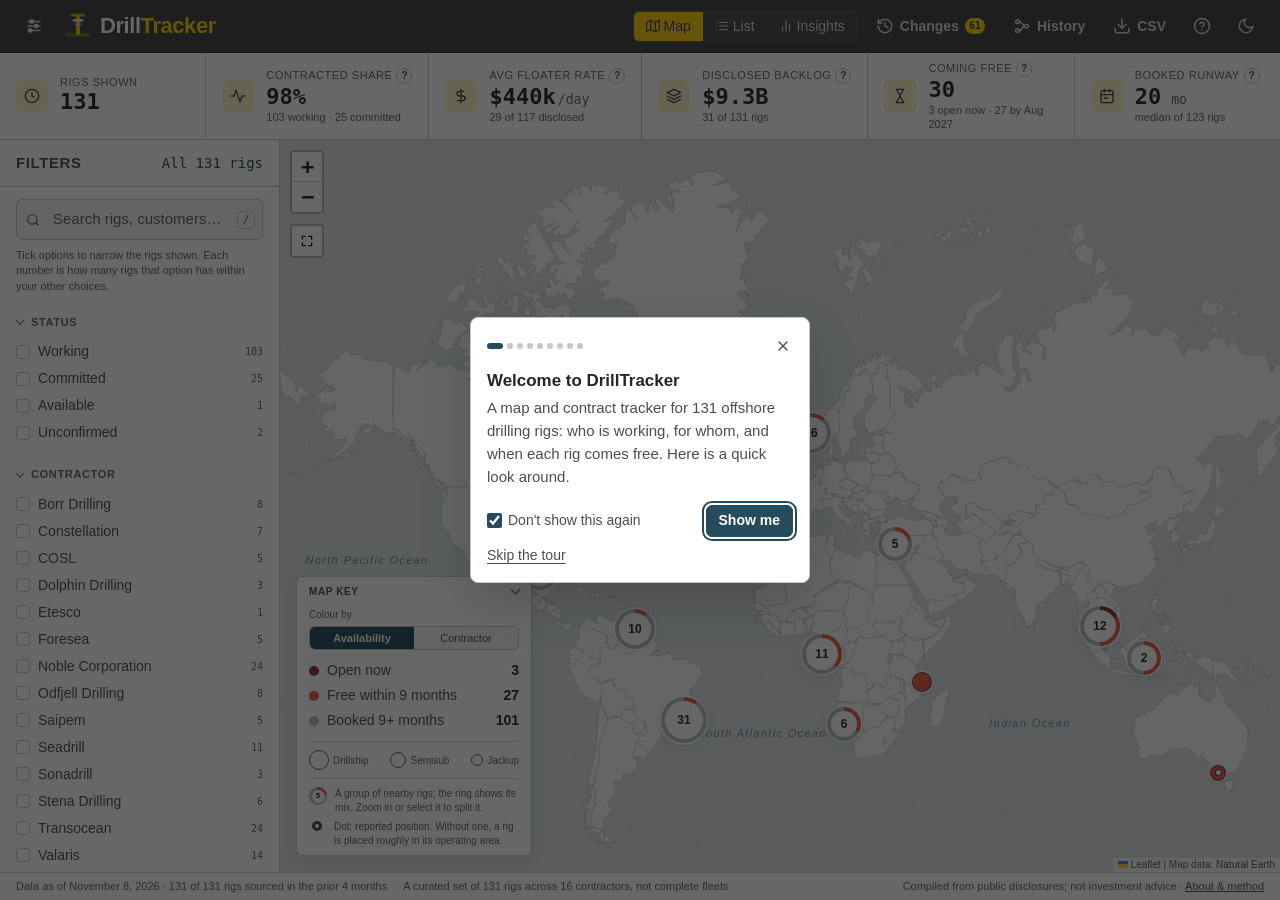
<file: index.html>
<!DOCTYPE html>
<html lang="en" data-theme="dark">
<head>
<meta charset="UTF-8">
<meta name="viewport" content="width=device-width, initial-scale=1.0">
<meta http-equiv="Content-Security-Policy" content="default-src 'self'; script-src 'self'; style-src 'self' 'unsafe-inline' https://fonts.googleapis.com; font-src https://fonts.gstatic.com; img-src 'self' data:; connect-src 'none'; object-src 'none'; base-uri 'none'; form-action 'none'">
<title>DrillTracker — Offshore Drilling Rig Map</title>
<meta name="description" content="Interactive map and contract tracker for a curated set of offshore drilling rigs, compiled from public disclosures.">
<meta name="theme-color" content="#403F3F">
<link rel="canonical" href="https://wareagle2k.github.io/drilltracker/">
<!-- link previews (Slack, LinkedIn, iMessage, X) -->
<meta property="og:type" content="website">
<meta property="og:site_name" content="DrillTracker">
<meta property="og:title" content="DrillTracker — Offshore Drilling Rig Map">
<meta property="og:description" content="Who is working, who comes free and when: contracts, day rates and availability for a curated set of offshore drilling rigs, compiled from public disclosures.">
<meta property="og:url" content="https://wareagle2k.github.io/drilltracker/">
<meta property="og:image" content="https://wareagle2k.github.io/drilltracker/og-image.png">
<meta property="og:image:width" content="1200">
<meta property="og:image:height" content="630">
<meta property="og:image:alt" content="DrillTracker: a world map of offshore rigs with contract and day-rate figures, in charcoal and CSI yellow">
<meta name="twitter:card" content="summary_large_image">
<link rel="icon" href="data:image/svg+xml,%3Csvg xmlns='http://www.w3.org/2000/svg' viewBox='0 0 32 32'%3E%3Crect x='2' y='24' width='28' height='4' rx='1' fill='%23FDCD07' opacity='0.3'/%3E%3Crect x='14' y='4' width='4' height='22' rx='1' fill='%23FDCD07'/%3E%3Crect x='10' y='8' width='12' height='3' rx='0.5' fill='%23e8ecf4' opacity='0.9'/%3E%3Crect x='12' y='13' width='8' height='2' rx='0.5' fill='%23e8ecf4' opacity='0.6'/%3E%3Crect x='8' y='2' width='16' height='3' rx='1' fill='%23FDCD07' opacity='0.7'/%3E%3Ccircle cx='16' cy='19' r='2' fill='%23FDCD07'/%3E%3C/svg%3E">

<script src="theme-init.js?v=fe26ec33"></script>

<link rel="preconnect" href="https://fonts.googleapis.com">
<link rel="preconnect" href="https://fonts.gstatic.com" crossorigin>
<link href="https://fonts.googleapis.com/css2?family=Inter:wght@400;500;600;700&family=JetBrains+Mono:wght@400;500;600&display=swap" rel="stylesheet">

<link rel="stylesheet" href="vendor/leaflet-1.9.4/leaflet.css" integrity="sha384-sHL9NAb7lN7rfvG5lfHpm643Xkcjzp4jFvuavGOndn6pjVqS6ny56CAt3nsEVT4H" />
<link rel="stylesheet" href="vendor/leaflet.markercluster-1.5.3/MarkerCluster.css" integrity="sha384-pmjIAcz2bAn0xukfxADbZIb3t8oRT9Sv0rvO+BR5Csr6Dhqq+nZs59P0pPKQJkEV" />
<link rel="stylesheet" href="vendor/leaflet.markercluster-1.5.3/MarkerCluster.Default.css" integrity="sha384-wgw+aLYNQ7dlhK47ZPK7FRACiq7ROZwgFNg0m04avm4CaXS+Z9Y7nMu8yNjBKYC+" />
<link rel="stylesheet" href="styles.css?v=8315bd1b">
</head>
<body>

<div class="app">
  <div class="sr-only" id="liveRegion" aria-live="polite" aria-atomic="true"></div>
  <!-- HEADER -->
  <header class="header">
    <div class="header-left">
      <button type="button" class="icon-btn sidebar-toggle-btn" data-action="toggle-sidebar" aria-label="Filters" aria-expanded="true" aria-controls="filterSidebar" title="Show or hide filters">
        <svg width="18" height="18" viewBox="0 0 24 24" fill="none" stroke="currentColor" stroke-width="2" stroke-linecap="round" aria-hidden="true" focusable="false"><line x1="4" y1="6" x2="20" y2="6"/><line x1="4" y1="12" x2="20" y2="12"/><line x1="4" y1="18" x2="20" y2="18"/><circle cx="9" cy="6" r="2.2" fill="var(--color-surface)"/><circle cx="15" cy="12" r="2.2" fill="var(--color-surface)"/><circle cx="7" cy="18" r="2.2" fill="var(--color-surface)"/></svg>
        <span class="filter-badge" id="filterBadge" aria-hidden="true" hidden></span>
      </button>
      <div class="logo">
        <svg width="28" height="28" viewBox="0 0 32 32" fill="none" aria-hidden="true" focusable="false">
          <rect x="2" y="24" width="28" height="4" rx="1" fill="#FDCD07" opacity="0.3"/>
          <rect x="14" y="4" width="4" height="22" rx="1" fill="#FDCD07"/>
          <rect x="10" y="8" width="12" height="3" rx="0.5" fill="#e8ecf4" opacity="0.9"/>
          <rect x="12" y="13" width="8" height="2" rx="0.5" fill="#e8ecf4" opacity="0.6"/>
          <rect x="8" y="2" width="16" height="3" rx="1" fill="#FDCD07" opacity="0.7"/>
          <circle cx="16" cy="19" r="2" fill="#FDCD07"/>
        </svg>
        <h1 class="logo-text">Drill<span>Tracker</span></h1>
      </div>
    </div>
    <div class="header-right">
      <div class="view-toggle" role="group" aria-label="View mode">
        <button type="button" class="active" data-action="set-view" data-view="map" aria-pressed="true">
          <svg width="14" height="14" viewBox="0 0 24 24" fill="none" stroke="currentColor" stroke-width="2" stroke-linecap="round" stroke-linejoin="round" aria-hidden="true" focusable="false"><polygon points="1 6 1 22 8 18 16 22 23 18 23 2 16 6 8 2 1 6"/><line x1="8" y1="2" x2="8" y2="18"/><line x1="16" y1="6" x2="16" y2="22"/></svg>
          <span>Map</span>
        </button>
        <button type="button" data-action="set-view" data-view="list" aria-pressed="false">
          <svg width="14" height="14" viewBox="0 0 24 24" fill="none" stroke="currentColor" stroke-width="2" stroke-linecap="round" aria-hidden="true" focusable="false"><line x1="8" y1="6" x2="21" y2="6"/><line x1="8" y1="12" x2="21" y2="12"/><line x1="8" y1="18" x2="21" y2="18"/><line x1="3" y1="6" x2="3.01" y2="6"/><line x1="3" y1="12" x2="3.01" y2="12"/><line x1="3" y1="18" x2="3.01" y2="18"/></svg>
          <span>List</span>
        </button>
        <button type="button" data-action="set-view" data-view="insights" aria-pressed="false">
          <svg width="14" height="14" viewBox="0 0 24 24" fill="none" stroke="currentColor" stroke-width="2" stroke-linecap="round" stroke-linejoin="round" aria-hidden="true" focusable="false"><line x1="18" y1="20" x2="18" y2="10"/><line x1="12" y1="20" x2="12" y2="4"/><line x1="6" y1="20" x2="6" y2="14"/></svg>
          <span>Insights</span>
        </button>
      </div>
      <button type="button" class="icon-btn export-btn changes-btn" id="changesBtn" data-action="open-changes" aria-haspopup="dialog" hidden>
        <svg width="18" height="18" viewBox="0 0 24 24" fill="none" stroke="currentColor" stroke-width="2" stroke-linecap="round" stroke-linejoin="round" aria-hidden="true" focusable="false"><path d="M3 12a9 9 0 1 0 9-9 9.75 9.75 0 0 0-6.74 2.74L3 8"/><path d="M3 3v5h5"/><path d="M12 7v5l4 2"/></svg>
        <span class="export-label">Changes</span>
        <span class="filter-badge" id="changesBadge" aria-hidden="true"></span>
      </button>
      <a class="icon-btn export-btn" href="history.html" aria-label="History of the drillers" title="How today's drillers came to be: mergers, spin-offs and renames">
        <svg width="18" height="18" viewBox="0 0 24 24" fill="none" stroke="currentColor" stroke-width="2" stroke-linecap="round" stroke-linejoin="round" aria-hidden="true" focusable="false"><circle cx="6" cy="6" r="2.5"/><circle cx="6" cy="18" r="2.5"/><circle cx="18" cy="12" r="2.5"/><path d="M8.5 6c4 0 4 6 7 6M8.5 18c4 0 4-6 7-6"/></svg>
        <span class="export-label">History</span>
      </a>
      <button type="button" class="icon-btn export-btn" id="exportBtn" data-action="export-csv" aria-label="Export the rigs shown to CSV" title="Export the rigs shown to CSV">
        <svg width="18" height="18" viewBox="0 0 24 24" fill="none" stroke="currentColor" stroke-width="2" stroke-linecap="round" stroke-linejoin="round" aria-hidden="true" focusable="false"><path d="M21 15v4a2 2 0 0 1-2 2H5a2 2 0 0 1-2-2v-4"/><polyline points="7 10 12 15 17 10"/><line x1="12" y1="15" x2="12" y2="3"/></svg>
        <span class="export-label">CSV</span>
      </button>
      <button type="button" class="icon-btn" id="tourBtn" aria-label="Take the tour" title="Take the tour">
        <svg width="18" height="18" viewBox="0 0 24 24" fill="none" stroke="currentColor" stroke-width="2" stroke-linecap="round" stroke-linejoin="round" aria-hidden="true" focusable="false"><circle cx="12" cy="12" r="10"/><path d="M9.1 9a3 3 0 0 1 5.8 1c0 2-3 3-3 3"/><line x1="12" y1="17" x2="12.01" y2="17"/></svg>
      </button>
      <button type="button" class="icon-btn" data-theme-toggle aria-label="Switch to light theme"></button>
    </div>
  </header>

  <div class="stale-banner" id="staleBanner" role="status" hidden></div>

  <!-- KPI STRIP -->
  <div class="kpi-strip" role="region" aria-label="Summary metrics for the rigs shown">
    <div class="kpi-item">
      <div class="kpi-icon" aria-hidden="true">
        <svg width="16" height="16" viewBox="0 0 24 24" fill="none" stroke="currentColor" stroke-width="2"><circle cx="12" cy="12" r="10"/><path d="M12 6v6l4 2"/></svg>
      </div>
      <div class="kpi-content">
        <div class="kpi-label"><span class="kpi-label-text">Rigs Shown</span></div>
        <div class="kpi-value" id="kpiRigs">0</div>
      </div>
    </div>
    <div class="kpi-item">
      <div class="kpi-icon" aria-hidden="true">
        <svg width="16" height="16" viewBox="0 0 24 24" fill="none" stroke="currentColor" stroke-width="2" stroke-linecap="round" stroke-linejoin="round"><polyline points="22 12 18 12 15 21 9 3 6 12 2 12"/></svg>
      </div>
      <div class="kpi-content">
        <div class="kpi-label"><span class="kpi-label-text">Contracted<span class="kpi-long"> Share</span></span>
          <button type="button" class="kpi-help" aria-label="About the Contracted Share metric" aria-expanded="false" aria-controls="kpiUtilHelp" aria-describedby="kpiUtilHelp">?</button></div>
        <div class="kpi-value" id="kpiUtil">—</div>
        <div class="kpi-note" id="kpiUtilNote"></div>
        <div class="kpi-help-text" id="kpiUtilHelp" hidden>Share of the rigs shown that are working or have a contract that has not started yet. This is a curated set with no stacked rigs, so it is not a market utilization figure.</div>
      </div>
    </div>
    <div class="kpi-item">
      <div class="kpi-icon" aria-hidden="true">
        <svg width="16" height="16" viewBox="0 0 24 24" fill="none" stroke="currentColor" stroke-width="2"><line x1="12" y1="1" x2="12" y2="23"/><path d="M17 5H9.5a3.5 3.5 0 0 0 0 7h5a3.5 3.5 0 0 1 0 7H6"/></svg>
      </div>
      <div class="kpi-content">
        <div class="kpi-label"><span class="kpi-label-text"><span class="kpi-long">Avg </span>Floater Rate</span>
          <button type="button" class="kpi-help" aria-label="About the Average Floater Rate metric" aria-expanded="false" aria-controls="kpiRateHelp" aria-describedby="kpiRateHelp">?</button></div>
        <div class="kpi-value"><span id="kpiRate">—</span><span class="kpi-unit" id="kpiRateUnit">/day</span></div>
        <div class="kpi-note" id="kpiRateNote"></div>
        <div class="kpi-help-text" id="kpiRateHelp" hidden>Mean day rate of the drillships and semisubmersibles shown that have a disclosed rate, using the current contract (or the next one, for rigs not yet working). Jackups are left out because they earn a fraction of a floater's rate. Insights compares the median rate running now with rates starting later.</div>
      </div>
    </div>
    <div class="kpi-item">
      <div class="kpi-icon" aria-hidden="true">
        <svg width="16" height="16" viewBox="0 0 24 24" fill="none" stroke="currentColor" stroke-width="2" stroke-linecap="round" stroke-linejoin="round"><polygon points="12 2 2 7 12 12 22 7 12 2"/><polyline points="2 17 12 22 22 17"/><polyline points="2 12 12 17 22 12"/></svg>
      </div>
      <div class="kpi-content">
        <div class="kpi-label"><span class="kpi-label-text"><span class="kpi-long">Disclosed </span>Backlog</span>
          <button type="button" class="kpi-help" aria-label="About the Disclosed Backlog metric" aria-expanded="false" aria-controls="kpiBacklogHelp" aria-describedby="kpiBacklogHelp">?</button></div>
        <div class="kpi-value" id="kpiBacklog">—</div>
        <div class="kpi-note" id="kpiBacklogNote"></div>
        <div class="kpi-help-text" id="kpiBacklogHelp" hidden>Firm contracts with a disclosed rate only: remaining days × day rate.</div>
      </div>
    </div>
    <div class="kpi-item">
      <div class="kpi-icon" aria-hidden="true">
        <svg width="16" height="16" viewBox="0 0 24 24" fill="none" stroke="currentColor" stroke-width="2" stroke-linecap="round" stroke-linejoin="round"><path d="M6 2h12M6 22h12M7 2c0 5 5 6 5 10s-5 5-5 10M17 2c0 5-5 6-5 10s5 5 5 10"/></svg>
      </div>
      <div class="kpi-content">
        <div class="kpi-label"><span class="kpi-label-text">Coming Free</span>
          <button type="button" class="kpi-help" aria-label="About the Coming free metric" aria-expanded="false" aria-controls="kpiFreeHelp" aria-describedby="kpiFreeHelp">?</button></div>
        <div class="kpi-value" id="kpiFree">—</div>
        <div class="kpi-note" id="kpiFreeNote"></div>
        <div class="kpi-help-text" id="kpiFreeHelp" hidden></div>
      </div>
    </div>
    <div class="kpi-item">
      <div class="kpi-icon" aria-hidden="true">
        <svg width="16" height="16" viewBox="0 0 24 24" fill="none" stroke="currentColor" stroke-width="2" stroke-linecap="round" stroke-linejoin="round"><rect x="3" y="4" width="18" height="18" rx="2"/><path d="M16 2v4M8 2v4M3 10h18M8 15h5"/></svg>
      </div>
      <div class="kpi-content">
        <div class="kpi-label"><span class="kpi-label-text"><span class="kpi-long">Booked </span>Runway</span>
          <button type="button" class="kpi-help" aria-label="About the Booked runway metric" aria-expanded="false" aria-controls="kpiRunwayHelp" aria-describedby="kpiRunwayHelp">?</button></div>
        <div class="kpi-value"><span id="kpiRunway">—</span><span class="kpi-unit" id="kpiRunwayUnit"> mo</span></div>
        <div class="kpi-note" id="kpiRunwayNote"></div>
        <div class="kpi-help-text" id="kpiRunwayHelp" hidden></div>
      </div>
    </div>
  </div>

  <!-- MAIN CONTENT -->
  <main class="main-content">
    <!-- FILTER SIDEBAR -->
    <aside class="filter-sidebar" id="filterSidebar" aria-label="Filters">
      <div class="filter-header">
        <h2>Filters</h2>
        <span class="filter-count" id="filterCount" aria-live="polite" aria-atomic="true"></span>
        <button type="button" class="filter-clear-all" id="clearAllFilters" data-action="reset-filters" hidden>Clear all</button>
      </div>
      <div class="filter-body">
        <div class="filter-section">
          <div class="search-wrapper">
            <svg class="search-icon" width="14" height="14" viewBox="0 0 24 24" fill="none" stroke="currentColor" stroke-width="2" stroke-linecap="round" aria-hidden="true" focusable="false"><circle cx="11" cy="11" r="8"/><path d="m21 21-4.35-4.35"/></svg>
            <input type="text" class="search-input" id="searchInput" placeholder="Search rigs, customers…" aria-label="Search rigs by name, contractor, owner, customer, location, type, status, or notes">
            <kbd class="search-key" aria-hidden="true" title="Press / to search">/</kbd>
            <button type="button" class="search-clear" id="searchClear" data-action="clear-search" aria-label="Clear search" hidden>
              <svg width="12" height="12" viewBox="0 0 24 24" fill="none" stroke="currentColor" stroke-width="2.5" stroke-linecap="round" aria-hidden="true" focusable="false"><line x1="18" y1="6" x2="6" y2="18"/><line x1="6" y1="6" x2="18" y2="18"/></svg>
            </button>
          </div>
        </div>

        <div class="active-filters" id="activeFilters" hidden>
          <div class="filter-chips" aria-label="Active filters"></div>
        </div>
        <p class="filter-hint">Tick options to narrow the rigs shown. Each number is how many rigs that option has within your other choices.</p>

        <div class="filter-section filter-group" data-group="status">
          <div class="filter-section-head">
            <button type="button" class="filter-section-toggle" aria-expanded="true" aria-controls="statusFilters">
              <span class="filter-section-title">Status</span><span class="filter-summary-note" aria-live="polite"></span>
            </button>
            <button type="button" class="filter-group-clear" data-action="clear-group" data-group="statusFilters" aria-label="Clear status filters" hidden>Clear</button>
          </div>
          <div id="statusFilters" class="filter-options" role="group" aria-label="Status"></div>
        </div>
        <div class="filter-section filter-group" data-group="contractor">
          <div class="filter-section-head">
            <button type="button" class="filter-section-toggle" aria-expanded="true" aria-controls="contractorFilters">
              <span class="filter-section-title">Contractor</span><span class="filter-summary-note" aria-live="polite"></span>
            </button>
            <button type="button" class="filter-group-clear" data-action="clear-group" data-group="contractorFilters" aria-label="Clear contractor filters" hidden>Clear</button>
          </div>
          <div id="contractorFilters" class="filter-options" role="group" aria-label="Contractor"></div>
        </div>
        <div class="filter-section filter-group" data-group="type">
          <div class="filter-section-head">
            <button type="button" class="filter-section-toggle" aria-expanded="true" aria-controls="typeFilters">
              <span class="filter-section-title">Rig type</span><span class="filter-summary-note" aria-live="polite"></span>
            </button>
            <button type="button" class="filter-group-clear" data-action="clear-group" data-group="typeFilters" aria-label="Clear rig type filters" hidden>Clear</button>
          </div>
          <div id="typeFilters" class="filter-options" role="group" aria-label="Rig type"></div>
        </div>
        <div class="filter-section filter-group" data-group="region">
          <div class="filter-section-head">
            <button type="button" class="filter-section-toggle" aria-expanded="true" aria-controls="regionFilters">
              <span class="filter-section-title">Region</span><span class="filter-summary-note" aria-live="polite"></span>
            </button>
            <button type="button" class="filter-group-clear" data-action="clear-group" data-group="regionFilters" aria-label="Clear region filters" hidden>Clear</button>
          </div>
          <div id="regionFilters" class="filter-options" role="group" aria-label="Region"></div>
        </div>
        <div class="filter-section filter-group" data-group="country">
          <div class="filter-section-head">
            <button type="button" class="filter-section-toggle" aria-expanded="false" aria-controls="countryFilters">
              <span class="filter-section-title">Country</span><span class="filter-summary-note" aria-live="polite"></span>
            </button>
            <button type="button" class="filter-group-clear" data-action="clear-group" data-group="countryFilters" aria-label="Clear country filters" hidden>Clear</button>
          </div>
          <div id="countryFilters" class="filter-options" role="group" aria-label="Country" hidden></div>
        </div>


      </div>
      <div class="filter-footer">
        <button type="button" class="filter-done" data-action="toggle-sidebar" id="filterDone">Show rigs</button>
      </div>
    </aside>

    <!-- Backdrop shown behind the sidebar on small screens; tap to dismiss -->
    <button type="button" class="sidebar-backdrop" id="sidebarBackdrop" data-action="toggle-sidebar" aria-label="Close filters" tabindex="-1" hidden></button>

    <!-- MAP -->
    <div class="map-container" id="mapContainer">
      <div id="map"></div>

      <div class="map-legend" id="mapLegend">
        <button type="button" class="legend-head legend-toggle" data-action="toggle-legend" aria-expanded="true" aria-controls="legendCollapsible">
          <span class="legend-heading">Map key</span>
          <span class="legend-chevron" aria-hidden="true"></span>
        </button>
        <div class="legend-collapsible" id="legendCollapsible">
          <div class="legend-modes-label" id="legendModesLabel">Colour by</div>
          <div class="legend-modes" role="group" aria-labelledby="legendModesLabel">
            <button type="button" class="legend-mode" data-action="color-mode" data-mode="availability" aria-pressed="true">Availability</button>
            <button type="button" class="legend-mode" data-action="color-mode" data-mode="contractor" aria-pressed="false">Contractor</button>
          </div>
          <div class="legend-body"></div>
          <div class="legend-sizes" aria-label="Marker size, or zoomed in its shape, shows the rig type">
            <span><i class="legend-size" style="width:20px;height:20px"></i><i class="legend-icon rig-icon rig-icon--drillship"></i>Drillship</span>
            <span><i class="legend-size" style="width:16px;height:16px"></i><i class="legend-icon rig-icon rig-icon--semisub"></i>Semisub</span>
            <span><i class="legend-size" style="width:12px;height:12px"></i><i class="legend-icon rig-icon rig-icon--jackup"></i>Jackup</span>
          </div>
          <div class="legend-note">
            <div class="legend-note-row"><span class="legend-cluster" id="legendCluster" aria-hidden="true"><span>5</span></span>A group of nearby rigs; the ring shows its mix. Zoom in or select it to split it.</div>
            <div class="legend-note-row"><span class="legend-dot legend-dot--reported" aria-hidden="true"></span>Dot: reported position. Without one, a rig is placed roughly in its operating area.</div>
          </div>
        </div>
      </div>

      <div class="filter-pill" id="filterPill" hidden>
        <span id="filterPillText"></span>
        <button type="button" data-action="reset-filters">Clear filters</button>
      </div>

      <div class="empty-state" id="emptyState" hidden>
        <svg width="40" height="40" viewBox="0 0 24 24" fill="none" stroke="currentColor" stroke-width="1.5" aria-hidden="true"><circle cx="11" cy="11" r="8"/><path d="m21 21-4.35-4.35"/></svg>
        <div class="empty-title" id="emptyTitle">No rigs match your filters</div>
        <button type="button" class="btn-reset" data-action="reset-filters">Clear search and filters</button>
      </div>

    </div>

    <!-- LIST VIEW -->
    <div class="list-view" id="listView">
      <div class="list-toolbar">
        <span class="list-count" id="listCount"></span>
        <span class="list-key" title="Coming free: the open-now and free-within-9-months markers on the map">
          <span class="list-key-item"><span class="list-key-mark list-key-mark--open" aria-hidden="true"></span>Open now <strong id="listOpenCount"></strong></span>
          <span class="list-key-item"><span class="list-key-mark list-key-mark--near" aria-hidden="true"></span>Free within 9 months <strong id="listNearCount"></strong></span>
        </span>
        <label class="list-sort">Sort by
          <select id="listSort">
            <option value="name">Rig Name</option>
            <option value="contractor">Contractor</option>
            <option value="type">Type</option>
            <option value="location">Location</option>
            <option value="customer">Customer</option>
            <option value="dayRate">Day Rate</option>
            <option value="bookedTo">Booked To</option>
            <option value="status">Status</option>
          </select>
          <button type="button" class="list-sort-dir" id="listSortDir" aria-label="Reverse sort order">↑</button>
        </label>
      </div>
      <div class="list-table-wrapper">
        <table class="list-table" role="table">
          <caption class="sr-only">Rigs matching the current filters. Rows with a coloured edge are coming free: open now or free within nine months, in the map's colours. Select a rig to see its details.</caption>
          <thead role="rowgroup">
            <tr role="row">
              <th scope="col" role="columnheader" class="col-name" data-field="name" aria-sort="none"><button type="button" class="th-btn" data-action="sort" data-field="name"><span class="th-label">Rig Name</span> <span class="sort-arrow" aria-hidden="true">↕</span></button></th>
              <th scope="col" role="columnheader" class="col-contractor" data-field="contractor" aria-sort="none"><button type="button" class="th-btn" data-action="sort" data-field="contractor"><span class="th-label">Contractor</span> <span class="sort-arrow" aria-hidden="true">↕</span></button></th>
              <th scope="col" role="columnheader" class="col-type" data-field="type" aria-sort="none"><button type="button" class="th-btn" data-action="sort" data-field="type"><span class="th-label">Type</span> <span class="sort-arrow" aria-hidden="true">↕</span></button></th>
              <th scope="col" role="columnheader" class="col-location" data-field="location" aria-sort="none"><button type="button" class="th-btn" data-action="sort" data-field="location"><span class="th-label">Location</span> <span class="sort-arrow" aria-hidden="true">↕</span></button></th>
              <th scope="col" role="columnheader" class="col-customer" data-field="customer" aria-sort="none"><button type="button" class="th-btn" data-action="sort" data-field="customer"><span class="th-label">Customer</span> <span class="sort-arrow" aria-hidden="true">↕</span></button></th>
              <th scope="col" role="columnheader" class="col-dayRate" data-field="dayRate" aria-sort="none"><button type="button" class="th-btn" data-action="sort" data-field="dayRate"><span class="th-label"><span class="th-long">Day </span>Rate</span> <span class="sort-arrow" aria-hidden="true">↕</span></button></th>
              <th scope="col" role="columnheader" class="col-bookedTo" data-field="bookedTo" aria-sort="none"><button type="button" class="th-btn" data-action="sort" data-field="bookedTo"><span class="th-label">Booked To</span> <span class="sort-arrow" aria-hidden="true">↕</span></button></th>
              <th scope="col" role="columnheader" class="col-status" data-field="status" aria-sort="none"><button type="button" class="th-btn" data-action="sort" data-field="status"><span class="th-label">Status</span> <span class="sort-arrow" aria-hidden="true">↕</span></button></th>
            </tr>
          </thead>
          <tbody id="listTableBody" role="rowgroup"></tbody>
        </table>
      </div>
    </div>

    <!-- INSIGHTS VIEW -->
    <div class="insights-view" id="insightsView">
      <div class="insights-scroll" id="insightsScroll"></div>
    </div>

    <!-- DETAIL PANEL: a non-modal region over whichever view is showing -->
    <section class="detail-panel" id="detailPanel" aria-labelledby="detailName">
      <div class="detail-header">
        <div>
          <h2 class="detail-rig-name" id="detailName">—</h2>
          <div class="detail-contractor" id="detailContractor">—</div>
        </div>
        <div class="detail-actions">
          <button type="button" class="detail-map-btn" id="detailMapBtn" data-action="show-on-map" aria-label="Show on map" hidden>
            <svg width="14" height="14" viewBox="0 0 24 24" fill="none" stroke="currentColor" stroke-width="2" stroke-linecap="round" stroke-linejoin="round" aria-hidden="true" focusable="false"><path d="M12 21.7C17.3 17 20 13 20 10a8 8 0 1 0-16 0c0 3 2.7 7 8 11.7z"/><circle cx="12" cy="10" r="3"/></svg>
            Map
          </button>
          <button type="button" class="detail-close" id="detailClose" data-action="close-detail" aria-label="Close rig details">
            <svg width="18" height="18" viewBox="0 0 24 24" fill="none" stroke="currentColor" stroke-width="2" stroke-linecap="round" aria-hidden="true" focusable="false"><line x1="18" y1="6" x2="6" y2="18"/><line x1="6" y1="6" x2="18" y2="18"/></svg>
          </button>
        </div>
      </div>
      <div class="detail-body" id="detailBody" tabindex="0"></div>
      <div class="detail-footer" id="detailFooter" hidden>
        <button type="button" class="detail-step" id="detailPrev" data-action="detail-step" data-step="-1">
          <svg width="14" height="14" viewBox="0 0 24 24" fill="none" stroke="currentColor" stroke-width="2" stroke-linecap="round" stroke-linejoin="round" aria-hidden="true" focusable="false"><polyline points="15 18 9 12 15 6"/></svg>
          Previous
        </button>
        <span class="detail-pos" id="detailPos"></span>
        <button type="button" class="detail-step" id="detailNext" data-action="detail-step" data-step="1">
          Next
          <svg width="14" height="14" viewBox="0 0 24 24" fill="none" stroke="currentColor" stroke-width="2" stroke-linecap="round" stroke-linejoin="round" aria-hidden="true" focusable="false"><polyline points="9 18 15 12 9 6"/></svg>
        </button>
      </div>
    </section>
  </main>

  <footer class="footer">
    <span class="footer-data" id="footerAsOf"></span>
    <span class="footer-scope" id="footerScope"></span>
    <span class="footer-legal">Compiled from public disclosures; not investment advice ·
      <a href="https://github.com/WarEagle2k/drilltracker#readme" target="_blank" rel="noopener">About &amp; method</a><span class="footer-tour"> ·
      <button type="button" class="footer-tour-btn" id="exportFooterBtn" data-action="export-csv">Export CSV</button> ·
      <button type="button" class="footer-tour-btn" id="tourFooterBtn">Take the tour</button></span></span>
  </footer>
</div>

<dialog class="changes-dialog" id="changesDialog" aria-labelledby="changesTitle">
  <div class="changes-head">
    <h2 id="changesTitle">Changes</h2>
    <button type="button" class="detail-close" data-action="close-changes" aria-label="Close changes">
      <svg width="18" height="18" viewBox="0 0 24 24" fill="none" stroke="currentColor" stroke-width="2" stroke-linecap="round" aria-hidden="true" focusable="false"><line x1="18" y1="6" x2="6" y2="18"/><line x1="6" y1="6" x2="18" y2="18"/></svg>
    </button>
  </div>
  <div class="changes-body" id="changesBody"></div>
</dialog>

<dialog class="tour-dialog" id="tourDialog" aria-labelledby="tourTitle" aria-describedby="tourBody">
  <div class="tour-spot" id="tourSpot" aria-hidden="true"></div>
  <svg class="tour-pointer" id="tourPointer" width="30" height="34" viewBox="0 0 30 34" aria-hidden="true" focusable="false" hidden>
    <circle class="tour-pointer-ripple" cx="4" cy="4" r="10"/>
    <path d="M4 4 L4 27 L10.5 21 L15 31 L19.5 29 L15 19.5 L24 19.5 Z" class="tour-pointer-arrow"/>
  </svg>
  <div class="tour-card" id="tourCard">
    <div class="tour-card-head">
      <div class="tour-dots" id="tourDots" aria-hidden="true"></div>
      <span class="sr-only" id="tourProgress"></span>
      <button type="button" class="icon-btn tour-close" id="tourClose" aria-label="Close the tour">
        <svg width="16" height="16" viewBox="0 0 24 24" fill="none" stroke="currentColor" stroke-width="2" stroke-linecap="round" aria-hidden="true" focusable="false"><line x1="18" y1="6" x2="6" y2="18"/><line x1="6" y1="6" x2="18" y2="18"/></svg>
      </button>
    </div>
    <h2 class="tour-title" id="tourTitle"></h2>
    <p class="tour-body" id="tourBody"></p>
    <div class="tour-actions">
      <label class="tour-dontshow"><input type="checkbox" id="tourDontShow" checked> Don't show this again</label>
      <div class="tour-buttons">
        <button type="button" class="tour-btn" id="tourBack">Back</button>
        <button type="button" class="tour-btn tour-btn--primary" id="tourNext">Next</button>
      </div>
    </div>
    <button type="button" class="tour-skip" id="tourSkip">Skip the tour</button>
  </div>
</dialog>

<script src="vendor/leaflet-1.9.4/leaflet.js" integrity="sha384-cxOPjt7s7Iz04uaHJceBmS+qpjv2JkIHNVcuOrM+YHwZOmJGBXI00mdUXEq65HTH"></script>
<script src="vendor/leaflet.markercluster-1.5.3/leaflet.markercluster.js" integrity="sha384-eXVCORTRlv4FUUgS/xmOyr66XBVraen8ATNLMESp92FKXLAMiKkerixTiBvXriZr"></script>
<script src="basemap.js?v=5385baf5"></script>
<script src="rigs.js?v=0e0ef752"></script>
<script src="changes.js?v=3e9b1aa6"></script>
<script src="app.js?v=191b7785"></script>
<script src="insights.js?v=82176275"></script>
<script src="tour.js?v=05055f34"></script>
</body>
</html>
</file>
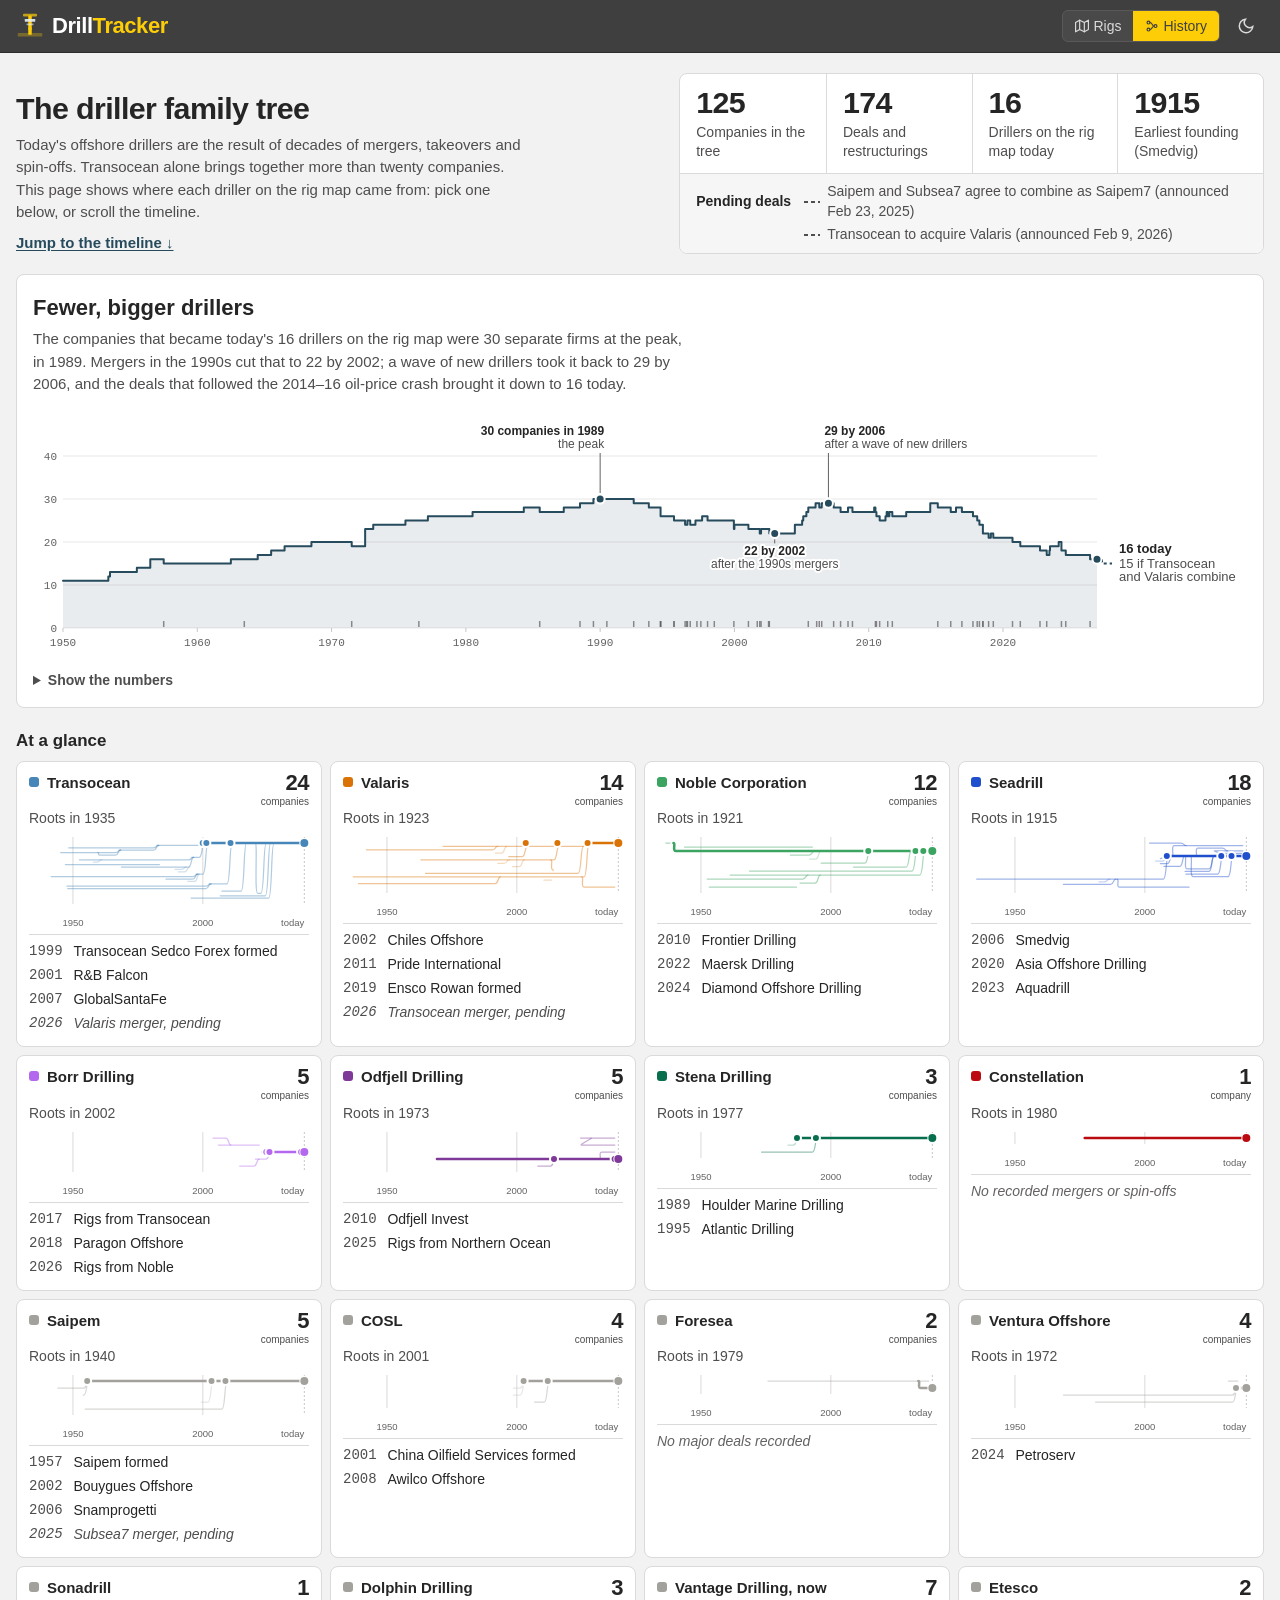
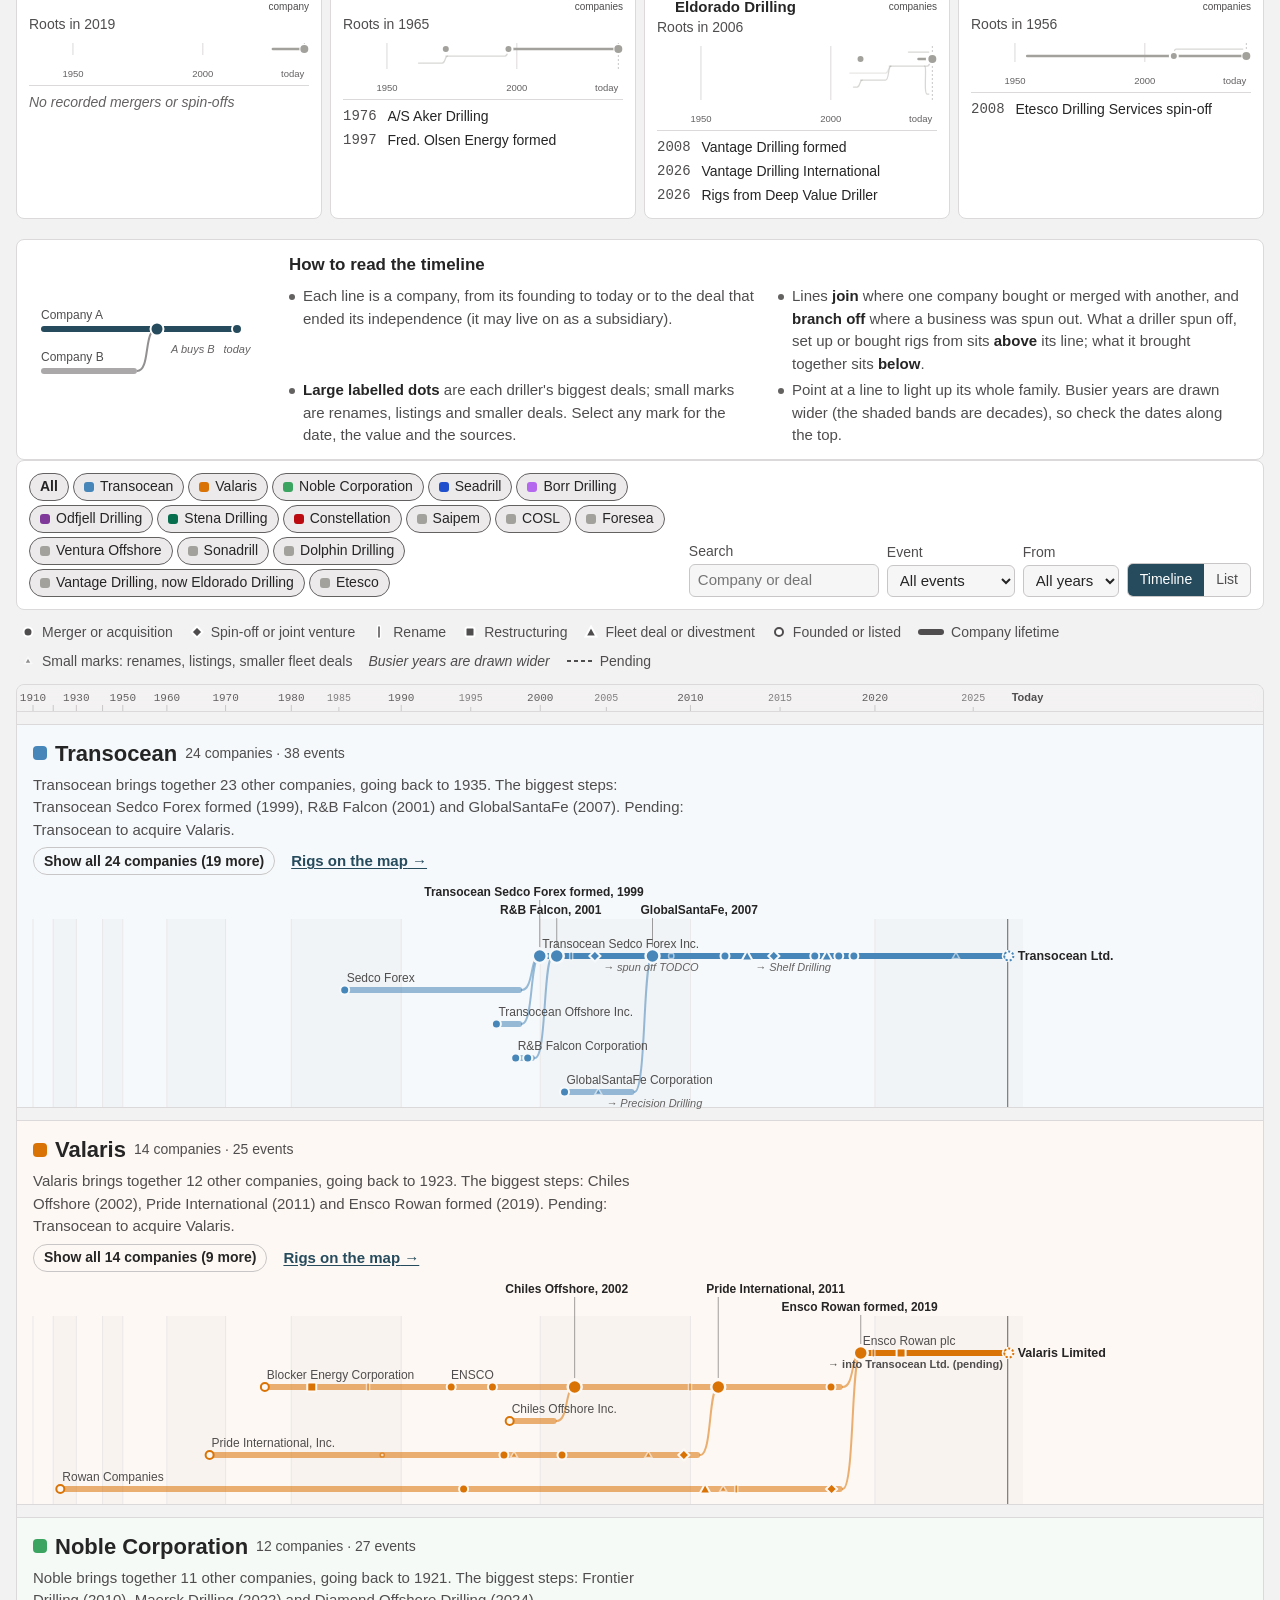
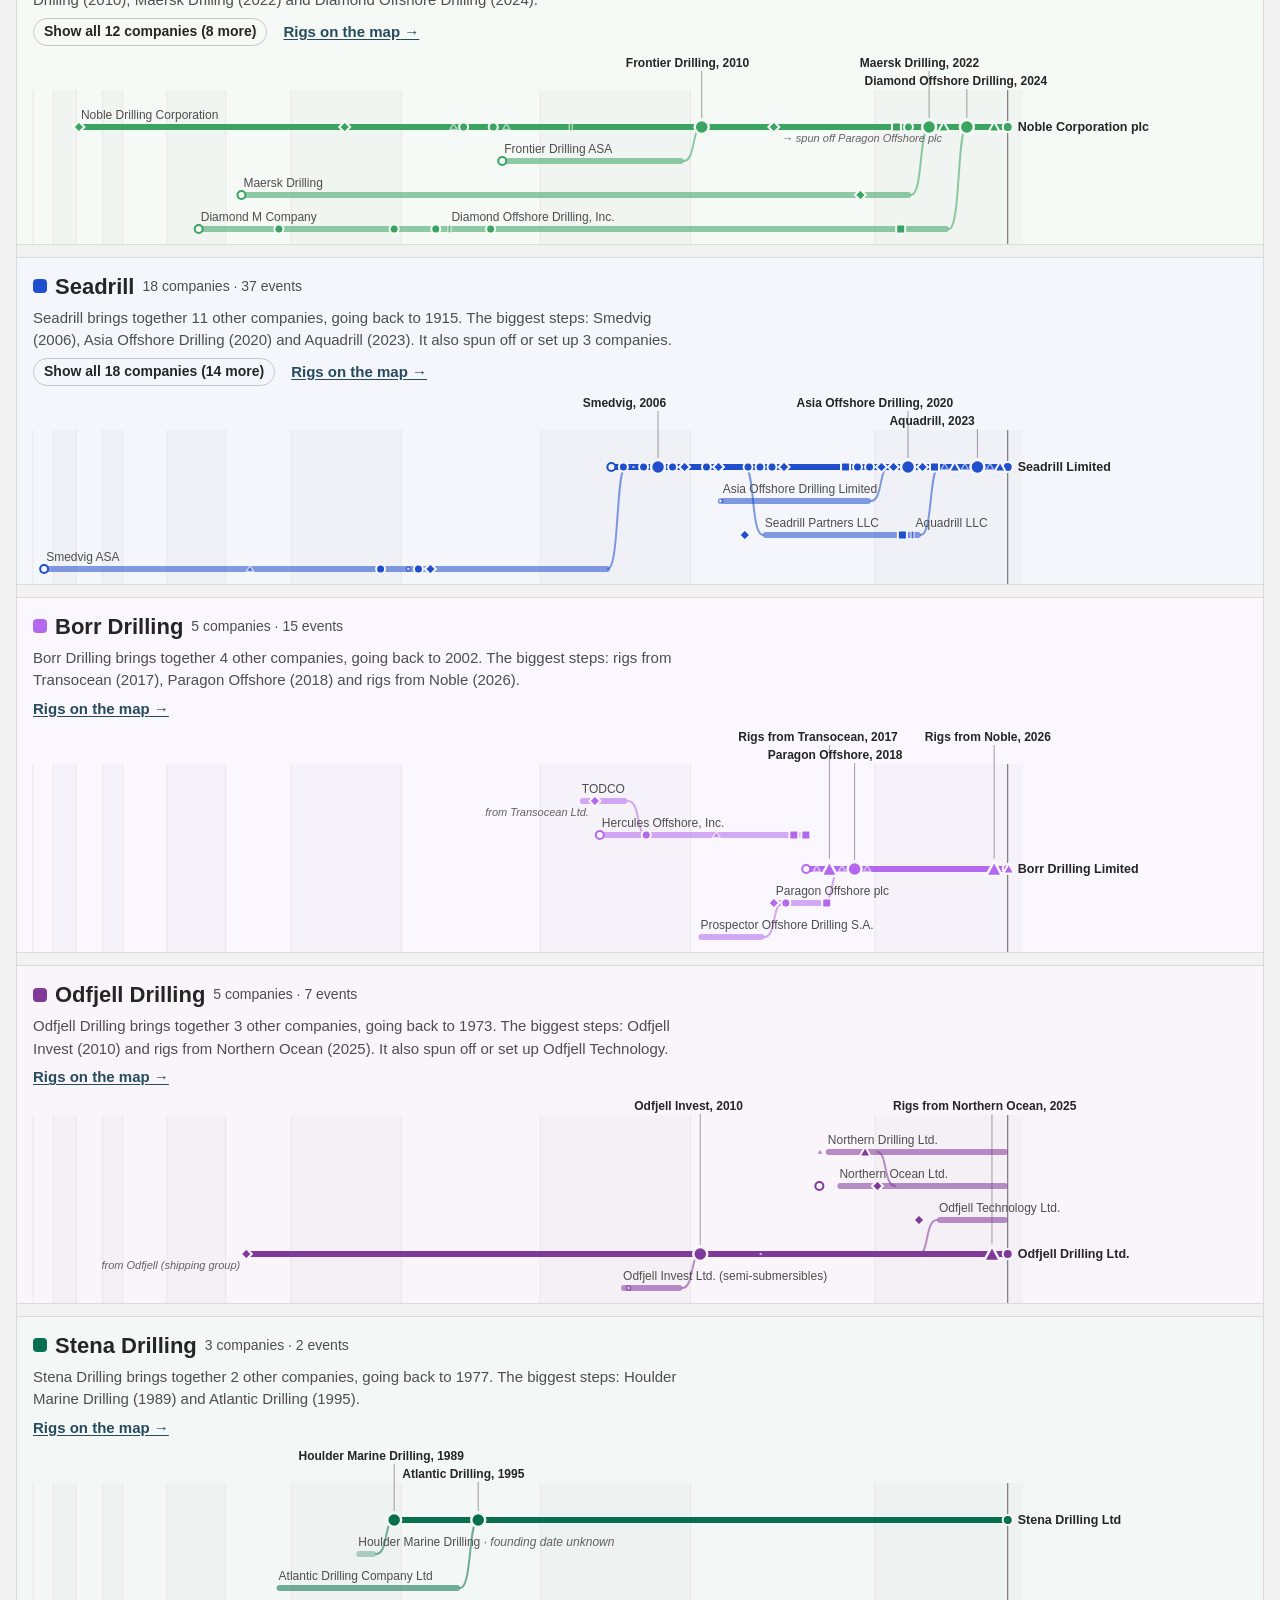
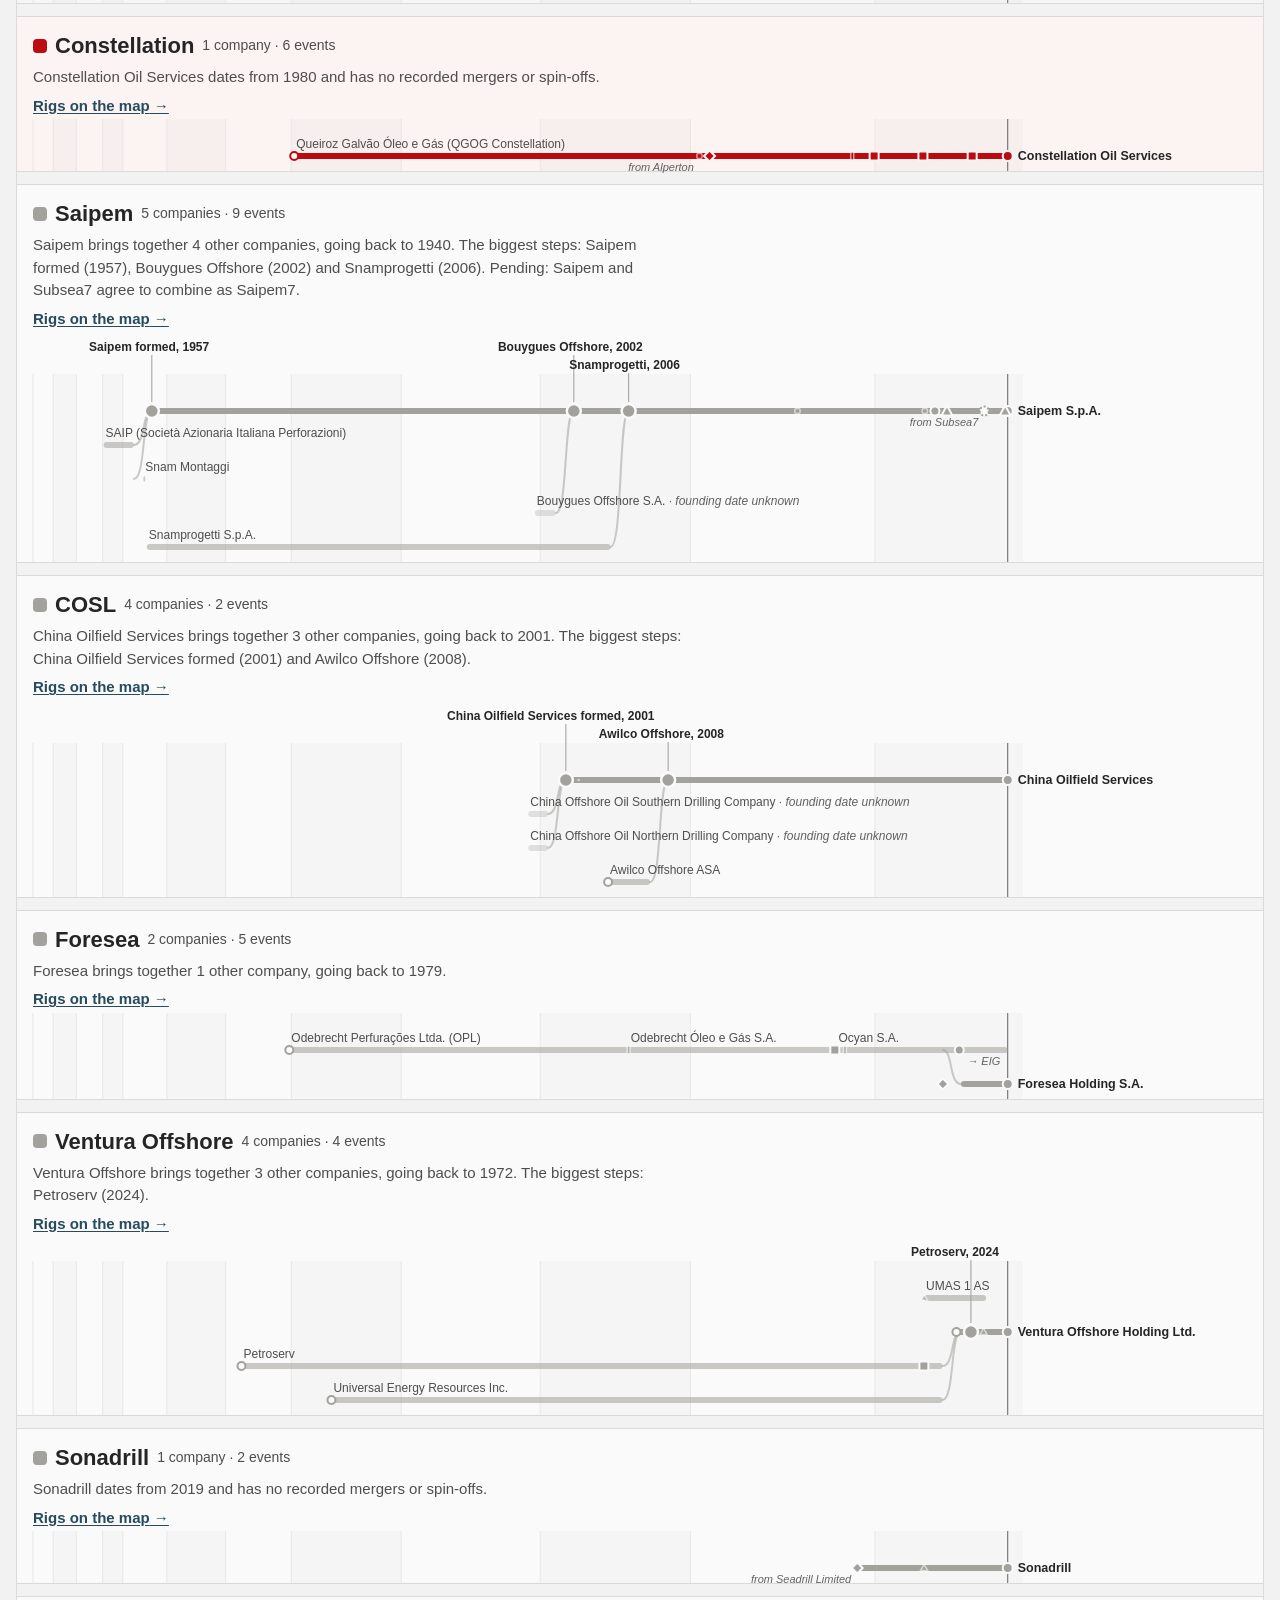
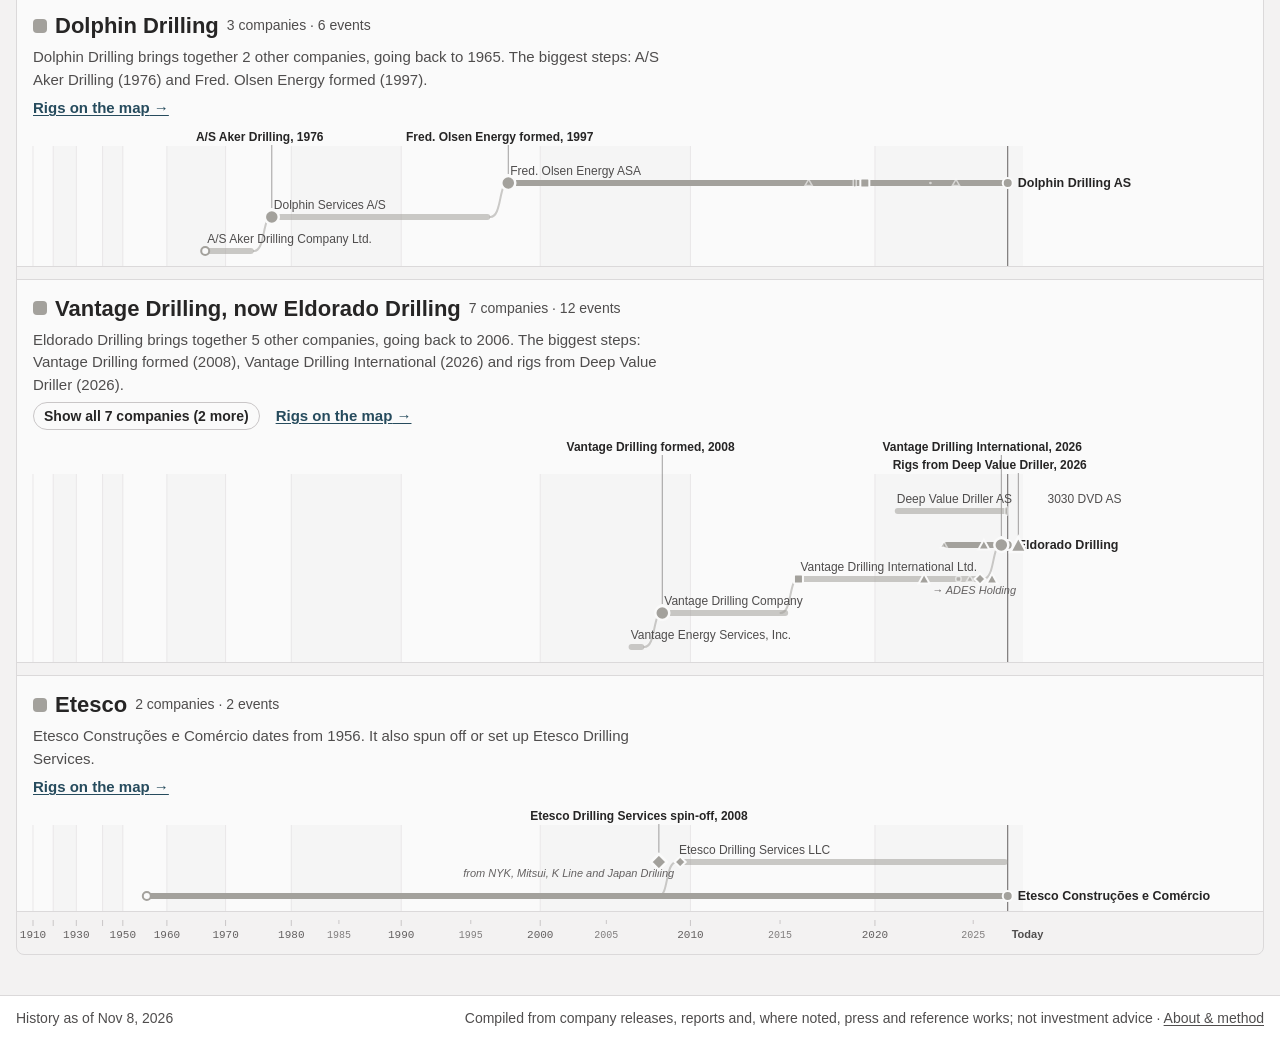
<file: history.html>
<!DOCTYPE html>
<html lang="en" class="hx-page" data-theme="dark">
<head>
<meta charset="UTF-8">
<meta name="viewport" content="width=device-width, initial-scale=1.0">
<meta http-equiv="Content-Security-Policy" content="default-src 'self'; script-src 'self'; style-src 'self' 'unsafe-inline' https://fonts.googleapis.com; font-src https://fonts.gstatic.com; img-src 'self' data:; connect-src 'self'; base-uri 'self'; form-action 'none'; object-src 'none'">
<title>DrillTracker — Driller Family Tree</title>
<meta name="description" content="How today's offshore drilling contractors came to be: the mergers, acquisitions, spin-offs, renames and restructurings behind each one, as far back as the sources go.">
<meta name="theme-color" content="#403F3F">
<link rel="canonical" href="https://wareagle2k.github.io/drilltracker/history.html">
<meta property="og:type" content="website">
<meta property="og:site_name" content="DrillTracker">
<meta property="og:title" content="DrillTracker — Driller Family Tree">
<meta property="og:description" content="The mergers, acquisitions, spin-offs and restructurings behind today's offshore drillers, on one timeline.">
<meta property="og:url" content="https://wareagle2k.github.io/drilltracker/history.html">
<meta property="og:image" content="https://wareagle2k.github.io/drilltracker/og-image.png">
<link rel="icon" href="data:image/svg+xml,%3Csvg xmlns='http://www.w3.org/2000/svg' viewBox='0 0 32 32'%3E%3Crect x='2' y='24' width='28' height='4' rx='1' fill='%23FDCD07' opacity='0.3'/%3E%3Crect x='14' y='4' width='4' height='22' rx='1' fill='%23FDCD07'/%3E%3Crect x='8' y='2' width='16' height='3' rx='1' fill='%23FDCD07' opacity='0.7'/%3E%3C/svg%3E">

<script src="theme-init.js?v=fe26ec33"></script>

<link rel="preconnect" href="https://fonts.googleapis.com">
<link rel="preconnect" href="https://fonts.gstatic.com" crossorigin>
<link href="https://fonts.googleapis.com/css2?family=Inter:wght@400;500;600;700&family=JetBrains+Mono:wght@400;500;600&display=swap" rel="stylesheet">
<link rel="stylesheet" href="styles.css?v=8315bd1b">
<link rel="stylesheet" href="history.css?v=48d1fb3a">
</head>
<body>

<div class="sr-only" id="hxLive" aria-live="polite" aria-atomic="true"></div>

<header class="header">
  <div class="header-left">
    <a class="logo hx-logo-link" href="index.html" aria-label="DrillTracker rig map">
      <svg width="28" height="28" viewBox="0 0 32 32" fill="none" aria-hidden="true" focusable="false">
        <rect x="2" y="24" width="28" height="4" rx="1" fill="#FDCD07" opacity="0.3"/>
        <rect x="14" y="4" width="4" height="22" rx="1" fill="#FDCD07"/>
        <rect x="10" y="8" width="12" height="3" rx="0.5" fill="#e8ecf4" opacity="0.9"/>
        <rect x="12" y="13" width="8" height="2" rx="0.5" fill="#e8ecf4" opacity="0.6"/>
        <rect x="8" y="2" width="16" height="3" rx="1" fill="#FDCD07" opacity="0.7"/>
        <circle cx="16" cy="19" r="2" fill="#FDCD07"/>
      </svg>
      <span class="logo-text">Drill<span>Tracker</span></span>
    </a>
  </div>
  <div class="header-right">
    <nav class="view-toggle" aria-label="Pages">
      <a href="index.html">
        <svg width="14" height="14" viewBox="0 0 24 24" fill="none" stroke="currentColor" stroke-width="2" stroke-linecap="round" stroke-linejoin="round" aria-hidden="true" focusable="false"><polygon points="1 6 1 22 8 18 16 22 23 18 23 2 16 6 8 2 1 6"/><line x1="8" y1="2" x2="8" y2="18"/><line x1="16" y1="6" x2="16" y2="22"/></svg>
        <span>Rigs</span>
      </a>
      <a href="history.html" class="active" aria-current="page">
        <svg width="14" height="14" viewBox="0 0 24 24" fill="none" stroke="currentColor" stroke-width="2" stroke-linecap="round" stroke-linejoin="round" aria-hidden="true" focusable="false"><circle cx="6" cy="6" r="2.5"/><circle cx="6" cy="18" r="2.5"/><circle cx="18" cy="12" r="2.5"/><path d="M8.5 6c4 0 4 6 7 6M8.5 18c4 0 4-6 7-6"/></svg>
        <span>History</span>
      </a>
    </nav>
    <button type="button" class="icon-btn" data-theme-toggle aria-label="Switch to light theme"></button>
  </div>
</header>

<main class="hx-main" id="hxMain">
  <section class="hx-intro" aria-labelledby="hxTitle">
    <div class="hx-intro-text">
      <h1 id="hxTitle">The driller family tree</h1>
      <p>Today's offshore drillers are the result of decades of mergers, takeovers and spin-offs. Transocean alone brings together more than twenty companies. This page shows where each driller on the rig map came from: pick one below, or scroll the timeline.</p>
      <p><a class="hx-jump" id="hxJump" href="#hxToolbar">Jump to the timeline <span aria-hidden="true">&darr;</span></a></p>
    </div>
    <dl class="hx-stats" id="hxStats"></dl>
  </section>

  <section class="hx-consol" aria-labelledby="hxConsolTitle">
    <div class="hx-consol-head">
      <h2 id="hxConsolTitle" class="hx-section-title">Fewer, bigger drillers</h2>
      <p class="hx-consol-dek" id="hxConsolDek"></p>
    </div>
    <div class="hx-consol-chart" id="hxConsol"></div>
    <details class="hx-consol-table">
      <summary>Show the numbers</summary>
      <div id="hxConsolTable"></div>
    </details>
  </section>

  <section class="hx-glance" aria-labelledby="hxGlanceTitle">
    <h2 id="hxGlanceTitle" class="hx-section-title">At a glance</h2>
    <div class="hx-glance-grid" id="hxGlance"></div>
  </section>

  <section class="hx-howto" aria-labelledby="hxHowtoTitle">
    <svg class="hx-howto-art" width="236" height="92" viewBox="0 0 236 92" aria-hidden="true" focusable="false">
      <text x="8" y="16" class="hx-howto-label">Company A</text>
      <rect x="8" y="23" width="196" height="6" rx="3" class="hx-howto-bar is-main"/>
      <circle cx="204" cy="26" r="5" class="hx-howto-end"/>
      <text x="8" y="58" class="hx-howto-label">Company B</text>
      <rect x="8" y="65" width="96" height="6" rx="3" class="hx-howto-bar"/>
      <path d="M104 68C118 68 110 26 124 26" class="hx-howto-link"/>
      <circle cx="124" cy="26" r="6.5" class="hx-howto-mark"/>
      <text x="138" y="50" class="hx-howto-note">A buys B</text>
      <text x="204" y="50" text-anchor="middle" class="hx-howto-note">today</text>
    </svg>
    <div>
      <h2 id="hxHowtoTitle" class="hx-section-title">How to read the timeline</h2>
      <p class="hx-howto-phone">Each family reads top to bottom, oldest first. Bold entries are its biggest deals, and smaller events are folded away under each family. Tap any entry for the date, the value and the sources.</p>
      <ul class="hx-howto-list">
        <li>Each line is a company, from its founding to today or to the deal that ended its independence (it may live on as a subsidiary).</li>
        <li>Lines <strong>join</strong> where one company bought or merged with another, and <strong>branch off</strong> where a business was spun out. What a driller spun off, set up or bought rigs from sits <strong>above</strong> its line; what it brought together sits <strong>below</strong>.</li>
        <li><strong>Large labelled dots</strong> are each driller's biggest deals; small marks are renames, listings and smaller deals. Select any mark for the date, the value and the sources.</li>
        <li>Point at a line to light up its whole family. Busier years are drawn wider (the shaded bands are decades), so check the dates along the top.</li>
      </ul>
    </div>
  </section>

  <div class="hx-toolbar" id="hxToolbar" tabindex="-1" role="group" aria-label="Filter the history">
    <div class="hx-families" id="hxFamilies" role="group" aria-label="Show drillers"></div>
    <div class="hx-controls">
      <label class="hx-field"><span>Search</span>
        <input type="search" id="hxSearch" placeholder="Company or deal" autocomplete="off" spellcheck="false">
      </label>
      <label class="hx-field"><span>Event</span>
        <select id="hxType"></select>
      </label>
      <label class="hx-field"><span>From</span>
        <select id="hxEra"></select>
      </label>
      <div class="view-toggle hx-view" role="group" aria-label="View">
        <button type="button" data-view="chart" aria-pressed="true" class="active">Timeline</button>
        <button type="button" data-view="list" aria-pressed="false">List</button>
      </div>
    </div>
  </div>

  <div class="hx-legend" id="hxLegend" aria-label="Key"></div>

  <section class="hx-chart" id="hxChart" aria-label="Timeline of driller families">
    <div class="hx-axis-sticky" id="hxAxisSticky" aria-hidden="true"><div class="hx-axis-track" id="hxAxisTrack"></div></div>
    <div class="hx-scroll" id="hxScroll" tabindex="0" role="region" aria-label="Timeline, scrolls sideways">
      <div class="hx-canvas" id="hxCanvas"></div>
    </div>
  </section>

  <section class="hx-list" id="hxList" aria-label="Events in date order" hidden></section>

  <p class="hx-empty" id="hxEmpty" hidden>No events match. Clear the search or pick more drillers.</p>
</main>

<aside class="hx-panel" id="hxPanel" aria-labelledby="hxPanelTitle" tabindex="-1" hidden>
  <div class="hx-panel-head">
    <p class="hx-panel-kicker" id="hxPanelKicker"></p>
    <button type="button" class="icon-btn hx-panel-close" id="hxPanelClose" aria-label="Close details">
      <svg width="18" height="18" viewBox="0 0 24 24" fill="none" stroke="currentColor" stroke-width="2" stroke-linecap="round" aria-hidden="true" focusable="false"><line x1="18" y1="6" x2="6" y2="18"/><line x1="6" y1="6" x2="18" y2="18"/></svg>
    </button>
  </div>
  <h2 class="hx-panel-title" id="hxPanelTitle"></h2>
  <div class="hx-panel-body" id="hxPanelBody"></div>
</aside>

<div class="hx-tip" id="hxTip" role="tooltip" hidden></div>

<footer class="footer hx-footer">
  <span id="hxAsOf"></span>
  <span class="footer-legal">Compiled from company releases, reports and, where noted, press and reference works; not investment advice ·
    <a href="https://github.com/WarEagle2k/drilltracker#driller-history" target="_blank" rel="noopener">About &amp; method</a></span>
</footer>

<script src="history-data.js?v=547d0239"></script>
<script src="history.js?v=82565261"></script>
</body>
</html>
</file>
<file: vendor/leaflet-1.9.4/leaflet.css>
/* required styles */

.leaflet-pane,
.leaflet-tile,
.leaflet-marker-icon,
.leaflet-marker-shadow,
.leaflet-tile-container,
.leaflet-pane > svg,
.leaflet-pane > canvas,
.leaflet-zoom-box,
.leaflet-image-layer,
.leaflet-layer {
	position: absolute;
	left: 0;
	top: 0;
	}
.leaflet-container {
	overflow: hidden;
	}
.leaflet-tile,
.leaflet-marker-icon,
.leaflet-marker-shadow {
	-webkit-user-select: none;
	   -moz-user-select: none;
	        user-select: none;
	  -webkit-user-drag: none;
	}
/* Prevents IE11 from highlighting tiles in blue */
.leaflet-tile::selection {
	background: transparent;
}
/* Safari renders non-retina tile on retina better with this, but Chrome is worse */
.leaflet-safari .leaflet-tile {
	image-rendering: -webkit-optimize-contrast;
	}
/* hack that prevents hw layers "stretching" when loading new tiles */
.leaflet-safari .leaflet-tile-container {
	width: 1600px;
	height: 1600px;
	-webkit-transform-origin: 0 0;
	}
.leaflet-marker-icon,
.leaflet-marker-shadow {
	display: block;
	}
/* .leaflet-container svg: reset svg max-width decleration shipped in Joomla! (joomla.org) 3.x */
/* .leaflet-container img: map is broken in FF if you have max-width: 100% on tiles */
.leaflet-container .leaflet-overlay-pane svg {
	max-width: none !important;
	max-height: none !important;
	}
.leaflet-container .leaflet-marker-pane img,
.leaflet-container .leaflet-shadow-pane img,
.leaflet-container .leaflet-tile-pane img,
.leaflet-container img.leaflet-image-layer,
.leaflet-container .leaflet-tile {
	max-width: none !important;
	max-height: none !important;
	width: auto;
	padding: 0;
	}

.leaflet-container img.leaflet-tile {
	/* See: https://bugs.chromium.org/p/chromium/issues/detail?id=600120 */
	mix-blend-mode: plus-lighter;
}

.leaflet-container.leaflet-touch-zoom {
	-ms-touch-action: pan-x pan-y;
	touch-action: pan-x pan-y;
	}
.leaflet-container.leaflet-touch-drag {
	-ms-touch-action: pinch-zoom;
	/* Fallback for FF which doesn't support pinch-zoom */
	touch-action: none;
	touch-action: pinch-zoom;
}
.leaflet-container.leaflet-touch-drag.leaflet-touch-zoom {
	-ms-touch-action: none;
	touch-action: none;
}
.leaflet-container {
	-webkit-tap-highlight-color: transparent;
}
.leaflet-container a {
	-webkit-tap-highlight-color: rgba(51, 181, 229, 0.4);
}
.leaflet-tile {
	filter: inherit;
	visibility: hidden;
	}
.leaflet-tile-loaded {
	visibility: inherit;
	}
.leaflet-zoom-box {
	width: 0;
	height: 0;
	-moz-box-sizing: border-box;
	     box-sizing: border-box;
	z-index: 800;
	}
/* workaround for https://bugzilla.mozilla.org/show_bug.cgi?id=888319 */
.leaflet-overlay-pane svg {
	-moz-user-select: none;
	}

.leaflet-pane         { z-index: 400; }

.leaflet-tile-pane    { z-index: 200; }
.leaflet-overlay-pane { z-index: 400; }
.leaflet-shadow-pane  { z-index: 500; }
.leaflet-marker-pane  { z-index: 600; }
.leaflet-tooltip-pane   { z-index: 650; }
.leaflet-popup-pane   { z-index: 700; }

.leaflet-map-pane canvas { z-index: 100; }
.leaflet-map-pane svg    { z-index: 200; }

.leaflet-vml-shape {
	width: 1px;
	height: 1px;
	}
.lvml {
	behavior: url(#default#VML);
	display: inline-block;
	position: absolute;
	}


/* control positioning */

.leaflet-control {
	position: relative;
	z-index: 800;
	pointer-events: visiblePainted; /* IE 9-10 doesn't have auto */
	pointer-events: auto;
	}
.leaflet-top,
.leaflet-bottom {
	position: absolute;
	z-index: 1000;
	pointer-events: none;
	}
.leaflet-top {
	top: 0;
	}
.leaflet-right {
	right: 0;
	}
.leaflet-bottom {
	bottom: 0;
	}
.leaflet-left {
	left: 0;
	}
.leaflet-control {
	float: left;
	clear: both;
	}
.leaflet-right .leaflet-control {
	float: right;
	}
.leaflet-top .leaflet-control {
	margin-top: 10px;
	}
.leaflet-bottom .leaflet-control {
	margin-bottom: 10px;
	}
.leaflet-left .leaflet-control {
	margin-left: 10px;
	}
.leaflet-right .leaflet-control {
	margin-right: 10px;
	}


/* zoom and fade animations */

.leaflet-fade-anim .leaflet-popup {
	opacity: 0;
	-webkit-transition: opacity 0.2s linear;
	   -moz-transition: opacity 0.2s linear;
	        transition: opacity 0.2s linear;
	}
.leaflet-fade-anim .leaflet-map-pane .leaflet-popup {
	opacity: 1;
	}
.leaflet-zoom-animated {
	-webkit-transform-origin: 0 0;
	    -ms-transform-origin: 0 0;
	        transform-origin: 0 0;
	}
svg.leaflet-zoom-animated {
	will-change: transform;
}

.leaflet-zoom-anim .leaflet-zoom-animated {
	-webkit-transition: -webkit-transform 0.25s cubic-bezier(0,0,0.25,1);
	   -moz-transition:    -moz-transform 0.25s cubic-bezier(0,0,0.25,1);
	        transition:         transform 0.25s cubic-bezier(0,0,0.25,1);
	}
.leaflet-zoom-anim .leaflet-tile,
.leaflet-pan-anim .leaflet-tile {
	-webkit-transition: none;
	   -moz-transition: none;
	        transition: none;
	}

.leaflet-zoom-anim .leaflet-zoom-hide {
	visibility: hidden;
	}


/* cursors */

.leaflet-interactive {
	cursor: pointer;
	}
.leaflet-grab {
	cursor: -webkit-grab;
	cursor:    -moz-grab;
	cursor:         grab;
	}
.leaflet-crosshair,
.leaflet-crosshair .leaflet-interactive {
	cursor: crosshair;
	}
.leaflet-popup-pane,
.leaflet-control {
	cursor: auto;
	}
.leaflet-dragging .leaflet-grab,
.leaflet-dragging .leaflet-grab .leaflet-interactive,
.leaflet-dragging .leaflet-marker-draggable {
	cursor: move;
	cursor: -webkit-grabbing;
	cursor:    -moz-grabbing;
	cursor:         grabbing;
	}

/* marker & overlays interactivity */
.leaflet-marker-icon,
.leaflet-marker-shadow,
.leaflet-image-layer,
.leaflet-pane > svg path,
.leaflet-tile-container {
	pointer-events: none;
	}

.leaflet-marker-icon.leaflet-interactive,
.leaflet-image-layer.leaflet-interactive,
.leaflet-pane > svg path.leaflet-interactive,
svg.leaflet-image-layer.leaflet-interactive path {
	pointer-events: visiblePainted; /* IE 9-10 doesn't have auto */
	pointer-events: auto;
	}

/* visual tweaks */

.leaflet-container {
	background: #ddd;
	outline-offset: 1px;
	}
.leaflet-container a {
	color: #0078A8;
	}
.leaflet-zoom-box {
	border: 2px dotted #38f;
	background: rgba(255,255,255,0.5);
	}


/* general typography */
.leaflet-container {
	font-family: "Helvetica Neue", Arial, Helvetica, sans-serif;
	font-size: 12px;
	font-size: 0.75rem;
	line-height: 1.5;
	}


/* general toolbar styles */

.leaflet-bar {
	box-shadow: 0 1px 5px rgba(0,0,0,0.65);
	border-radius: 4px;
	}
.leaflet-bar a {
	background-color: #fff;
	border-bottom: 1px solid #ccc;
	width: 26px;
	height: 26px;
	line-height: 26px;
	display: block;
	text-align: center;
	text-decoration: none;
	color: black;
	}
.leaflet-bar a,
.leaflet-control-layers-toggle {
	background-position: 50% 50%;
	background-repeat: no-repeat;
	display: block;
	}
.leaflet-bar a:hover,
.leaflet-bar a:focus {
	background-color: #f4f4f4;
	}
.leaflet-bar a:first-child {
	border-top-left-radius: 4px;
	border-top-right-radius: 4px;
	}
.leaflet-bar a:last-child {
	border-bottom-left-radius: 4px;
	border-bottom-right-radius: 4px;
	border-bottom: none;
	}
.leaflet-bar a.leaflet-disabled {
	cursor: default;
	background-color: #f4f4f4;
	color: #bbb;
	}

.leaflet-touch .leaflet-bar a {
	width: 30px;
	height: 30px;
	line-height: 30px;
	}
.leaflet-touch .leaflet-bar a:first-child {
	border-top-left-radius: 2px;
	border-top-right-radius: 2px;
	}
.leaflet-touch .leaflet-bar a:last-child {
	border-bottom-left-radius: 2px;
	border-bottom-right-radius: 2px;
	}

/* zoom control */

.leaflet-control-zoom-in,
.leaflet-control-zoom-out {
	font: bold 18px 'Lucida Console', Monaco, monospace;
	text-indent: 1px;
	}

.leaflet-touch .leaflet-control-zoom-in, .leaflet-touch .leaflet-control-zoom-out  {
	font-size: 22px;
	}


/* layers control */

.leaflet-control-layers {
	box-shadow: 0 1px 5px rgba(0,0,0,0.4);
	background: #fff;
	border-radius: 5px;
	}
.leaflet-control-layers-toggle {
	background-image: url(images/layers.png);
	width: 36px;
	height: 36px;
	}
.leaflet-retina .leaflet-control-layers-toggle {
	background-image: url(images/layers-2x.png);
	background-size: 26px 26px;
	}
.leaflet-touch .leaflet-control-layers-toggle {
	width: 44px;
	height: 44px;
	}
.leaflet-control-layers .leaflet-control-layers-list,
.leaflet-control-layers-expanded .leaflet-control-layers-toggle {
	display: none;
	}
.leaflet-control-layers-expanded .leaflet-control-layers-list {
	display: block;
	position: relative;
	}
.leaflet-control-layers-expanded {
	padding: 6px 10px 6px 6px;
	color: #333;
	background: #fff;
	}
.leaflet-control-layers-scrollbar {
	overflow-y: scroll;
	overflow-x: hidden;
	padding-right: 5px;
	}
.leaflet-control-layers-selector {
	margin-top: 2px;
	position: relative;
	top: 1px;
	}
.leaflet-control-layers label {
	display: block;
	font-size: 13px;
	font-size: 1.08333em;
	}
.leaflet-control-layers-separator {
	height: 0;
	border-top: 1px solid #ddd;
	margin: 5px -10px 5px -6px;
	}

/* Default icon URLs */
.leaflet-default-icon-path { /* used only in path-guessing heuristic, see L.Icon.Default */
	background-image: url(images/marker-icon.png);
	}


/* attribution and scale controls */

.leaflet-container .leaflet-control-attribution {
	background: #fff;
	background: rgba(255, 255, 255, 0.8);
	margin: 0;
	}
.leaflet-control-attribution,
.leaflet-control-scale-line {
	padding: 0 5px;
	color: #333;
	line-height: 1.4;
	}
.leaflet-control-attribution a {
	text-decoration: none;
	}
.leaflet-control-attribution a:hover,
.leaflet-control-attribution a:focus {
	text-decoration: underline;
	}
.leaflet-attribution-flag {
	display: inline !important;
	vertical-align: baseline !important;
	width: 1em;
	height: 0.6669em;
	}
.leaflet-left .leaflet-control-scale {
	margin-left: 5px;
	}
.leaflet-bottom .leaflet-control-scale {
	margin-bottom: 5px;
	}
.leaflet-control-scale-line {
	border: 2px solid #777;
	border-top: none;
	line-height: 1.1;
	padding: 2px 5px 1px;
	white-space: nowrap;
	-moz-box-sizing: border-box;
	     box-sizing: border-box;
	background: rgba(255, 255, 255, 0.8);
	text-shadow: 1px 1px #fff;
	}
.leaflet-control-scale-line:not(:first-child) {
	border-top: 2px solid #777;
	border-bottom: none;
	margin-top: -2px;
	}
.leaflet-control-scale-line:not(:first-child):not(:last-child) {
	border-bottom: 2px solid #777;
	}

.leaflet-touch .leaflet-control-attribution,
.leaflet-touch .leaflet-control-layers,
.leaflet-touch .leaflet-bar {
	box-shadow: none;
	}
.leaflet-touch .leaflet-control-layers,
.leaflet-touch .leaflet-bar {
	border: 2px solid rgba(0,0,0,0.2);
	background-clip: padding-box;
	}


/* popup */

.leaflet-popup {
	position: absolute;
	text-align: center;
	margin-bottom: 20px;
	}
.leaflet-popup-content-wrapper {
	padding: 1px;
	text-align: left;
	border-radius: 12px;
	}
.leaflet-popup-content {
	margin: 13px 24px 13px 20px;
	line-height: 1.3;
	font-size: 13px;
	font-size: 1.08333em;
	min-height: 1px;
	}
.leaflet-popup-content p {
	margin: 17px 0;
	margin: 1.3em 0;
	}
.leaflet-popup-tip-container {
	width: 40px;
	height: 20px;
	position: absolute;
	left: 50%;
	margin-top: -1px;
	margin-left: -20px;
	overflow: hidden;
	pointer-events: none;
	}
.leaflet-popup-tip {
	width: 17px;
	height: 17px;
	padding: 1px;

	margin: -10px auto 0;
	pointer-events: auto;

	-webkit-transform: rotate(45deg);
	   -moz-transform: rotate(45deg);
	    -ms-transform: rotate(45deg);
	        transform: rotate(45deg);
	}
.leaflet-popup-content-wrapper,
.leaflet-popup-tip {
	background: white;
	color: #333;
	box-shadow: 0 3px 14px rgba(0,0,0,0.4);
	}
.leaflet-container a.leaflet-popup-close-button {
	position: absolute;
	top: 0;
	right: 0;
	border: none;
	text-align: center;
	width: 24px;
	height: 24px;
	font: 16px/24px Tahoma, Verdana, sans-serif;
	color: #757575;
	text-decoration: none;
	background: transparent;
	}
.leaflet-container a.leaflet-popup-close-button:hover,
.leaflet-container a.leaflet-popup-close-button:focus {
	color: #585858;
	}
.leaflet-popup-scrolled {
	overflow: auto;
	}

.leaflet-oldie .leaflet-popup-content-wrapper {
	-ms-zoom: 1;
	}
.leaflet-oldie .leaflet-popup-tip {
	width: 24px;
	margin: 0 auto;

	-ms-filter: "progid:DXImageTransform.Microsoft.Matrix(M11=0.70710678, M12=0.70710678, M21=-0.70710678, M22=0.70710678)";
	filter: progid:DXImageTransform.Microsoft.Matrix(M11=0.70710678, M12=0.70710678, M21=-0.70710678, M22=0.70710678);
	}

.leaflet-oldie .leaflet-control-zoom,
.leaflet-oldie .leaflet-control-layers,
.leaflet-oldie .leaflet-popup-content-wrapper,
.leaflet-oldie .leaflet-popup-tip {
	border: 1px solid #999;
	}


/* div icon */

.leaflet-div-icon {
	background: #fff;
	border: 1px solid #666;
	}


/* Tooltip */
/* Base styles for the element that has a tooltip */
.leaflet-tooltip {
	position: absolute;
	padding: 6px;
	background-color: #fff;
	border: 1px solid #fff;
	border-radius: 3px;
	color: #222;
	white-space: nowrap;
	-webkit-user-select: none;
	-moz-user-select: none;
	-ms-user-select: none;
	user-select: none;
	pointer-events: none;
	box-shadow: 0 1px 3px rgba(0,0,0,0.4);
	}
.leaflet-tooltip.leaflet-interactive {
	cursor: pointer;
	pointer-events: auto;
	}
.leaflet-tooltip-top:before,
.leaflet-tooltip-bottom:before,
.leaflet-tooltip-left:before,
.leaflet-tooltip-right:before {
	position: absolute;
	pointer-events: none;
	border: 6px solid transparent;
	background: transparent;
	content: "";
	}

/* Directions */

.leaflet-tooltip-bottom {
	margin-top: 6px;
}
.leaflet-tooltip-top {
	margin-top: -6px;
}
.leaflet-tooltip-bottom:before,
.leaflet-tooltip-top:before {
	left: 50%;
	margin-left: -6px;
	}
.leaflet-tooltip-top:before {
	bottom: 0;
	margin-bottom: -12px;
	border-top-color: #fff;
	}
.leaflet-tooltip-bottom:before {
	top: 0;
	margin-top: -12px;
	margin-left: -6px;
	border-bottom-color: #fff;
	}
.leaflet-tooltip-left {
	margin-left: -6px;
}
.leaflet-tooltip-right {
	margin-left: 6px;
}
.leaflet-tooltip-left:before,
.leaflet-tooltip-right:before {
	top: 50%;
	margin-top: -6px;
	}
.leaflet-tooltip-left:before {
	right: 0;
	margin-right: -12px;
	border-left-color: #fff;
	}
.leaflet-tooltip-right:before {
	left: 0;
	margin-left: -12px;
	border-right-color: #fff;
	}

/* Printing */

@media print {
	/* Prevent printers from removing background-images of controls. */
	.leaflet-control {
		-webkit-print-color-adjust: exact;
		print-color-adjust: exact;
		}
	}
</file>
<file: vendor/leaflet.markercluster-1.5.3/MarkerCluster.css>
.leaflet-cluster-anim .leaflet-marker-icon, .leaflet-cluster-anim .leaflet-marker-shadow {
	-webkit-transition: -webkit-transform 0.3s ease-out, opacity 0.3s ease-in;
	-moz-transition: -moz-transform 0.3s ease-out, opacity 0.3s ease-in;
	-o-transition: -o-transform 0.3s ease-out, opacity 0.3s ease-in;
	transition: transform 0.3s ease-out, opacity 0.3s ease-in;
}

.leaflet-cluster-spider-leg {
	/* stroke-dashoffset (duration and function) should match with leaflet-marker-icon transform in order to track it exactly */
	-webkit-transition: -webkit-stroke-dashoffset 0.3s ease-out, -webkit-stroke-opacity 0.3s ease-in;
	-moz-transition: -moz-stroke-dashoffset 0.3s ease-out, -moz-stroke-opacity 0.3s ease-in;
	-o-transition: -o-stroke-dashoffset 0.3s ease-out, -o-stroke-opacity 0.3s ease-in;
	transition: stroke-dashoffset 0.3s ease-out, stroke-opacity 0.3s ease-in;
}
</file>
<file: vendor/leaflet.markercluster-1.5.3/MarkerCluster.Default.css>
.marker-cluster-small {
	background-color: rgba(181, 226, 140, 0.6);
	}
.marker-cluster-small div {
	background-color: rgba(110, 204, 57, 0.6);
	}

.marker-cluster-medium {
	background-color: rgba(241, 211, 87, 0.6);
	}
.marker-cluster-medium div {
	background-color: rgba(240, 194, 12, 0.6);
	}

.marker-cluster-large {
	background-color: rgba(253, 156, 115, 0.6);
	}
.marker-cluster-large div {
	background-color: rgba(241, 128, 23, 0.6);
	}

	/* IE 6-8 fallback colors */
.leaflet-oldie .marker-cluster-small {
	background-color: rgb(181, 226, 140);
	}
.leaflet-oldie .marker-cluster-small div {
	background-color: rgb(110, 204, 57);
	}

.leaflet-oldie .marker-cluster-medium {
	background-color: rgb(241, 211, 87);
	}
.leaflet-oldie .marker-cluster-medium div {
	background-color: rgb(240, 194, 12);
	}

.leaflet-oldie .marker-cluster-large {
	background-color: rgb(253, 156, 115);
	}
.leaflet-oldie .marker-cluster-large div {
	background-color: rgb(241, 128, 23);
}

.marker-cluster {
	background-clip: padding-box;
	border-radius: 20px;
	}
.marker-cluster div {
	width: 30px;
	height: 30px;
	margin-left: 5px;
	margin-top: 5px;

	text-align: center;
	border-radius: 15px;
	font: 12px "Helvetica Neue", Arial, Helvetica, sans-serif;
	}
.marker-cluster span {
	line-height: 30px;
	}
</file>
<file: styles.css>
/* Art direction: Maritime Operations Center → Industrial, authoritative, dark-first
   Palette: Dark navy/charcoal, amber/gold accent (#d4910a), white text
   Typography: Inter (body/UI) + JetBrains Mono (data values)
   Density: Dense — command-center dashboard */

*, *::before, *::after { box-sizing: border-box; margin: 0; padding: 0; }

html {
  -moz-text-size-adjust: 100%;
  -webkit-text-size-adjust: 100%;
  text-size-adjust: 100%;
  -webkit-font-smoothing: antialiased;
  -moz-osx-font-smoothing: grayscale;
  text-rendering: optimizeLegibility;
}

:root {
  /* brand (CSI): yellow never as text on white (1.5:1); on Charcoal it is 7:1 */
  --brand-yellow:   #FDCD07;
  --brand-charcoal: #403F3F;
  --header-bg:      #403F3F;
  --header-border:  #2E2D2D;
  --header-text:    #FFFFFF;
  --header-muted:   #DBD9DA;
  --header-hover:   #4F4D4D;
  --header-toggle:  #4A4949;
  --header-toggle-border: #5A5858;
  --font-body: 'Inter', -apple-system, BlinkMacSystemFont, sans-serif;
  --font-mono: 'JetBrains Mono', 'SF Mono', 'Fira Code', monospace;

  --text-xs:   clamp(0.75rem,  0.7rem  + 0.25vw, 0.875rem);
  --text-sm:   clamp(0.8125rem, 0.78rem + 0.2vw, 0.9375rem);
  --text-base: clamp(0.9375rem, 0.9rem + 0.2vw, 1.0625rem);
  --text-lg:   clamp(1.125rem, 1rem + 0.5vw, 1.375rem);
  --text-xl:   clamp(1.375rem, 1.1rem + 1vw, 2rem);

  --space-1:  0.25rem;
  --space-2:  0.5rem;
  --space-3:  0.75rem;
  --space-4:  1rem;
  --space-5:  1.25rem;
  --space-10: 2.5rem;
  --space-16: 4rem;

  --radius-sm: 0.25rem;
  --radius-md: 0.375rem;
  --radius-lg: 0.5rem;
  --radius-full: 9999px;

  --transition-fast: 120ms cubic-bezier(0.16, 1, 0.3, 1);
  --transition-slide: 280ms cubic-bezier(0.16, 1, 0.3, 1);
}

/* DARK MODE (default) */
:root, [data-theme="dark"] {
  --header-bg:      #141313;
  --header-border:  #2E2D2D;
  --header-hover:   #2E2D2D;
  --header-toggle:  #272626;
  --header-toggle-border: #3A3939;
  --color-bg:             #1E1D1D;
  --color-surface:        #272626;
  --color-surface-2:      #302F2F;
  --color-surface-offset: #3A3939;
  --color-divider:        #403F3F;
  --color-border:         #545252;

  --color-text:           #F2F1F1;
  --color-text-muted:     #BDBABB;
  --color-text-faint:     #A3A0A1;
  --color-text-inverse:   #1E1D1D;

  --color-primary:        #FDCD07;
  --color-primary-hover:  #FCE169;
  --color-primary-highlight: rgba(253, 205, 7, 0.12);

  --color-warning:        #fbbf24;
  --color-error:          #f87171;

  --shadow-md: 0 4px 12px rgba(0,0,0,0.4);
  --shadow-xl: 0 20px 50px rgba(0,0,0,0.6);

  /* status (activity on the data date) */
  --status-working:     #5FC3B9;
  --status-committed:   #9CC0DC;
  --status-available:   #94a3b8;
  --status-unconfirmed: #FCE169;

  /* contract firmness: ordinal, one blue ramp, firm = most prominent (validated --ordinal on #111d33) */
  --firm-firm:        #A9C8E0;
  --firm-loi:         #79A6C9;
  --firm-conditional: #4A7FA5;
  --firm-option:      #2F5B78;

  /* charts: rig type (categorical slots 1-3, validated all-pairs), heatmap ramp (5 ordinal teal steps, validated; teal so it doesn't read as the firmness blues), de-emphasis */
  --type-drillship: #3E86D6;
  --type-semisub:   #DE5A45;
  --type-jackup:    #1C9F84;
  --seq-0: #302F2F;
  --seq-1: #0a625e;
  --seq-2: #077e79;
  --seq-3: #079a94;
  --seq-4: #32b6af;
  --seq-5: #70cdc7;
  --viz-deemph: #545252;

  /* map availability: Coral for open now, a muted yellow for free within 9 months (22 apart, CVD-checked on the dark sea), grey for the rest */
  --avail-open:   #E15D48;
  --avail-near:   #E3B505;
  --avail-booked: #5E6366;
  --viz-grid: #353434;

  /* map colour by contractor: lighter steps of the light theme's hues, each at least 3:1 on the dark map; no pinks or salmons;
     closest pair 16.5 apart (OKLab x100), 8.9 under colour-blind simulation */
  --contractor-transocean:     #2ecdfd;
  --contractor-seadrill:       #0d6eff;
  --contractor-noble:          #1c945e;
  --contractor-valaris:        #f69e24;
  --contractor-odfjell:        #8e649f;
  --contractor-borr:           #b782fd;
  --contractor-stena:          #30db87;
  --contractor-constellation:  #f14634;
  --contractor-other:          #a3a19c;

  --map-sea:        #1B1F21;
  --map-land:       #2C2B2B;
  --map-border:     #4A4848;
  --map-label:      #A3A0A1;
  --map-label-sea:  #6E8189;
  --map-icon-shadow: rgba(0, 0, 0, 0.6);
  --overlay:        rgba(30, 29, 29, 0.55);
}

/* LIGHT MODE */
[data-theme="light"] {
  --header-bg:      #403F3F;
  --header-border:  #2E2D2D;
  --header-hover:   #4F4D4D;
  --header-toggle:  #4A4949;
  --header-toggle-border: #5A5858;
  --color-bg:             #F3F2F2;
  --color-surface:        #FFFFFF;
  --color-surface-2:      #F7F6F6;
  --color-surface-offset: #ECEAEB;
  --color-divider:        #DBD9DA;
  --color-border:         #C9C6C7;

  --color-text:           #262525;
  --color-text-muted:     #4F4D4D;
  --color-text-faint:     #646161;
  --color-text-inverse:   #ffffff;

  /* brand: Slate does the work in content (9.3:1 on white); CSI Yellow only as a fill or on Charcoal */
  --color-primary:        #264B5D;
  --color-primary-hover:  #1B3846;
  --color-primary-highlight: rgba(253, 205, 7, 0.22);

  --color-warning:        #d97706;
  --color-error:          #dc2626;

  --shadow-md: 0 4px 12px rgba(0,0,0,0.08);
  --shadow-xl: 0 20px 50px rgba(0,0,0,0.16);

  --status-working:     #185F66;
  --status-committed:   #264B5D;
  --status-available:   #555353;
  --status-unconfirmed: #84382C;

  --firm-firm:        #264B5D;
  --firm-loi:         #3A6886;
  --firm-conditional: #4A7FA5;
  --firm-option:      #7FA3C0;

  --type-drillship: #2A6CB0;
  --type-semisub:   #E15D48;
  --type-jackup:    #1FA595;
  --seq-0: #F1F0F0;
  --seq-1: #7FB8BC;
  --seq-2: #4C9499;
  --seq-3: #2A777D;
  --seq-4: #185F66;
  --seq-5: #0E4247;
  --viz-deemph: #CFCCCD;

  --avail-open:   #84382C;
  --avail-near:   #E15D48;
  --avail-booked: #B4BEC3;
  --viz-grid: #E9E7E8;

  /* map colour by contractor: no pinks; closest pair 15.3 apart (OKLab x100), 8.1 under colour-blind simulation, all 3:1 on the map */
  --contractor-transocean:     #4786b8;
  --contractor-seadrill:       #1f4fcc;
  --contractor-noble:          #3aa460;
  --contractor-valaris:        #da7306;
  --contractor-odfjell:        #7f3999;
  --contractor-borr:           #b468ee;
  --contractor-stena:          #086f4e;
  --contractor-constellation:  #bb0a10;
  --contractor-other:          #a3a19c;

  --map-sea:        #DCE3E6;
  --map-land:       #FAFAF9;
  --map-border:     #BCC0C1;
  --map-label:      #5A5F61;
  --map-label-sea:  #6F8791;
  --map-icon-shadow: rgba(10, 22, 40, 0.5);
  --overlay:        rgba(243, 242, 242, 0.6);
}

html, body { height: 100%; overflow: hidden; }

body {
  font-family: var(--font-body);
  font-size: var(--text-sm);
  color: var(--color-text);
  background: var(--color-bg);
  line-height: 1.5;
}

button { cursor: pointer; background: none; border: none; font: inherit; color: inherit; }
input { font: inherit; color: inherit; }
a { color: var(--color-primary); text-decoration: none; }
a:hover { color: var(--color-primary-hover); }

::selection {
  background: rgba(212, 145, 10, 0.3);
  color: var(--color-text);
}

:focus-visible {
  outline: 2px solid var(--color-primary);
  outline-offset: 2px;
  border-radius: var(--radius-sm);
}

@media (prefers-reduced-motion: reduce) {
  *, *::before, *::after {
    animation-duration: 0.01ms !important;
    animation-iteration-count: 1 !important;
    /* none rather than a near-zero duration: even 0.01ms of a visibility transition leaves the
       details panel hidden at the moment it opens, so it could not take focus */
    transition: none !important;
  }
}

.sr-only {
  position: absolute; width: 1px; height: 1px; padding: 0; margin: -1px;
  overflow: hidden; clip: rect(0,0,0,0); white-space: nowrap; border-width: 0;
}

/* ============================================
   LAYOUT — full viewport dashboard
   ============================================ */
.app {
  display: flex;
  flex-direction: column;
  height: 100dvh;
  overflow: hidden;
}

/* ============================================
   HEADER
   ============================================ */
.header {
  display: flex;
  align-items: center;
  justify-content: space-between;
  padding: var(--space-2) var(--space-4);
  background: var(--header-bg); /* the brand bar: Charcoal in both themes */
  border-bottom: 1px solid var(--header-border);
  color: var(--header-text);
  z-index: 1000;
  min-height: 48px;
  flex-shrink: 0;
}
.header-left, .header-right { display: flex; align-items: center; }
.header-left { gap: var(--space-3); }
.header-right { gap: var(--space-2); }

.logo { display: flex; align-items: center; gap: var(--space-2); }
.logo-text {
  font-size: var(--text-lg);
  font-weight: 700;
  letter-spacing: -0.02em;
  line-height: 1.2;
  color: var(--header-text);
}
.logo-text span { color: var(--brand-yellow); }

.view-toggle {
  display: flex;
  background: var(--color-surface-2);
  border-radius: var(--radius-md);
  border: 1px solid var(--color-border);
  overflow: hidden;
}
.view-toggle button {
  padding: var(--space-1) var(--space-3);
  font-size: var(--text-xs);
  font-weight: 500;
  color: var(--color-text-muted);
  transition: all var(--transition-fast);
  display: flex;
  align-items: center;
  gap: var(--space-1);
}
.view-toggle button.active {
  background: var(--color-primary);
  color: var(--color-text-inverse);
}
.view-toggle button:not(.active):hover {
  color: var(--color-text);
  background: var(--color-surface-offset);
}

/* shared icon button (sidebar toggle, export, theme) */
.icon-btn {
  width: 36px; height: 36px; display: flex; align-items: center; justify-content: center;
  border-radius: var(--radius-md); color: var(--color-text-muted); transition: all var(--transition-fast);
}
.icon-btn:hover { background: var(--color-surface-2); color: var(--color-text); }
.icon-btn:disabled { opacity: 0.4; cursor: default; background: none; }
.sidebar-toggle-btn { position: relative; }
/* how many filters are on, so they're not forgotten while the sidebar is closed */
.filter-badge {
  position: absolute; top: 2px; right: 0; min-width: 16px; height: 16px; padding: 0 4px; border-radius: var(--radius-full);
  background: var(--brand-yellow); color: var(--brand-charcoal); font: 700 10px/16px var(--font-mono); text-align: center;
  box-shadow: 0 0 0 2px var(--header-bg);
}
.filter-badge[hidden] { display: none; }
/* on the Charcoal bar: light icons, yellow for what is selected or focused */
.header .icon-btn { color: var(--header-muted); }
.header .icon-btn:hover { background: var(--header-hover); color: var(--header-text); }
.header .view-toggle { background: var(--header-toggle); border-color: var(--header-toggle-border); }
.header .view-toggle button { color: var(--header-muted); }
.header .view-toggle button:not(.active):hover { background: var(--header-hover); color: var(--header-text); }
.header .view-toggle button.active { background: var(--brand-yellow); color: var(--brand-charcoal); }
.header :focus-visible { outline-color: var(--brand-yellow); }
/* export says what it does where there is room */
.export-btn { width: auto; gap: 6px; padding: 0 10px; }
.export-label { font-size: var(--text-xs); font-weight: 600; }

/* stale-data banner (P5): shown only when the data is old */
.stale-banner {
  padding: var(--space-1) var(--space-4);
  background: color-mix(in srgb, var(--color-warning) 16%, var(--color-surface));
  border-bottom: 1px solid var(--color-border);
  color: var(--color-text);
  font-size: var(--text-xs);
  flex-shrink: 0;
}
.stale-banner[hidden] { display: none; }

/* ============================================
   KPI STRIP
   ============================================ */
.kpi-strip {
  display: flex;
  gap: 1px;
  background: var(--color-border);
  border-bottom: 1px solid var(--color-border);
  flex-shrink: 0;
}
.kpi-item {
  position: relative;
  flex: 1;
  display: flex;
  align-items: center;
  gap: var(--space-3);
  padding: var(--space-2) var(--space-4);
  background: var(--color-surface);
}
.kpi-icon {
  width: 32px;
  height: 32px;
  display: flex;
  align-items: center;
  justify-content: center;
  border-radius: var(--radius-md);
  background: var(--color-primary-highlight);
  color: var(--color-primary);
  flex-shrink: 0;
}
.kpi-label {
  display: flex;
  align-items: center;
  gap: 2px;
  font-size: 11px;
  white-space: nowrap; /* keeps the "?" button beside its label */
  text-transform: uppercase;
  letter-spacing: 0.05em;
  color: var(--color-text-faint);
  line-height: 1.2;
}
.kpi-label-text { min-width: 0; overflow: hidden; text-overflow: ellipsis; }
.kpi-content { min-width: 0; }
.kpi-unit { margin-left: 2px; font-size: 0.6em; font-weight: 500; color: var(--color-text-faint); }
.kpi-unit[hidden] { display: none; }
.kpi-note { margin-top: 1px; font-weight: 500; color: var(--color-text-faint); font-size: 11px; line-height: 1.2; }
.kpi-note:empty { display: none; }
.kpi-note--warn { color: var(--color-warning); font-weight: 700; }
.kpi-value {
  font-family: var(--font-mono);
  font-size: var(--text-lg);
  font-weight: 600;
  font-variant-numeric: tabular-nums lining-nums;
  color: var(--color-text);
  line-height: 1.2;
  animation: fadeIn 500ms ease-out;
}
@keyframes fadeIn {
  from { opacity: 0; transform: translateY(4px); }
  to { opacity: 1; transform: translateY(0); }
}

/* KPI definition: a real button (touch, keyboard and screen readers), not a hover-only title */
.kpi-help {
  display: inline-flex; align-items: center; justify-content: center; width: 16px; height: 16px; margin-left: 2px;
  position: relative; flex-shrink: 0; border: 1px solid var(--color-border); border-radius: var(--radius-full);
  font-size: 10px; font-weight: 600; line-height: 1; color: var(--color-text-muted); transition: all var(--transition-fast);
}
.kpi-help::after { content: ''; position: absolute; inset: -6px; } /* a 28px touch target around the small circle */
.kpi-help:hover, .kpi-help[aria-expanded="true"] { color: var(--color-primary); border-color: var(--color-primary); }
.kpi-help-text {
  position: absolute; top: calc(100% + 4px); left: var(--space-3); right: var(--space-3); z-index: 1100; min-width: 200px;
  padding: var(--space-2) var(--space-3); background: var(--color-surface-2); border: 1px solid var(--color-border);
  border-radius: var(--radius-md); box-shadow: var(--shadow-md); font-size: var(--text-xs); line-height: 1.4; color: var(--color-text);
}
.kpi-help-text[hidden] { display: none; }

/* ============================================
   MAIN CONTENT
   ============================================ */
.main-content {
  display: flex;
  position: relative;
  overflow: hidden;
  flex: 1;
  min-height: 0;
}

/* ============================================
   FILTER SIDEBAR
   ============================================ */
.filter-sidebar {
  width: 280px;
  background: var(--color-surface);
  border-right: 1px solid var(--color-border);
  display: flex;
  flex-direction: column;
  overflow: hidden;
  transition: width var(--transition-slide), margin var(--transition-slide);
  flex-shrink: 0;
  z-index: 500;
}
.filter-sidebar.collapsed { width: 0; margin-left: -1px; }
.filter-sidebar[inert] { opacity: 0; } /* collapsed sidebar leaves the tab order */

.filter-header {
  display: flex;
  align-items: center;
  justify-content: space-between;
  padding: var(--space-3) var(--space-4);
  border-bottom: 1px solid var(--color-border);
  flex-shrink: 0;
}
.filter-header h2 {
  font-size: var(--text-sm);
  font-weight: 600;
  text-transform: uppercase;
  letter-spacing: 0.04em;
  color: var(--color-text-muted);
}
.filter-count {
  font-family: var(--font-mono);
  font-size: var(--text-xs);
  color: var(--color-primary);
  font-variant-numeric: tabular-nums;
}

.filter-body {
  flex: 1;
  overflow-y: auto;
  overscroll-behavior: contain;
  padding: var(--space-3) var(--space-4);
}
.filter-section { margin-bottom: var(--space-4); }
.filter-section-title {
  font-size: 11px;
  font-weight: 600;
  text-transform: uppercase;
  letter-spacing: 0.06em;
  color: var(--color-text-faint);
  margin-bottom: var(--space-2);
}

.search-wrapper { position: relative; }
.search-input {
  width: 100%;
  padding: var(--space-2) 32px var(--space-2) 36px;
  background: var(--color-surface-2);
  border: 1px solid var(--color-border);
  border-radius: var(--radius-md);
  color: var(--color-text);
  font-size: var(--text-sm);
  transition: border-color var(--transition-fast);
}
.search-input::placeholder { color: var(--color-text-faint); }
.search-input:focus {
  border-color: var(--color-primary);
  outline: none;
  box-shadow: 0 0 0 2px var(--color-primary-highlight);
}
.search-icon {
  position: absolute;
  left: 10px;
  top: 50%;
  transform: translateY(-50%);
  color: var(--color-text-faint);
  pointer-events: none;
}
.search-clear {
  position: absolute; right: 5px; top: 50%; transform: translateY(-50%);
  width: 24px; height: 24px; display: flex; align-items: center; justify-content: center;
  border-radius: var(--radius-full); color: var(--color-text-faint);
  transition: all var(--transition-fast);
}
.search-clear:hover { color: var(--color-text); background: var(--color-surface-offset); }
.search-clear[hidden] { display: none; }

/* one filter option: checkbox, text, and the count it would show */
.filter-checkbox {
  min-width: 0;
  display: flex;
  align-items: center;
  gap: var(--space-2);
  padding: 3px 0;
  cursor: pointer;
  font-size: var(--text-xs);
  color: var(--color-text-muted);
  transition: color var(--transition-fast);
}
.filter-checkbox:hover { color: var(--color-text); }
.filter-checkbox input[type="checkbox"] {
  appearance: none;
  -webkit-appearance: none;
  width: 14px;
  height: 14px;
  border: 1.5px solid var(--color-border);
  border-radius: 3px;
  cursor: pointer;
  position: relative;
  flex-shrink: 0;
  transition: all var(--transition-fast);
}
.filter-checkbox input[type="checkbox"]:checked {
  border-color: var(--color-primary);
  background: var(--color-primary);
}
.filter-checkbox input[type="checkbox"]:checked::after {
  content: '';
  position: absolute;
  left: 3px;
  top: 0.5px;
  width: 5px;
  height: 8px;
  border: solid var(--color-text-inverse);
  border-width: 0 2px 2px 0;
  transform: rotate(45deg);
}
.filter-color-dot { display: none; width: 10px; height: 10px; border-radius: 50%; flex-shrink: 0; }
.show-contractor-colors .filter-color-dot { display: block; }
.filter-checkbox-text { flex: 1; min-width: 0; overflow: hidden; text-overflow: ellipsis; white-space: nowrap; }
.filter-opt-count {
  font-family: var(--font-mono); font-size: 10px; color: var(--color-text-faint);
  font-variant-numeric: tabular-nums; flex-shrink: 0;
}

.btn-reset {
  background: var(--color-primary); color: var(--color-text-inverse); font-weight: 600; font-size: var(--text-xs);
  padding: var(--space-2) var(--space-3); border-radius: var(--radius-md); text-align: center; transition: background var(--transition-fast);
}
.btn-reset:hover { background: var(--color-primary-hover); }
/* an option that would show no rigs, given the other filters */
.filter-checkbox.is-empty { opacity: 0.45; }
.filter-checkbox input:disabled { cursor: not-allowed; }
.filter-checkbox:has(input:disabled) { cursor: not-allowed; }
.filter-checkbox:has(input:disabled):hover { color: var(--color-text-muted); }

.filter-hint { font-size: 11px; line-height: 1.4; color: var(--color-text-faint); margin: calc(-1 * var(--space-2)) 0 var(--space-4); }
.active-filters { margin: calc(-1 * var(--space-2)) 0 var(--space-3); }
.active-filters[hidden] { display: none; }
.active-filters:not([hidden]) + .filter-hint { display: none; } /* the hint is for the empty state */
.filter-chips { display: flex; flex-wrap: wrap; gap: 6px; }
.filter-chip {
  display: inline-flex; align-items: center; gap: 4px; max-width: 100%; padding: 2px 8px;
  border-radius: var(--radius-full); background: var(--color-primary-highlight); border: 1px solid var(--color-primary);
  color: var(--color-text); font-size: 11px; line-height: 1.5; overflow: hidden; text-overflow: ellipsis; white-space: nowrap;
}
.filter-chip:hover { background: color-mix(in srgb, var(--color-primary) 22%, transparent); }
.filter-chip span { color: var(--color-primary); font-weight: 700; }
.filter-clear-all { font-size: var(--text-xs); color: var(--color-primary); text-decoration: underline; }
.filter-clear-all[hidden] { display: none; }

/* summary of active filters over the map, where the sidebar may be closed */
.filter-pill {
  position: absolute; top: var(--space-3); left: 50%; transform: translateX(-50%); z-index: 460;
  display: flex; align-items: center; gap: var(--space-3); padding: 4px 6px 4px 12px; white-space: nowrap;
  background: var(--color-surface); border: 1px solid var(--color-border); border-radius: var(--radius-full);
  box-shadow: var(--shadow-md); font-size: var(--text-xs); color: var(--color-text);
}
.filter-pill[hidden] { display: none; }
.filter-pill button {
  padding: 2px 10px; border-radius: var(--radius-full); background: var(--color-primary); color: var(--color-text-inverse); font-weight: 600;
}

/* each group folds away; its heading shows how many options are ticked, with a Clear */
.filter-section-head { display: flex; align-items: center; gap: var(--space-2); margin-bottom: var(--space-1); }
.filter-section-toggle {
  flex: 1; min-width: 0; display: flex; align-items: center; gap: 6px; padding: 4px 0; text-align: left; color: var(--color-text-faint);
}
.filter-section-toggle .filter-section-title { margin: 0; }
.filter-section-toggle::before {
  content: ''; width: 6px; height: 6px; flex-shrink: 0; margin: 0 2px 0 1px; border: solid currentColor; border-width: 0 1.5px 1.5px 0;
  transform: rotate(45deg) translate(-1px, -1px); transition: transform var(--transition-fast);
}
.filter-section-toggle[aria-expanded="false"]::before { transform: rotate(-45deg); }
.filter-section-toggle:hover, .filter-section-toggle:hover .filter-section-title { color: var(--color-text-muted); }
.filter-group:has(.filter-options[hidden]) { margin-bottom: var(--space-1); } /* folded groups sit close together */
.filter-summary-note { color: var(--color-primary); font-size: 10px; font-weight: 600; font-family: var(--font-mono); white-space: nowrap; }
.filter-group-clear { font-size: 11px; color: var(--color-text-muted); text-decoration: underline; padding: 2px 0; }
.filter-group-clear:hover { color: var(--color-primary); }
.filter-group-clear[hidden] { display: none; }
.filter-options[hidden] { display: none; }

/* "/" focuses the search; the hint shows on devices with a keyboard, until you type */
.search-key {
  position: absolute; right: 8px; top: 50%; transform: translateY(-50%); pointer-events: none;
  min-width: 18px; padding: 1px 5px; border: 1px solid var(--color-border); border-radius: 4px;
  font: 600 10px/1.4 var(--font-mono); color: var(--color-text-faint); text-align: center;
}
.search-input:focus ~ .search-key, .search-input:not(:placeholder-shown) ~ .search-key { display: none; }
@media (hover: none) { .search-key { display: none; } }

/* on phones the sidebar overlays the map; this closes it and says what you will see */
.filter-footer { display: none; }

/* backdrop behind the overlaying sidebar on small screens */
.sidebar-backdrop { display: none; }

/* ============================================
   MAP
   ============================================ */
.map-container { flex: 1; position: relative; }
.map-container.hidden { display: none; }

#map { width: 100%; height: 100%; z-index: 1; }
.leaflet-container { background: var(--map-sea); } /* Leaflet's default is light grey */

.map-unavailable {
  display: flex; align-items: center; justify-content: center; padding: var(--space-5);
  color: var(--color-text-muted); text-align: center;
}
.map-unavailable strong { color: var(--color-text); }

/* bundled basemap labels (the land itself is drawn on a canvas in app.js, from --map-land and --map-border) */
.map-label {
  display: flex; align-items: center; justify-content: center; white-space: nowrap; pointer-events: none;
  font-size: 10px; font-weight: 500; letter-spacing: 0.08em; text-transform: uppercase; color: var(--map-label);
  text-shadow: 0 0 3px var(--map-land), 0 0 3px var(--map-land);
}
.map-label-sea {
  font-style: italic; font-weight: 400; letter-spacing: 0.12em; text-transform: none; font-size: 11px;
  color: var(--map-label-sea); text-shadow: 0 0 3px var(--map-sea), 0 0 3px var(--map-sea);
}

/* "zoom to the rigs shown" control under the zoom buttons */
.fit-control a { display: flex !important; align-items: center; justify-content: center; }

/* clusters: a neutral disc with the count; the ring shows what is inside */
.rig-cluster { display: flex; align-items: center; justify-content: center; }
.rig-cluster-ring {
  width: 100%; height: 100%; border-radius: 50%; padding: 4px;
  box-shadow: 0 0 0 1.5px var(--color-surface), var(--shadow-md);
}
.rig-cluster-ring span {
  display: flex; align-items: center; justify-content: center; width: 100%; height: 100%; border-radius: 50%;
  background: var(--color-surface); color: var(--color-text); font-family: var(--font-body); font-weight: 700; font-size: 12px;
  font-variant-numeric: tabular-nums;
}
.rig-cluster:hover .rig-cluster-ring { transform: scale(1.08); }
.rig-cluster:focus-visible { outline: none; }
.rig-cluster:focus-visible .rig-cluster-ring { box-shadow: 0 0 0 2px var(--color-primary); }

/* rig markers; a centre dot marks a reported (not approximate) position */
.rig-marker {
  position: relative;
  border-radius: 50%;
  border: 1.5px solid rgba(10,22,40,0.55);
  box-shadow: 0 0 0 1.5px rgba(255,255,255,0.9), 0 1px 4px rgba(0,0,0,0.35);
  transition: transform 150ms ease, box-shadow 150ms ease;
  cursor: pointer;
}
.rig-marker:hover { transform: scale(1.3); z-index: 1000 !important; }
/* the hit area is bigger than the mark */
.rig-marker::before { content: ''; position: absolute; inset: -8px; border-radius: 50%; }
.leaflet-marker-icon:focus-visible { outline: none; }
.leaflet-marker-icon:focus-visible .rig-marker { box-shadow: 0 0 0 3px var(--color-primary) !important; }

/* marker hover / focus card */
.leaflet-tooltip.rig-tip {
  padding: 8px 10px; border-radius: var(--radius-md); border: 1px solid var(--color-border);
  background: var(--color-surface-2); color: var(--color-text-muted); box-shadow: var(--shadow-md);
  font-family: var(--font-body); font-size: 11px; line-height: 1.45; white-space: nowrap;
}
.leaflet-tooltip-top.rig-tip::before { border-top-color: var(--color-border); }
.rig-tip-name { display: block; font-size: 12px; color: var(--color-text); }
.rig-tip-muted { color: var(--color-text-faint); }
.rig-marker.selected { box-shadow: 0 0 0 3px var(--color-primary), 0 0 10px var(--color-primary) !important; transform: scale(1.25); }
.rig-marker--reported::after {
  content: ''; position: absolute; left: 50%; top: 50%; width: 5px; height: 5px; margin: -2.5px 0 0 -2.5px;
  border-radius: 50%; background: #fff; box-shadow: 0 0 0 1px rgba(10,22,40,0.6);
}

/* zoomed in: a silhouette of the rig type, coloured through a mask so every colour mode and theme
   shares one file per type. A small dark shadow lifts it off the sea; a light halo would fill the
   1px gaps in the derrick lattice and make it look solid. The anchor is the waterline. */
.rig-icon {
  display: block; width: 100%; height: 100%;
  -webkit-mask: center / contain no-repeat; mask: center / contain no-repeat;
}
.rig-icon--drillship { -webkit-mask-image: url(icons/drillship.png?v=577efb6c); mask-image: url(icons/drillship.png?v=577efb6c); }
.rig-icon--semisub   { -webkit-mask-image: url(icons/semisub.png?v=da18ef60);   mask-image: url(icons/semisub.png?v=da18ef60); }
.rig-icon--jackup    { -webkit-mask-image: url(icons/jackup.png?v=e30c52b5);    mask-image: url(icons/jackup.png?v=e30c52b5); }
.rig-marker--icon {
  border: none; border-radius: 0; box-shadow: none; background: none; transform-origin: 50% 100%;
  filter: drop-shadow(0 0.75px 0.5px var(--map-icon-shadow)); /* tight, so the edge stays crisp */
  transition: transform 150ms ease, filter 150ms ease;
}
.rig-marker--icon::before { inset: -4px; border-radius: var(--radius-sm); }
.rig-marker--icon:hover { transform: scale(1.12); }
.rig-marker--icon.selected {
  box-shadow: none !important; transform: scale(1.12);
  filter: drop-shadow(0 0 1px var(--color-primary)) drop-shadow(0 0 1px var(--color-primary)) drop-shadow(0 0 6px var(--color-primary));
}
.leaflet-marker-icon:focus-visible .rig-marker--icon { box-shadow: none !important; outline: 2px solid var(--color-primary); outline-offset: 3px; border-radius: var(--radius-sm); }
/* a reported position: the dot sits at the waterline, under the rig */
.rig-marker--icon.rig-marker--reported::after { top: auto; bottom: -3px; margin: 0 0 0 -2.5px; }

.leaflet-control-zoom a {
  background: var(--color-surface) !important;
  color: var(--color-text) !important;
  border-color: var(--color-border) !important;
}
.leaflet-control-zoom a:hover { background: var(--color-surface-2) !important; }
.leaflet-control-attribution {
  background: color-mix(in srgb, var(--color-surface) 80%, transparent) !important;
  color: var(--color-text-faint) !important;
  font-size: 10px !important;
}
.leaflet-control-attribution a { color: var(--color-text-muted) !important; }

/* map key: colour mode, categories with counts, marker size, position note */
.map-legend {
  position: absolute; bottom: var(--space-4); right: var(--space-4); z-index: 450; width: 236px;
  max-height: calc(100% - 2 * var(--space-4)); overflow-y: auto; overscroll-behavior: contain; /* never taller than the map */
  background: var(--color-surface); border: 1px solid var(--color-border); border-radius: var(--radius-md);
  box-shadow: var(--shadow-md); font-size: var(--text-xs);
}
.legend-head { display: flex; align-items: center; gap: var(--space-2); width: 100%; min-height: 30px; padding: var(--space-1) var(--space-3); text-align: left; }
.legend-modes-label { margin: 0 var(--space-3) 4px; font-size: 10px; color: var(--color-text-faint); }
.legend-heading { text-transform: uppercase; letter-spacing: 0.06em; font-size: 10px; font-weight: 600; color: var(--color-text-muted); white-space: nowrap; }
.legend-modes { display: flex; margin: 0 var(--space-3) var(--space-2); background: var(--color-surface-2); border: 1px solid var(--color-border); border-radius: var(--radius-md); overflow: hidden; }
.legend-mode { flex: 1; padding: 3px 8px; font-size: 11px; color: var(--color-text-muted); }
.legend-mode:not([aria-pressed="true"]):hover { color: var(--color-text); }
.legend-mode[aria-pressed="true"] { background: var(--color-primary); color: var(--color-text-inverse); font-weight: 600; }
.legend-toggle { color: var(--color-text-muted); }
.legend-toggle:hover .legend-heading, .legend-toggle:hover .legend-chevron { color: var(--color-text); }
.legend-chevron {
  margin-left: auto; width: 7px; height: 7px; border: solid currentColor; border-width: 0 1.5px 1.5px 0;
  transform: translateY(-2px) rotate(45deg); transition: transform var(--transition-fast);
}
/* on a wide map the key sits bottom-left, over the south-east Pacific where no rigs work;
   bottom-right it covered south-east Asia and Australia, and the open details pane covered it */
@media (min-width: 769px) and (min-height: 501px) { .map-legend { right: auto; left: var(--space-4); } }
.map-legend.collapsed .legend-collapsible { display: none; }
.map-legend.collapsed { width: auto; }
.map-legend.collapsed .legend-chevron { transform: translateY(1px) rotate(-135deg); }
/* tall enough for every contractor colour (eight and Other) on a laptop; scrolls (with a fade) only on short screens */
.legend-body { padding: 0 var(--space-3) var(--space-1); max-height: min(45vh, 312px); overflow-y: auto; }
.legend-body.is-scrollable { -webkit-mask-image: linear-gradient(#000 calc(100% - 14px), transparent); mask-image: linear-gradient(#000 calc(100% - 14px), transparent); }
.legend-body:not(:hover):not(:focus-within) { scrollbar-width: none; }
.legend-row { display: flex; align-items: center; gap: var(--space-2); padding: 2px 0; color: var(--color-text-muted); }
.legend-row--zero { opacity: 0.5; }
.legend-label { flex: 1; min-width: 0; overflow: hidden; text-overflow: ellipsis; white-space: nowrap; }
.legend-count { font-variant-numeric: tabular-nums; color: var(--color-text); font-weight: 600; }
.legend-empty { color: var(--color-text-faint); }
.legend-dot { width: 10px; height: 10px; border-radius: 50%; flex-shrink: 0; box-shadow: 0 0 0 1px rgba(255,255,255,0.9); }
.legend-sizes { display: flex; align-items: center; justify-content: space-between; gap: var(--space-2); margin: var(--space-1) var(--space-3) 0; padding-top: var(--space-2); border-top: 1px solid var(--color-divider); color: var(--color-text-faint); font-size: 10px; }
.legend-sizes span { display: inline-flex; align-items: center; gap: 4px; }
.legend-size { display: inline-block; border-radius: 50%; border: 1.5px solid var(--color-text-faint); }
/* zoomed in, the key shows the silhouettes the markers have become */
.legend-icon { display: none; background: var(--color-text-muted); }
.legend-icon.rig-icon--drillship { width: 30px; height: 14px; }
.legend-icon.rig-icon--semisub   { width: 21px; height: 16px; }
.legend-icon.rig-icon--jackup    { width: 18px; height: 18px; }
.map-legend.icons-on .legend-size { display: none; }
.map-legend.icons-on .legend-icon { display: inline-block; }
.legend-dot--reported { display: inline-block; position: relative; background: var(--color-text-muted); margin-right: 4px; vertical-align: -1px; box-shadow: none; }
.legend-dot--reported::after {
  content: ''; position: absolute; left: 2.5px; top: 2.5px; width: 4px; height: 4px; border-radius: 50%; background: #fff;
}
.legend-note {
  display: grid; gap: 6px; margin: var(--space-2) var(--space-3) 0; padding: var(--space-2) 0; border-top: 1px solid var(--color-divider);
  color: var(--color-text-faint); font-size: 10px; line-height: 1.35;
}
.legend-note-row { display: flex; align-items: flex-start; gap: 8px; }
.legend-note-row .legend-dot--reported { margin: 1px 4px 0 3px; }
/* a small copy of a cluster: neutral disc, count, ring of the current colours */
.legend-cluster {
  flex-shrink: 0; width: 18px; height: 18px; border-radius: 50%; display: grid; place-items: center; padding: 2.5px;
  background: var(--color-text-faint);
}
.legend-cluster span {
  width: 100%; height: 100%; border-radius: 50%; display: grid; place-items: center; background: var(--color-surface);
  color: var(--color-text); font: 700 8px/1 var(--font-body);
}

/* empty state overlay */
.empty-state {
  position: absolute; inset: 0; z-index: 400; display: flex; flex-direction: column; align-items: center; justify-content: center;
  gap: var(--space-3); color: var(--color-text-muted); background: var(--overlay); backdrop-filter: blur(2px); pointer-events: none;
}
.empty-state[hidden] { display: none; }
.empty-state .btn-reset { pointer-events: auto; }
.empty-title { font-size: var(--text-base); font-weight: 600; color: var(--color-text); }

/* ============================================
   DETAIL PANEL (right side)
   ============================================ */
.detail-panel {
  position: absolute;
  right: 0;
  top: 0;
  bottom: 0;
  width: 400px;
  max-width: 100%;
  background: var(--color-surface);
  border-left: 1px solid var(--color-border);
  z-index: 600;
  display: flex;
  flex-direction: column;
  overflow: hidden;
  transform: translateX(100%);
  visibility: hidden;
  transition: transform var(--transition-slide), visibility 0s linear 280ms;
  box-shadow: var(--shadow-xl);
}
.detail-panel.open {
  transform: translateX(0);
  visibility: visible;
  transition: transform var(--transition-slide), visibility 0s;
}

.detail-header {
  display: flex;
  align-items: flex-start;
  justify-content: space-between;
  padding: var(--space-4) var(--space-4) var(--space-3);
  border-bottom: 1px solid var(--color-border);
  flex-shrink: 0;
}
.detail-close {
  width: 32px;
  height: 32px;
  display: flex;
  align-items: center;
  justify-content: center;
  border-radius: var(--radius-md);
  color: var(--color-text-muted);
  flex-shrink: 0;
  transition: all var(--transition-fast);
}
.detail-close:hover { background: var(--color-surface-2); color: var(--color-text); }
.detail-actions { display: flex; align-items: center; gap: var(--space-1); flex-shrink: 0; }
.detail-map-btn {
  display: inline-flex; align-items: center; gap: 6px; padding: 4px 10px; border-radius: var(--radius-full);
  border: 1px solid var(--color-border); font-size: var(--text-xs); color: var(--color-text-muted); white-space: nowrap;
}
.detail-map-btn:hover { color: var(--color-text); border-color: var(--color-primary); }
.detail-map-btn[hidden] { display: none; }

/* step through the list without closing the panel */
.detail-footer {
  display: flex; align-items: center; justify-content: space-between; gap: var(--space-2); flex-shrink: 0;
  padding: var(--space-2) var(--space-3); border-top: 1px solid var(--color-border); background: var(--color-surface);
}
.detail-footer[hidden] { display: none; }
.detail-step {
  display: inline-flex; align-items: center; gap: 4px; min-height: 32px; padding: 0 var(--space-2); border-radius: var(--radius-md);
  font-size: var(--text-xs); color: var(--color-text-muted);
}
.detail-step:hover:not(:disabled) { background: var(--color-surface-2); color: var(--color-text); }
.detail-step:disabled { opacity: 0.4; cursor: default; }
.detail-pos { font-size: 11px; color: var(--color-text-faint); font-variant-numeric: tabular-nums; }
.detail-rig-name { font-size: var(--text-lg); font-weight: 700; line-height: 1.2; margin-bottom: var(--space-1); }
.detail-aka { display: block; font-size: var(--text-xs); font-weight: 400; color: var(--color-text-faint); margin-top: 2px; }
.detail-contractor { font-size: var(--text-sm); color: var(--color-text-muted); }
.detail-history { text-decoration: underline; text-underline-offset: 2px; }

.detail-body {
  flex: 1;
  overflow-y: auto;
  overscroll-behavior: contain;
  padding: var(--space-4);
}
.detail-badges { display: flex; gap: var(--space-2); flex-wrap: wrap; margin-bottom: var(--space-4); }

.badge {
  display: inline-flex;
  align-items: center;
  padding: 2px var(--space-2);
  border-radius: var(--radius-sm);
  font-size: 11px;
  font-weight: 600;
  text-transform: uppercase;
  letter-spacing: 0.04em;
}
.badge-type { background: var(--color-primary-highlight); color: var(--color-primary); }
.badge-neutral { background: var(--color-surface-offset); color: var(--color-text-muted); }
.badge-working     { --badge: var(--status-working); }
.badge-committed   { --badge: var(--status-committed); }
.badge-available   { --badge: var(--status-available); }
.badge-unconfirmed { --badge: var(--status-unconfirmed); }
.badge-status { background: color-mix(in srgb, var(--badge) 15%, transparent); color: var(--badge); }

.detail-grid {
  display: grid;
  grid-template-columns: 1fr 1fr;
  gap: var(--space-1) var(--space-4);
  margin-bottom: var(--space-4);
}
.detail-grid dt, .detail-grid dd { margin: 0; }
.detail-field { padding: var(--space-2) 0; border-bottom: 1px solid var(--color-divider); }
.detail-field-wide { grid-column: 1 / -1; }
.detail-field-label {
  font-size: 11px;
  text-transform: uppercase;
  letter-spacing: 0.06em;
  color: var(--color-text-faint);
  margin-bottom: 2px;
}
.detail-field-value {
  font-family: var(--font-mono);
  font-size: var(--text-sm);
  font-variant-numeric: tabular-nums lining-nums;
  font-weight: 500;
}
.detail-field-value--text { font-family: var(--font-body); font-size: var(--text-xs); line-height: 1.4; }

.detail-section-title {
  font-size: 11px;
  font-weight: 400;
  text-transform: uppercase;
  letter-spacing: 0.06em;
  color: var(--color-text-faint);
  margin: var(--space-2) 0;
}

.detail-hero { display: flex; align-items: center; justify-content: space-between; gap: var(--space-3); }
.detail-hero > div { min-width: 0; }
/* the rig type's silhouette, in its map colour */
.detail-icon { flex-shrink: 0; margin-bottom: var(--space-2); }
.dayrate-label { font-size: 11px; text-transform: uppercase; letter-spacing: 0.06em; color: var(--color-text-faint); }
.dayrate-highlight {
  font-family: var(--font-mono);
  font-size: var(--text-xl);
  font-weight: 700;
  color: var(--color-primary);
  font-variant-numeric: tabular-nums lining-nums;
  margin-bottom: var(--space-2);
}
.dayrate-unit { font-size: var(--text-sm); color: var(--color-text-muted); font-weight: 500; }
.dayrate-highlight--none { font-family: var(--font-body); font-size: var(--text-lg); font-weight: 600; color: var(--color-text-muted); }
.dayrate-undisclosed { font-size: var(--text-sm); color: var(--color-text-muted); margin-bottom: var(--space-3); }

/* contract timeline: current and upcoming contracts on one strip (bars share the Insights timeline styles) */
.runway { margin-bottom: var(--space-4); }
.runway-track { position: relative; height: 20px; border-radius: var(--radius-sm); background: var(--color-surface-2); }
.runway-track .runway-bar--cut { border-top-left-radius: 0; border-bottom-left-radius: 0; }
.runway-tick { position: absolute; top: 0; bottom: 0; width: 1px; background: var(--color-surface); opacity: 0.8; }
.runway-now { position: absolute; z-index: 1; top: -3px; bottom: -3px; width: 2px; margin-left: -1px; background: var(--color-text); border-radius: 1px; }
.runway-labels { position: relative; height: 15px; margin-top: 4px; font-size: 11px; color: var(--color-text-faint); font-family: var(--font-mono); }
.runway-labels span { position: absolute; top: 0; transform: translateX(-50%); white-space: nowrap; }
.runway-labels .runway-end { transform: none; }
.runway-labels .runway-end:last-child { right: 0; }
.runway-status { text-wrap: pretty; margin-top: 4px; font-size: var(--text-xs); color: var(--color-text); font-weight: 600; }
.runway-key { display: flex; flex-wrap: wrap; gap: 2px var(--space-3); margin-top: var(--space-2); font-size: 10px; color: var(--color-text-muted); }
.runway-key span { display: inline-flex; align-items: center; gap: 5px; }
.runway-key .gantt-bar { position: static; display: inline-block; width: 14px; height: 8px; box-shadow: none; }
.runway-now-key { display: inline-block; width: 2px; height: 10px; background: var(--color-text); }

/* all contracts for one rig */
.contracts-table { width: 100%; border-collapse: collapse; font-size: var(--text-xs); margin-bottom: var(--space-4); }
.contracts-table th {
  text-align: left; font-weight: 600; font-size: 10px; text-transform: uppercase; letter-spacing: 0.05em;
  color: var(--color-text-faint); padding: var(--space-1) var(--space-2) var(--space-1) 0; border-bottom: 1px solid var(--color-border);
}
.contracts-table td { padding: var(--space-2) var(--space-2) var(--space-2) 0; border-bottom: 1px solid var(--color-divider); vertical-align: top; }
.contracts-table .mono-cell { font-family: var(--font-mono); white-space: nowrap; }
.contracts-table .period-cell { white-space: normal; }
.contracts-table .period-cell span { white-space: nowrap; } /* wraps at the dash, never inside a date */
.contracts-table tr.is-current td { background: var(--color-primary-highlight); }
.contracts-table tr.is-current td:first-child { box-shadow: inset 3px 0 0 var(--color-primary); padding-left: var(--space-2); }
.contracts-table tr.is-past td { color: var(--color-text-faint); }
.contracts-table tr.is-earlier { display: none; }
.contracts-table.show-earlier-rows tr.is-earlier { display: table-row; }
.show-earlier { margin: 0 0 var(--space-1); padding: var(--space-1) 0; font-size: var(--text-xs); color: var(--color-text-muted); text-decoration: underline; text-underline-offset: 3px; }
.show-earlier:hover { color: var(--color-text); }
.contracts-table tr.is-current .contract-note { color: var(--color-text-muted); }
.contract-note { color: var(--color-text-faint); font-size: 11px; line-height: 1.35; margin-top: 2px; }
.firm-tag {
  display: inline-block; padding: 1px 6px; border-radius: var(--radius-sm); font-size: 10px; font-weight: 600;
  text-transform: uppercase; letter-spacing: 0.04em; white-space: nowrap;
  background: color-mix(in srgb, var(--tag) 22%, transparent); color: var(--color-text);
  box-shadow: inset 3px 0 0 var(--tag);
}
.firm-tag--firm        { --tag: var(--firm-firm); }
.firm-tag--loi         { --tag: var(--firm-loi); }
.firm-tag--conditional { --tag: var(--firm-conditional); }
.firm-tag--option      { --tag: var(--firm-option); }

.backlog-note {
  background: var(--color-surface-2);
  border-radius: var(--radius-md);
  padding: var(--space-3);
  font-size: var(--text-xs);
  color: var(--color-text);
  line-height: 1.55;
}

.detail-meta {
  display: grid; grid-template-columns: auto 1fr; gap: var(--space-1) var(--space-3);
  margin-top: var(--space-4); font-size: var(--text-xs); color: var(--color-text-muted);
}
.detail-meta dt { color: var(--color-text-faint); text-transform: uppercase; letter-spacing: 0.06em; font-size: 10px; padding-top: 2px; }
.source-stale {
  margin-top: var(--space-2); padding: var(--space-2) var(--space-3); border-radius: var(--radius-md);
  background: color-mix(in srgb, var(--color-warning) 12%, transparent); color: var(--color-text); font-size: var(--text-xs);
}

/* ============================================
   LIST VIEW
   Columns respond to the space the list gets (the sidebar may be open), not the
   window: Type and Location drop below 900px, and below 640px rows become cards.
   ============================================ */
.list-view { display: none; flex: 1; flex-direction: column; overflow: hidden; container: list / inline-size; }
.list-view.active { display: flex; }

.list-toolbar {
  display: flex; align-items: center; flex-wrap: wrap; gap: var(--space-2) var(--space-5);
  padding: var(--space-2) var(--space-4); border-bottom: 1px solid var(--color-border);
  background: var(--color-surface); font-size: var(--text-xs); color: var(--color-text-muted); flex-shrink: 0;
}
.list-count { font-weight: 600; color: var(--color-text); }
.list-key { display: inline-flex; align-items: center; flex-wrap: wrap; gap: 4px var(--space-4); }
.list-key-item { display: inline-flex; align-items: center; gap: 6px; white-space: nowrap; }
.list-key strong { color: var(--color-text); font-variant-numeric: tabular-nums; }
/* the same two colours as the map's availability colouring */
.list-key-mark { width: 3px; height: 14px; border-radius: 2px; }
.list-key-mark--open { background: var(--avail-open); }
.list-key-mark--near { background: var(--avail-near); }
.list-sort { display: none; margin-left: auto; align-items: center; gap: 6px; }
.list-sort select {
  font: inherit; color: var(--color-text); background: var(--color-surface-2);
  border: 1px solid var(--color-border); border-radius: var(--radius-md); padding: 4px 6px;
}
.list-sort-dir { width: 28px; height: 28px; border: 1px solid var(--color-border); border-radius: var(--radius-md); color: var(--color-text); }

.list-table-wrapper { flex: 1; overflow: auto; overscroll-behavior: contain; }
.list-table { width: 100%; table-layout: fixed; border-collapse: collapse; font-size: var(--text-xs); }
/* fixed proportional columns */
.list-table .col-name       { width: 19%; }
.list-table .col-contractor { width: 14%; }
.list-table .col-type       { width: 8%; }
.list-table .col-location   { width: 11%; }
.list-table .col-customer   { width: 14%; }
.list-table .col-dayRate    { width: 10%; }
.list-table .col-bookedTo   { width: 13%; }
.list-table .col-status     { width: 11%; }
.list-table thead { position: sticky; top: 0; z-index: 10; }
.list-table th {
  background: var(--color-surface-2);
  padding: var(--space-2) var(--space-3);
  text-align: left;
  font-weight: 600;
  color: var(--color-text-muted);
  border-bottom: 1px solid var(--color-border);
  user-select: none;
  white-space: nowrap;
  transition: color var(--transition-fast);
}
.list-table th:hover { color: var(--color-text); }
.list-table th.sorted { color: var(--color-primary); }
.list-table th.col-dayRate { text-align: right; }
.th-btn {
  display: inline-flex; align-items: center; gap: 4px; max-width: 100%;
  font: inherit; color: inherit; text-transform: uppercase; letter-spacing: 0.05em; font-weight: 600; font-size: 11px;
}
.th-label { overflow: hidden; text-overflow: ellipsis; } /* the label truncates, the arrow never does */
.sort-arrow { flex-shrink: 0; opacity: 0.4; }
.list-table th.sorted .sort-arrow { opacity: 1; color: var(--color-primary); }

.list-table td {
  padding: var(--space-2) var(--space-3);
  border-bottom: 1px solid var(--color-divider);
  white-space: nowrap;
  overflow: hidden;
  text-overflow: ellipsis;
}
.list-table tbody tr { cursor: pointer; transition: background var(--transition-fast); }
.list-table tbody tr:nth-child(even) { background: color-mix(in srgb, var(--color-text) 2.5%, transparent); }
.list-table tbody tr:hover { background: var(--color-primary-highlight); }
.list-table tbody tr.is-selected { background: color-mix(in srgb, var(--color-primary) 16%, transparent); }
.list-table tbody tr.is-selected .cell-name { box-shadow: inset 3px 0 0 var(--color-primary); }
.cell-name { font-weight: 600; }
.list-row.avail-open .cell-name { box-shadow: inset 3px 0 0 var(--avail-open); }
.list-row.avail-near .cell-name { box-shadow: inset 3px 0 0 var(--avail-near); }
.cell-rate { text-align: right; font-family: var(--font-mono); font-variant-numeric: tabular-nums lining-nums; }
.cell-date { font-family: var(--font-mono); font-variant-numeric: tabular-nums lining-nums; }
.cell-rel { color: var(--color-text-faint); }
.cell-muted { color: var(--color-text-faint); font-family: var(--font-body); }
.cell-chip {
  display: inline-block; max-width: 100%; padding: 1px 6px; border-radius: var(--radius-full); font-size: 10px; font-weight: 600;
  overflow: hidden; text-overflow: ellipsis; vertical-align: middle;
  background: color-mix(in srgb, var(--avail-open) 22%, transparent); color: var(--color-text);
}
.contractor-dot, .status-dot { display: inline-block; border-radius: 50%; margin-right: 6px; vertical-align: middle; }
.contractor-dot { width: 8px; height: 8px; display: none; }
.show-contractor-colors .contractor-dot { display: inline-block; }
.status-dot { width: 7px; height: 7px; }
.list-empty { text-align: center; color: var(--color-text-muted); padding: var(--space-10) var(--space-4) !important; white-space: normal; }
.link-btn { color: var(--color-primary); text-decoration: underline; }

/* the rig name is a real button; rows keep table semantics */
.row-link { font: inherit; font-weight: 600; color: inherit; text-align: left; padding: 0; max-width: 100%; overflow: hidden; text-overflow: ellipsis; white-space: nowrap; }

abbr.cell-muted { text-decoration: none; cursor: help; }

/* on wide screens the open panel pushes the list and insights aside instead of covering them */
@media (min-width: 1200px) {
  .main-content.panel-open .list-view,
  .main-content.panel-open .insights-view { margin-right: 400px; }
}

@container list (max-width: 1000px) {
  .cell-rel { display: none; }
}

@container list (max-width: 900px) {
  .list-table .col-type, .list-table .cell-type,
  .list-table .col-location, .list-table .cell-location { display: none; }
  /* six columns share the room; Status keeps enough for "Unconfirmed", the text columns give way */
  .list-table .col-name       { width: 20%; }
  .list-table .col-contractor { width: 16%; }
  .list-table .col-customer   { width: 15%; }
  .list-table .col-dayRate    { width: 12%; }
  .list-table .col-bookedTo   { width: 16%; }
  .list-table .col-status     { width: 21%; }
  .th-long { display: none; }
}

/* phones and narrow panes: each rig becomes a two-column card; sorting moves to the toolbar */
@container list (max-width: 640px) {
  .list-sort { display: inline-flex; }
  .list-key { font-size: 11px; }
  .list-table, .list-table tbody { display: block; }
  .list-table thead { display: none; }
  .list-table tbody tr {
    display: grid; grid-template-columns: minmax(0, 1fr) auto; gap: 2px var(--space-3);
    grid-template-areas: "name status" "contractor booked" "customer rate";
    padding: var(--space-2) var(--space-4) var(--space-2) var(--space-4); border-bottom: 1px solid var(--color-divider);
  }
  .list-table td { display: block; padding: 0; border: 0; min-width: 0; }
  .list-table .cell-type, .list-table .cell-location { display: none; }
  .list-table .cell-name { grid-area: name; font-size: var(--text-sm); box-shadow: none !important; }
  .list-table .cell-status { grid-area: status; text-align: right; }
  .list-table .cell-contractor { grid-area: contractor; color: var(--color-text-muted); }
  .list-table .cell-booked { grid-area: booked; text-align: right; }
  .list-table .cell-customer { grid-area: customer; color: var(--color-text-muted); }
  .list-table .cell-rate { grid-area: rate; }
  .list-table tbody tr.avail-open { box-shadow: inset 3px 0 0 var(--avail-open); }
  .list-table tbody tr.avail-near { box-shadow: inset 3px 0 0 var(--avail-near); }
  .list-table tbody tr.is-selected { box-shadow: inset 3px 0 0 var(--color-primary); }
  .list-table .list-empty { grid-column: 1 / -1; }
  .list-table .cell-none { display: none; } /* no contract: no empty third line */
  /* without column headers, label the two numbers */
  .list-table .cell-rate::before { content: 'Day rate '; color: var(--color-text-faint); font-family: var(--font-body); }
  .list-table .cell-date::before { content: 'Booked to '; color: var(--color-text-faint); font-family: var(--font-body); }
}

/* ============================================
   INSIGHTS VIEW
   ============================================ */
.insights-view { display: none; flex: 1; overflow: hidden; }
.insights-view.active { display: flex; }
.insights-scroll { container-type: inline-size; flex: 1; overflow-y: auto; overscroll-behavior: contain; padding: var(--space-5); max-width: 1120px; margin: 0 auto; width: 100%; }
.insights-summary { color: var(--color-text-muted); font-size: var(--text-sm); margin-bottom: var(--space-4); }
.insights-summary strong { color: var(--color-text); }
.insights-empty { color: var(--color-text-muted); text-align: center; padding: var(--space-16) var(--space-4); }

/* headline tiles */
.viz-tiles { display: grid; grid-template-columns: 1.4fr repeat(3, 1fr); gap: var(--space-3); margin-bottom: var(--space-4); }
.viz-hero, .viz-tile { background: var(--color-surface); border: 1px solid var(--color-border); border-radius: var(--radius-lg); padding: var(--space-4); }
.viz-tile-label { font-size: var(--text-xs); color: var(--color-text-muted); }
.viz-hero-value { font-size: 52px; line-height: 1.05; font-weight: 700; letter-spacing: -0.03em; margin: 6px 0 4px; }
.viz-tile-value { font-size: 28px; line-height: 1.15; font-weight: 650; letter-spacing: -0.02em; margin: 6px 0 4px; }
.viz-unit { font-size: var(--text-sm); font-weight: 500; color: var(--color-text-muted); letter-spacing: 0; }
.viz-delta { font-size: var(--text-sm); font-weight: 600; color: var(--color-text-muted); letter-spacing: 0; }
.viz-tile-sub { font-size: 11px; line-height: 1.4; color: var(--color-text-faint); }
.viz-meter { margin-top: var(--space-3); height: 6px; border-radius: var(--radius-full); background: color-mix(in srgb, var(--firm-firm) 22%, transparent); overflow: hidden; }
.viz-meter span { display: block; height: 100%; border-radius: var(--radius-full); background: var(--firm-firm); }

/* chart cards */
.viz-grid-2 { display: grid; grid-template-columns: minmax(0, 1fr) minmax(0, 1fr); gap: var(--space-4); margin-bottom: var(--space-4); }
.viz-card { background: var(--color-surface); border: 1px solid var(--color-border); border-radius: var(--radius-lg); padding: var(--space-4); min-width: 0; }
.viz-card--wide { margin-bottom: var(--space-4); }
.viz-head { display: flex; align-items: flex-start; justify-content: space-between; gap: var(--space-3); margin-bottom: var(--space-2); }
.viz-title { font-size: var(--text-sm); font-weight: 600; color: var(--color-text); }
.viz-sub { font-size: var(--text-xs); color: var(--color-text-faint); margin-top: 2px; }
.viz-toggle {
  flex-shrink: 0; font-size: 11px; padding: 2px 10px; border-radius: var(--radius-full);
  border: 1px solid var(--color-border); color: var(--color-text-muted);
}
.viz-toggle:hover, .viz-toggle[aria-pressed="true"] { color: var(--color-text); border-color: var(--color-text-faint); }
.viz-foot { font-size: 11px; color: var(--color-text-faint); margin-top: var(--space-2); min-height: 1em; }
.viz-empty { color: var(--color-text-faint); font-size: var(--text-sm); padding: var(--space-5) 0; }
.viz-plot { position: relative; }
.viz-svg { display: block; overflow: visible; }
.viz-svg:focus-visible { outline: 2px solid var(--color-primary); outline-offset: 4px; }

/* legends: the swatch mirrors the mark */
.viz-legend { display: flex; flex-wrap: wrap; gap: var(--space-1) var(--space-4); list-style: none; margin-bottom: var(--space-3); font-size: 11px; color: var(--color-text-muted); }
.viz-legend[hidden] { display: none; }
.viz-legend li { display: inline-flex; align-items: center; gap: 6px; }
.viz-swatch { display: inline-block; width: 12px; height: 10px; border-radius: 2px; }
.viz-swatch--empty { background: transparent; box-shadow: inset 0 0 0 1px var(--color-border); }
.viz-shape { width: 10px; height: 10px; }
.viz-shape--drillship { border-radius: 50%; background: var(--type-drillship); }
.viz-shape--semisub { border-radius: 2px; background: var(--type-semisub); }
.viz-shape--jackup { background: var(--type-jackup); clip-path: polygon(50% 0, 100% 100%, 0 100%); }
.viz-legend .gantt-bar--open { width: 18px; }
.viz-key { display: inline-block; width: 8px; height: 8px; border-radius: 2px; background: var(--color-primary); vertical-align: 0; }
.viz-scale { display: flex; flex-wrap: wrap; align-items: flex-start; gap: 2px; margin-bottom: var(--space-3); font-size: 10px; color: var(--color-text-muted); }
.viz-scale[hidden] { display: none; }
.viz-scale-step { display: flex; flex-direction: column; gap: 3px; min-width: 44px; white-space: nowrap; font-variant-numeric: tabular-nums; }
.viz-scale-step i { height: 10px; border-radius: 2px; }
.viz-scale-step--empty i { box-shadow: inset 0 0 0 1px var(--color-border); }
.viz-scale-title { align-self: center; margin-right: var(--space-2); font-size: 11px; }

/* marks — fills from the theme's chart tokens */
.viz-fill--firm        { fill: var(--firm-firm);        background: var(--firm-firm); }
.viz-fill--loi         { fill: var(--firm-loi);         background: var(--firm-loi); }
.viz-fill--conditional { fill: var(--firm-conditional); background: var(--firm-conditional); }
.viz-fill--option      { fill: var(--firm-option);      background: var(--firm-option); }
.viz-fill--accent      { fill: var(--color-primary);    background: var(--color-primary); }
.viz-fill--deemph      { fill: var(--viz-deemph);       background: var(--viz-deemph); }
.viz-fill--drillship   { fill: var(--type-drillship); }
.viz-fill--semisub     { fill: var(--type-semisub); }
.viz-fill--jackup      { fill: var(--type-jackup); }
.viz-seq-0 { fill: var(--seq-0); background: var(--seq-0); }
.viz-seq-1 { fill: var(--seq-1); background: var(--seq-1); }
.viz-seq-2 { fill: var(--seq-2); background: var(--seq-2); }
.viz-seq-3 { fill: var(--seq-3); background: var(--seq-3); }
.viz-seq-4 { fill: var(--seq-4); background: var(--seq-4); }
.viz-seq-5 { fill: var(--seq-5); background: var(--seq-5); }
.viz-band-edge { fill: none; stroke: var(--color-surface); stroke-width: 1.5; stroke-linejoin: round; }
.viz-dot { stroke: var(--color-surface); stroke-width: 2; }
.viz-focus-ring { fill: none; stroke: var(--color-text); stroke-width: 1.5; pointer-events: none; }
.viz-grid { stroke: var(--viz-grid); stroke-width: 1; }
.viz-baseline { stroke: var(--color-border); stroke-width: 1; }
.viz-ref { stroke: var(--color-text-faint); stroke-width: 1; }
.viz-total { stroke: var(--color-text-faint); stroke-width: 1; stroke-dasharray: 3 3; }
.viz-live { touch-action: pan-y; } /* a sideways drag reads the chart; an up/down drag still scrolls */
.viz-crosshair { stroke: var(--color-text); stroke-width: 1; pointer-events: none; }
.viz-hit { fill: transparent; }
.viz-axis { fill: var(--color-text-faint); font-size: 10px; font-family: var(--font-body); font-variant-numeric: tabular-nums; }
.viz-axis--strong { fill: var(--color-text-muted); font-weight: 600; }
.viz-label { fill: var(--color-text-muted); font-size: 11px; font-family: var(--font-body); }
.viz-label-n { fill: var(--color-text-faint); font-size: 10px; }
.viz-value { fill: var(--color-text); font-size: 11px; font-weight: 600; font-family: var(--font-body); }
.viz-annot { fill: var(--color-text); font-size: 11px; font-weight: 600; font-family: var(--font-body); paint-order: stroke; stroke: var(--color-surface); stroke-width: 3px; }
.viz-annot--muted { fill: var(--color-text-faint); font-weight: 500; }
.viz-mark { cursor: default; outline: none; }
.viz-mark:hover path, .viz-mark:focus-visible path { filter: brightness(1.12); }
.viz-mark:focus-visible .viz-hit { fill: var(--color-primary-highlight); }
.viz-cell { transition: filter var(--transition-fast); }
.viz-cell:hover { filter: brightness(1.15); stroke: var(--color-text); stroke-width: 1; }

/* fleet mix lists */
.viz-mix-grid { display: grid; grid-template-columns: repeat(3, minmax(0, 1fr)); gap: var(--space-4); }
.viz-mix-title { font-size: 11px; font-weight: 600; color: var(--color-text-muted); margin-bottom: var(--space-2); }
.viz-mix-row {
  display: grid; grid-template-columns: minmax(0, 1fr) 24px; grid-template-rows: auto 6px; column-gap: 6px; row-gap: 2px;
  width: 100%; margin: 0 0 2px; padding: 3px 4px 5px; border-radius: var(--radius-sm); font: inherit; font-size: 11px; text-align: left; cursor: pointer;
}
.viz-mix-row:hover { background: var(--color-surface-offset); }
.viz-mix-row:focus-visible { outline: 2px solid var(--color-primary); outline-offset: 0; }
.viz-mix-row[aria-pressed="true"] { background: var(--color-primary-highlight); }
.viz-mix-row[aria-pressed="true"] .viz-mix-label { color: var(--color-text); font-weight: 600; }
.viz-mix-label { color: var(--color-text-muted); overflow: hidden; text-overflow: ellipsis; white-space: nowrap; }
.viz-mix-value { grid-row: 1; grid-column: 2; text-align: right; color: var(--color-text); font-weight: 600; font-variant-numeric: tabular-nums; }
.viz-mix-track { grid-column: 1 / -1; background: var(--seq-0); border-radius: var(--radius-full); overflow: hidden; }
.viz-mix-fill { display: block; height: 100%; background: var(--color-primary); border-radius: var(--radius-full); }

/* the charts respond to the space they get (the sidebar may be open), not the window */
@container (max-width: 900px) {
  .viz-grid-2 { grid-template-columns: minmax(0, 1fr); }
  .viz-tiles { grid-template-columns: repeat(3, minmax(0, 1fr)); }
  .viz-hero { grid-column: 1 / -1; }
}
@container (max-width: 560px) {
  .viz-tiles { grid-template-columns: repeat(2, minmax(0, 1fr)); }
  .viz-tile:last-child { grid-column: 1 / -1; }
  .viz-mix-grid { grid-template-columns: minmax(0, 1fr); }
  .viz-hero-value { font-size: 44px; }
}

/* table view */
.viz-table { max-height: 360px; overflow: auto; }
.viz-data-table { width: 100%; border-collapse: collapse; font-size: 11px; }
.viz-data-table th { position: sticky; top: 0; background: var(--color-surface); text-align: left; font-weight: 600; color: var(--color-text-muted); padding: 4px 8px 4px 0; border-bottom: 1px solid var(--color-border); }
.viz-data-table td { padding: 4px 8px 4px 0; border-bottom: 1px solid var(--color-divider); font-variant-numeric: tabular-nums; }

/* tooltip: value leads, label follows */
.viz-tip {
  position: fixed; z-index: 2000; pointer-events: none; max-width: 300px; padding: 8px 10px;
  background: var(--color-surface-2); border: 1px solid var(--color-border); border-radius: var(--radius-md);
  box-shadow: var(--shadow-md); font-size: 11px; color: var(--color-text-muted);
}
.viz-tip[hidden] { display: none; }
.viz-tip-title { font-weight: 600; color: var(--color-text); margin-bottom: 4px; font-size: 12px; }
.viz-tip-row { display: flex; align-items: center; gap: 6px; line-height: 1.6; }
.viz-tip-row strong { color: var(--color-text); font-variant-numeric: tabular-nums; }
.viz-tip-key { width: 10px; height: 3px; border-radius: 2px; flex-shrink: 0; }
.viz-tip-note { margin-top: 4px; color: var(--color-text-faint); line-height: 1.4; }

/* contract timeline */
.gantt { position: relative; }
/* the year axis sticks to the top of the scroll area (past its padding) while the rows pass under it */
.gantt-axis { position: sticky; top: calc(-1 * var(--space-5)); z-index: 2; height: 22px; padding-left: 130px; background: var(--color-surface); border-bottom: 1px solid var(--color-divider); }
.gantt-axis-track { position: relative; height: 100%; }
.gantt-year { position: absolute; bottom: 5px; padding-left: 3px; border-left: 1px dashed var(--color-divider); font-size: 9px; line-height: 1; color: var(--color-text-faint); font-family: var(--font-mono); }
.gantt-now-label { position: absolute; bottom: 4px; transform: translateX(-50%); padding: 1px 4px; border-radius: var(--radius-sm); background: var(--color-error); color: var(--color-surface); font-size: 9px; font-weight: 600; line-height: 1.2; }
.gantt-body { position: relative; }
.gantt-grid { position: absolute; inset: 0 0 0 130px; pointer-events: none; }
.gantt-tick { position: absolute; top: 0; bottom: 0; border-left: 1px dashed var(--color-divider); }
.gantt-now { position: absolute; top: 0; bottom: 0; width: 2px; background: var(--color-error); }
.gantt-row { display: grid; grid-template-columns: 130px 1fr; align-items: center; height: 20px; cursor: pointer; }
.gantt-row:hover, .gantt-row:focus-visible { background: var(--color-primary-highlight); }
.gantt-row:focus-visible { outline: 2px solid var(--color-primary); outline-offset: -2px; }
.gantt-name { font-size: 10px; color: var(--color-text-muted); overflow: hidden; text-overflow: ellipsis; white-space: nowrap; padding-right: var(--space-2); }
.gantt-track { position: relative; height: 100%; }
.gantt-bar { position: absolute; top: 5px; height: 10px; border-radius: 3px; min-width: 3px; box-shadow: 0 0 0 1px var(--color-surface); }
.viz-swatch.gantt-bar { position: static; box-shadow: none; }
.gantt-bar--firm        { background: var(--firm-firm); }
.gantt-bar--loi         { background: var(--firm-loi); }
.gantt-bar--conditional { background: var(--firm-conditional); }
.gantt-bar--option      { background: repeating-linear-gradient(135deg, var(--firm-option) 0 3px, transparent 3px 6px); box-shadow: inset 0 0 0 1px var(--firm-option); }
.gantt-bar--open        { -webkit-mask-image: linear-gradient(90deg, #000 40%, transparent); mask-image: linear-gradient(90deg, #000 40%, transparent); }
.viz-swatch.gantt-bar--open { -webkit-mask-image: linear-gradient(90deg, #000 30%, transparent); mask-image: linear-gradient(90deg, #000 30%, transparent); }

/* ============================================
   FOOTER
   ============================================ */
.footer {
  display: flex;
  align-items: center;
  justify-content: flex-start;
  padding: var(--space-1) var(--space-4);
  background: var(--color-surface);
  border-top: 1px solid var(--color-border);
  font-size: 11px;
  color: var(--color-text-faint);
  flex-wrap: wrap;
  gap: var(--space-1) var(--space-4);
  min-height: 28px;
  flex-shrink: 0;
}
.footer > span { white-space: nowrap; } /* lines break between the groups, not inside them */
.footer-legal { margin-left: auto; }
.footer a { color: var(--color-text-muted); text-decoration: underline; }
.footer a:hover { color: var(--color-primary); }

/* ============================================
   SCROLLBARS
   ============================================ */
.filter-body::-webkit-scrollbar,
.detail-body::-webkit-scrollbar,
.list-table-wrapper::-webkit-scrollbar { width: 6px; }
.filter-body::-webkit-scrollbar-track,
.detail-body::-webkit-scrollbar-track,
.list-table-wrapper::-webkit-scrollbar-track { background: transparent; }
.filter-body::-webkit-scrollbar-thumb,
.detail-body::-webkit-scrollbar-thumb,
.list-table-wrapper::-webkit-scrollbar-thumb { background: var(--color-border); border-radius: 3px; }

/* ============================================
   RESPONSIVE
   ============================================ */
@media (max-width: 1024px) {
  .kpi-strip { display: grid; grid-template-columns: repeat(3, minmax(0, 1fr)); }
}

@media (max-width: 768px) {
  .header { padding: var(--space-2) var(--space-3); }
  .footer { padding: var(--space-1) var(--space-3); }
  .footer { font-size: 10px; }
  .view-toggle button { min-height: 38px; }
  .export-label { display: none; }
  .export-btn { width: 42px; padding: 0; }
  .icon-btn, .detail-close { width: 42px; height: 42px; }

  /* six KPIs in two rows of three, tops aligned so the values line up across each row */
  .kpi-strip { position: relative; }
  .kpi-item { position: static; align-items: flex-start; padding: var(--space-2) var(--space-3); }
  .kpi-icon { display: none; }
  .kpi-value { font-size: var(--text-base); }
  /* the definition opens across the strip, not off the edge of a narrow column */
  .kpi-help-text { left: var(--space-2); right: var(--space-2); top: calc(100% + 4px); min-width: 0; }

  .filter-sidebar {
    position: absolute;
    left: 0; top: 0; bottom: 0;
    width: 280px;
    z-index: 700;
    box-shadow: var(--shadow-xl);
  }
  .filter-sidebar.collapsed { transform: translateX(-100%); width: 280px; margin-left: 0; }
  .filter-checkbox { min-height: 38px; }
  .filter-section-toggle, .filter-group-clear { min-height: 36px; }
  .filter-footer { display: block; flex-shrink: 0; padding: var(--space-3) var(--space-4); border-top: 1px solid var(--color-border); background: var(--color-surface); }
  .filter-done {
    width: 100%; min-height: 42px; border-radius: var(--radius-md); background: var(--color-primary); color: var(--color-text-inverse);
    font-weight: 600; font-size: var(--text-sm);
  }
  .filter-done:hover { background: var(--color-primary-hover); }
  .sidebar-backdrop {
    display: block; position: absolute; inset: 0; z-index: 650;
    background: rgba(0, 0, 0, 0.45); border: none; padding: 0; cursor: default;
  }
  .sidebar-backdrop[hidden] { display: none; }

  .detail-panel { width: 100%; border-left: none; }


  .gantt-grid { left: 92px; }
  .gantt-axis { padding-left: 92px; }
  .gantt-row { grid-template-columns: 92px 1fr; }
}

@media (max-width: 1100px) {
  .footer-scope { display: none; } /* the scope is in the README; keep the footer to one line where it can be */
}

@media (max-width: 720px) {
  .footer-legal { margin-left: 0; } /* on two lines, both start at the left */
}

@media (max-width: 560px) {
  /* icons only where the labels no longer fit; the labels stay for screen readers */
  .view-toggle button span { position: absolute; width: 1px; height: 1px; overflow: hidden; clip: rect(0,0,0,0); white-space: nowrap; }
}

@media (max-width: 480px) {
  .footer > span { white-space: normal; }
  /* compact rows so the map keeps most of the screen: sentence-case labels on one line,
     shortened ("Floater rate", "Backlog") with the full name kept for screen readers */
  .kpi-item { padding: 6px var(--space-2); gap: 0; }
  .kpi-label { font-size: 11px; letter-spacing: 0; text-transform: none; }
  .kpi-long { position: absolute; width: 1px; height: 1px; overflow: hidden; clip: rect(0,0,0,0); white-space: nowrap; }
  .kpi-note { font-size: 10px; }
  .kpi-value { font-size: var(--text-sm); }
  /* the wordmark collided with the view toggle; hide it visually but keep the heading */
  .logo-text { position: absolute; width: 1px; height: 1px; overflow: hidden; clip: rect(0,0,0,0); white-space: nowrap; }
  .header-right { gap: var(--space-1); }
}

/* ============================================
   CHANGES SINCE THE LAST REFRESH
   ============================================ */
.changes-btn { position: relative; }
.changes-btn .filter-badge { position: static; box-shadow: none; }
.changes-btn[hidden] { display: none; }
.changes-dialog {
  width: min(640px, calc(100vw - 32px)); max-height: min(80vh, 760px); margin: auto; padding: 0;
  border: 1px solid var(--color-border); border-radius: var(--radius-lg);
  background: var(--color-surface); color: var(--color-text); box-shadow: var(--shadow-xl);
}
.changes-dialog[open] { display: flex; flex-direction: column; }
.changes-dialog::backdrop { background: rgb(0 0 0 / 0.45); }
.changes-head {
  display: flex; align-items: center; justify-content: space-between; gap: var(--space-3);
  padding: var(--space-3) var(--space-3) var(--space-3) var(--space-4); border-bottom: 1px solid var(--color-border);
}
.changes-head h2 { font-size: var(--text-lg); font-weight: 700; line-height: 1.2; }
.changes-body { overflow-y: auto; overscroll-behavior: contain; padding: var(--space-3) var(--space-4) var(--space-4); }
.changes-intro { font-size: var(--text-xs); color: var(--color-text-muted); line-height: 1.5; margin-bottom: var(--space-2); }
.changes-group h3 {
  font-size: 11px; font-weight: 400; text-transform: uppercase; letter-spacing: 0.06em; color: var(--color-text-faint);
  margin: var(--space-4) 0 0; padding-bottom: var(--space-1); border-bottom: 1px solid var(--color-border);
}
.changes-group h3 span { font-family: var(--font-mono); margin-left: 4px; }
.changes-rig { padding: var(--space-2) 0; border-bottom: 1px solid var(--color-divider); }
.changes-rig-name { font-size: var(--text-sm); font-weight: 600; color: var(--color-text); text-align: left; }
button.changes-rig-name { text-decoration: underline; text-decoration-color: var(--color-border); text-underline-offset: 3px; }
button.changes-rig-name:hover { text-decoration-color: currentColor; }
.changes-rig-sub { font-size: var(--text-xs); color: var(--color-text-faint); margin-left: var(--space-2); }

/* one rig's changes, here and in the details pane: up for more work, down for less */
.change-lines { list-style: none; margin: 2px 0 0; padding: 0; font-size: var(--text-xs); color: var(--color-text-muted); line-height: 1.45; }
.change-lines li { position: relative; padding-left: 15px; }
.change-lines li::before { position: absolute; left: 0; content: '•'; color: var(--color-text-faint); }
.change-lines .change--more::before { content: '↑'; color: var(--status-working); }
.change-lines .change--less::before { content: '↓'; color: var(--avail-open); }
.detail-changes {
  margin-bottom: var(--space-3); padding: var(--space-2) var(--space-3);
  background: var(--color-surface-2); border-radius: var(--radius-md);
}
.detail-changes .detail-section-title { margin: 0 0 2px; }
.detail-changes .change-lines { color: var(--color-text); }

@media (max-width: 768px) {
  .changes-btn .filter-badge { position: absolute; top: 2px; right: 0; box-shadow: 0 0 0 2px var(--color-surface); }
  .changes-dialog { width: calc(100vw - 16px); max-height: 88vh; }
}

/* Short screens (a phone on its side): one compact row of KPIs and a slimmer header, so the
   map keeps most of the height */
@media (max-height: 500px) and (min-width: 600px) {
  .header { padding: var(--space-1) var(--space-3); }
  .kpi-strip { display: flex; }
  .kpi-item { padding: var(--space-1) var(--space-3); align-items: center; }
  .kpi-icon, .kpi-note { display: none; }
  .kpi-long { position: absolute; width: 1px; height: 1px; overflow: hidden; clip: rect(0,0,0,0); white-space: nowrap; }
  .kpi-value { font-size: var(--text-base); }
}

/* touch: map buttons big enough to tap */
@media (pointer: coarse) {
  .leaflet-touch .leaflet-bar a { width: 40px; height: 40px; line-height: 40px; }
}

/* ============================================
   INTRO TOUR: a full-screen modal dialog holding the spotlight, the pointer and the step card
   ============================================ */
.tour-dialog {
  position: fixed; inset: 0; width: 100vw; height: 100vh; height: 100dvh; max-width: none; max-height: none;
  margin: 0; padding: 0; border: 0; background: transparent; color: var(--color-text); overflow: hidden;
}
.tour-dialog::backdrop { background: transparent; }
/* a hole over the target: its giant shadow dims everything else, and the ring marks it */
.tour-spot {
  position: absolute; border-radius: var(--radius-lg); pointer-events: none;
  box-shadow: 0 0 0 2px var(--brand-yellow), 0 0 0 9999px rgb(10 10 10 / 0.62);
  transition: left 0.45s cubic-bezier(0.16, 1, 0.3, 1), top 0.45s cubic-bezier(0.16, 1, 0.3, 1),
              width 0.45s cubic-bezier(0.16, 1, 0.3, 1), height 0.45s cubic-bezier(0.16, 1, 0.3, 1);
}
.tour-spot--none { left: 50% !important; top: 50% !important; width: 1px !important; height: 1px !important; box-shadow: 0 0 0 9999px rgb(10 10 10 / 0.62); } /* an empty box paints no shadow */
/* the pointer's tip is its origin, so a translate puts the tip on the spot */
.tour-pointer {
  position: absolute; left: -4px; top: -4px; pointer-events: none; overflow: visible;
  filter: drop-shadow(0 2px 3px rgb(0 0 0 / 0.45));
  transition: transform 0.6s cubic-bezier(0.45, 0, 0.2, 1);
}
.tour-pointer[hidden] { display: none; }
.tour-pointer-arrow { fill: #FFFFFF; stroke: #141313; stroke-width: 1.5; stroke-linejoin: round; }
.tour-pointer-ripple { fill: none; stroke: var(--brand-yellow); stroke-width: 2.5; opacity: 0; transform-origin: 4px 4px; }
.tour-pointer--tap .tour-pointer-ripple { animation: tour-tap 1.1s ease-out 0.55s 2; }
@keyframes tour-tap {
  0% { opacity: 0.9; transform: scale(0.3); }
  100% { opacity: 0; transform: scale(1.6); }
}
.tour-card {
  position: absolute; width: min(340px, calc(100vw - 24px)); padding: var(--space-4);
  background: var(--color-surface); border: 1px solid var(--color-border); border-radius: var(--radius-lg);
  box-shadow: var(--shadow-xl);
  transition: left 0.45s cubic-bezier(0.16, 1, 0.3, 1), top 0.45s cubic-bezier(0.16, 1, 0.3, 1);
}
.tour-card-head { display: flex; align-items: center; justify-content: space-between; margin: -4px -6px 0 0; }
.tour-dots { display: flex; gap: 4px; }
.tour-dot { width: 6px; height: 6px; border-radius: var(--radius-full); background: var(--color-border); transition: width var(--transition-fast); }
.tour-dot--on { width: 16px; background: var(--color-primary); }
.tour-close { width: 32px; height: 32px; }
.tour-title { margin-top: var(--space-2); font-size: var(--text-base); font-weight: 700; line-height: 1.3; }
.tour-body { margin-top: var(--space-1); font-size: var(--text-sm); line-height: 1.55; color: var(--color-text-muted); }
.tour-actions { display: flex; align-items: center; justify-content: space-between; gap: var(--space-2); margin-top: var(--space-4); flex-wrap: wrap; }
.tour-dontshow { display: inline-flex; align-items: center; gap: 6px; font-size: var(--text-xs); color: var(--color-text-muted); cursor: pointer; }
.tour-dontshow input { accent-color: var(--color-primary); width: 15px; height: 15px; }
.tour-buttons { display: flex; gap: var(--space-2); margin-left: auto; }
.tour-btn {
  min-height: 32px; padding: 0 var(--space-3); border-radius: var(--radius-md); font-size: var(--text-xs); font-weight: 600;
  border: 1px solid var(--color-border); color: var(--color-text); background: var(--color-surface);
}
.tour-btn:hover { background: var(--color-surface-2); }
.tour-btn[hidden] { display: none; }
.tour-btn--primary { background: var(--color-primary); border-color: var(--color-primary); color: var(--color-text-inverse); }
.tour-btn--primary:hover { background: var(--color-primary-hover); border-color: var(--color-primary-hover); }
.tour-skip { margin-top: var(--space-2); font-size: var(--text-xs); color: var(--color-text-muted); text-decoration: underline; text-underline-offset: 3px; }
.tour-skip[hidden] { display: none; }
@media (pointer: coarse) {
  .tour-btn { min-height: 40px; }
  .tour-close { width: 40px; height: 40px; }
}
/* on a phone the header has no room for the tour and CSV buttons (the last one ran off the screen),
   so the footer offers them instead */
.footer-tour { display: none; }
.footer-tour-btn { font: inherit; color: var(--color-text-muted); text-decoration: underline; padding: 0; }
.footer-tour-btn:hover { color: var(--color-primary); }
.footer-tour-btn:disabled { opacity: 0.5; text-decoration: none; cursor: default; }
@media (max-width: 480px) {
  #tourBtn, #exportBtn { display: none; }
  .header-left { gap: var(--space-2); }
  .footer-tour { display: inline; }
}
</file>
<file: history.css>
/* The driller family tree (history.html). Theme tokens come from styles.css. */

/* this page scrolls normally (the rig map is a fixed full-viewport app) */
html.hx-page, html.hx-page body { height: auto; overflow: visible; }
html.hx-page body { min-height: 100dvh; display: flex; flex-direction: column; }
.hx-logo-link { color: inherit; }
.hx-logo-link:hover { color: inherit; }
.header .view-toggle a {
  padding: var(--space-1) var(--space-3); font-size: var(--text-xs); font-weight: 500; color: var(--header-muted);
  display: flex; align-items: center; gap: var(--space-1); min-height: 30px;
}
.header .view-toggle a.active { background: var(--brand-yellow); color: var(--brand-charcoal); }
.header .view-toggle a:not(.active):hover { background: var(--header-hover); color: var(--header-text); }

.hx-main { flex: 1; width: 100%; max-width: 1600px; margin: 0 auto; padding: var(--space-5) var(--space-4) var(--space-10); }

/* intro and stat tiles */
.hx-intro { display: grid; grid-template-columns: minmax(0, 1.1fr) minmax(0, 1fr); gap: var(--space-5); align-items: end; margin-bottom: var(--space-5); }
.hx-intro h1 { font-size: var(--text-xl); font-weight: 700; letter-spacing: -0.02em; line-height: 1.15; margin-bottom: var(--space-2); }
.hx-intro p { color: var(--color-text-muted); max-width: 62ch; }
.hx-stats { display: grid; grid-template-columns: repeat(4, minmax(0, 1fr)); background: var(--color-surface); border: 1px solid var(--color-divider); border-radius: var(--radius-lg); overflow: hidden; }
.hx-stat { display: flex; flex-direction: column-reverse; justify-content: flex-end; gap: 4px; padding: var(--space-3) var(--space-4); border-left: 1px solid var(--color-divider); }
.hx-stat:first-child { border-left: 0; }
.hx-stat dd { font-size: var(--text-xl); font-weight: 700; letter-spacing: -0.02em; line-height: 1.1; }
.hx-stat dt { font-size: var(--text-xs); color: var(--color-text-muted); line-height: 1.35; }
.hx-stat-pending { grid-column: 1 / -1; flex-direction: row; justify-content: flex-start; align-items: baseline; flex-wrap: wrap; gap: 6px var(--space-3); border-left: 0; border-top: 1px solid var(--color-divider);
  padding: var(--space-2) var(--space-4); background: var(--color-surface-2); }
.hx-stat-pending dt { font-weight: 600; color: var(--color-text); white-space: nowrap; }
.hx-stat-pending dd { flex: 1 1 16em; min-width: 0; }
.hx-stat-pending dd { display: flex; flex-wrap: wrap; gap: 4px var(--space-4); font-size: var(--text-xs); font-weight: 500; letter-spacing: 0; line-height: 1.4; color: var(--color-text-muted); }
.hx-pending-item { display: inline-flex; align-items: center; gap: 6px; }
.hx-pending-item svg { --fam: var(--color-text-muted); flex-shrink: 0; }

/* toolbar: one row above everything it scopes */
.hx-toolbar { display: flex; flex-wrap: wrap; gap: var(--space-3); align-items: flex-end; justify-content: space-between;
  padding: var(--space-3); background: var(--color-surface); border: 1px solid var(--color-divider); border-radius: var(--radius-lg); }
.hx-families { display: flex; flex-wrap: wrap; gap: var(--space-1); flex: 1 1 520px; }
.hx-chip { display: inline-flex; align-items: center; gap: 6px; min-height: 28px; padding: 2px 10px; border-radius: var(--radius-full);
  border: 1px solid var(--color-border); font-size: var(--text-xs); color: var(--color-text-muted); background: transparent; }
.hx-chip:hover { color: var(--color-text); border-color: var(--color-text-faint); }
.hx-chip[aria-pressed="true"] { color: var(--color-text); background: var(--color-surface-offset); border-color: var(--color-text-faint); }
.hx-chip[aria-pressed="false"] .hx-swatch { opacity: 0.35; }
.hx-chip-all { font-weight: 600; }
.hx-swatch { display: inline-block; width: 10px; height: 10px; border-radius: 3px; flex-shrink: 0; background: var(--fam, var(--contractor-other)); }
.hx-controls { display: flex; flex-wrap: wrap; gap: var(--space-2); align-items: flex-end; }
.hx-field { display: flex; flex-direction: column; gap: 2px; font-size: var(--text-xs); color: var(--color-text-muted); }
.hx-field input, .hx-field select { min-height: 32px; padding: 4px 8px; border-radius: var(--radius-md); border: 1px solid var(--color-border);
  background: var(--color-surface-2); color: var(--color-text); font-size: var(--text-sm); }
.hx-field input { width: 190px; }
.hx-view button { min-height: 32px; }

/* key */
.hx-legend { display: flex; flex-wrap: wrap; gap: var(--space-2) var(--space-4); padding: var(--space-3) var(--space-1); font-size: var(--text-xs); color: var(--color-text-muted); }
.hx-legend-item { display: inline-flex; align-items: center; gap: 6px; }
.hx-legend-item svg { --fam: var(--color-text-muted); }
.hx-legend-lane { fill: var(--color-text-muted); }
.hx-legend-pending { stroke: var(--color-text-muted); stroke-width: 2; stroke-dasharray: 4 3; fill: none; }

/* timeline */
.hx-chart { background: var(--color-bg); border: 1px solid var(--color-divider); border-radius: var(--radius-lg); overflow: hidden; overflow: clip; }
.hx-axis-sticky { position: sticky; top: 0; z-index: 6; overflow: hidden; background: color-mix(in srgb, var(--color-bg) 92%, transparent); backdrop-filter: blur(6px);
  border-bottom: 1px solid var(--color-divider); }
.hx-axis-sticky[hidden] { display: none; }
.hx-axis-track { will-change: transform; }
.hx-scroll { overflow-x: auto; overflow-y: hidden; }
.hx-scroll:focus-visible { outline-offset: -2px; }
.hx-canvas { position: relative; padding-bottom: var(--space-2); }
.hx-axis { display: block; }
.hx-tick { stroke: var(--color-border); stroke-width: 1; }
.hx-tick-label { fill: var(--color-text-faint); font: 500 11px var(--font-mono); }
.hx-tick-label.is-minor { font-size: 10px; opacity: 0.8; }
.hx-now-label { fill: var(--color-text-muted); font: 600 11px var(--font-body); }

.hx-family { --panel: var(--color-surface); background: var(--panel); border-block: 1px solid var(--color-divider); margin-top: var(--space-3); }
.hx-family + .hx-axis { margin-top: var(--space-2); }
/* each family sits on its own panel, washed very lightly in its colour, with page background between panels */
@supports (background: color-mix(in srgb, red 5%, white)) {
  .hx-family { --panel: color-mix(in srgb, var(--fam) 5%, var(--color-surface)); }
  [data-theme="dark"] .hx-family { --panel: color-mix(in srgb, var(--fam) 6%, var(--color-surface)); }
  @media (prefers-color-scheme: dark) { :root:not([data-theme="light"]) .hx-family { --panel: color-mix(in srgb, var(--fam) 6%, var(--color-surface)); } }
}
.hx-family-head { display: flex; align-items: center; gap: var(--space-2); font-size: var(--text-lg); font-weight: 700; flex-wrap: wrap; }
.hx-family-head .hx-swatch { width: 14px; height: 14px; border-radius: 4px; }
.hx-family-meta { font-weight: 400; font-size: var(--text-xs); color: var(--color-text-muted); }
.hx-family-svg { display: block; overflow: visible; }

.hx-grid line { stroke: var(--viz-grid); stroke-width: 1; }
.hx-decade-band { fill: var(--color-text); opacity: 0.025; }
.hx-grid .hx-now { stroke: var(--color-text-faint); }
.hx-bar { fill: var(--fam); opacity: 0.55; }
.hx-lane.is-current .hx-bar { opacity: 1; }
.hx-bar.is-fade { opacity: 0.3; }
.hx-end { fill: var(--fam); stroke: var(--panel, var(--color-surface)); stroke-width: 2; }
.hx-link { fill: none; stroke: var(--fam); stroke-width: 2; stroke-linecap: round; opacity: 0.55; }
.hx-link.is-pending, .hx-pending { fill: none; stroke: var(--fam); stroke-width: 2; stroke-dasharray: 4 3; opacity: 0.8; }
.hx-lane-label { fill: var(--color-text-muted); font: 500 11px var(--font-body); }
.hx-lane-label.is-current { fill: var(--color-text); font-weight: 700; font-size: 12px; }
.hx-lane-label.is-end { font-size: 12.5px; }
.hx-xref { fill: var(--color-text-faint); font: italic 400 10.5px var(--font-body); }
.hx-xref.is-pending { fill: var(--color-text-muted); font-style: normal; font-weight: 600; }

/* event marks: family colour with a surface ring; the hit area is bigger than the mark */
.hx-mark { fill: var(--fam); stroke: var(--panel, var(--color-surface)); stroke-width: 2; }
.hx-mark-ring { fill: var(--panel, var(--color-surface)); stroke: var(--fam); stroke-width: 2; }
.hx-mark-tick { stroke-width: 1.5; }
.hx-hit { fill: transparent; }
.hx-ev { cursor: pointer; outline: none; }
.hx-ev:hover .hx-mark, .hx-ev:focus-visible .hx-mark, .hx-ev.is-open .hx-mark { stroke: var(--color-text); }
.hx-ev:focus-visible .hx-hit, .hx-ev.is-open .hx-hit { stroke: var(--color-primary); stroke-width: 2; }
.hx-ev.is-pending .hx-mark { stroke-dasharray: 2 2; stroke: var(--fam); fill: var(--panel, var(--color-surface)); }
.hx-ev.is-minor .hx-mark { opacity: 0.6; stroke-width: 1.5; }
.hx-ev.is-minor:hover .hx-mark, .hx-ev.is-minor:focus-visible .hx-mark, .hx-ev.is-minor.is-open .hx-mark { opacity: 1; }
.is-dim { opacity: 0.18; }
.hx-canvas.is-tracing .hx-lane:not(.is-traced), .hx-canvas.is-tracing .hx-link:not(.is-traced) { opacity: 0.15; }

/* list view */
.hx-list { padding: 0 var(--space-1); }
.hx-decade { font-size: var(--text-sm); font-weight: 700; color: var(--color-text-muted); margin: var(--space-5) 0 var(--space-2); }
.hx-events-list { list-style: none; background: var(--color-surface); border: 1px solid var(--color-divider); border-radius: var(--radius-lg); overflow: hidden; }
.hx-events-list li + li { border-top: 1px solid var(--color-divider); }
.hx-row { width: 100%; display: grid; grid-template-columns: 9.5em 16px 8.5em minmax(0, 1fr) 10px 11em; gap: var(--space-2); align-items: center;
  padding: var(--space-2) var(--space-3); text-align: left; min-height: 40px; }
.hx-row:hover { background: var(--color-surface-2); }
.hx-row-date { font: 500 var(--text-xs) var(--font-mono); color: var(--color-text-muted); }
.hx-row-glyph { --fam: var(--color-text-muted); }
.hx-row-type { font-size: var(--text-xs); color: var(--color-text-muted); }
.hx-row-title { font-weight: 500; }
.hx-row-fam { font-size: var(--text-xs); color: var(--color-text-muted); white-space: nowrap; overflow: hidden; text-overflow: ellipsis; }
.hx-empty { padding: var(--space-10) var(--space-4); text-align: center; color: var(--color-text-muted); }

/* tooltip */
.hx-tip { position: fixed; z-index: 1200; pointer-events: none; max-width: 300px; padding: 8px 10px; border-radius: var(--radius-md);
  background: var(--color-surface-2); border: 1px solid var(--color-border); box-shadow: var(--shadow-md); display: flex; flex-direction: column; gap: 2px; }
.hx-tip[hidden], .hx-panel[hidden] { display: none; }
.hx-tip strong { font-size: var(--text-sm); }
.hx-tip span { font-size: var(--text-xs); color: var(--color-text-muted); }

/* details panel */
.hx-panel { position: fixed; z-index: 1100; top: 56px; right: 12px; bottom: 12px; width: min(420px, calc(100vw - 24px)); overflow-y: auto;
  background: var(--color-surface); border: 1px solid var(--color-border); border-radius: var(--radius-lg); box-shadow: var(--shadow-xl);
  padding: var(--space-4); }
.hx-panel:focus-visible { outline: 2px solid var(--color-primary); outline-offset: -2px; }
.hx-panel-head { display: flex; justify-content: space-between; align-items: center; gap: var(--space-2); }
.hx-panel-kicker { font-size: var(--text-xs); font-weight: 600; color: var(--color-text-muted); text-transform: uppercase; letter-spacing: 0.04em; }
.hx-panel-title { font-size: var(--text-lg); line-height: 1.25; margin: var(--space-1) 0 var(--space-3); }
.hx-panel-body p { color: var(--color-text-muted); margin-bottom: var(--space-3); }
.hx-panel-body h3 { font-size: var(--text-xs); text-transform: uppercase; letter-spacing: 0.04em; color: var(--color-text-muted); margin: var(--space-4) 0 var(--space-2); }
.hx-facts { display: grid; grid-template-columns: auto 1fr; gap: 4px var(--space-3); font-size: var(--text-sm); }
.hx-facts dt { color: var(--color-text-muted); }
.hx-cos, .hx-sources { list-style: none; display: flex; flex-direction: column; gap: 4px; }
.hx-co { display: flex; align-items: center; gap: var(--space-2); width: 100%; min-height: 32px; padding: 4px 8px; border-radius: var(--radius-md); text-align: left; }
.hx-co:hover { background: var(--color-surface-2); }
.hx-co-years { margin-left: auto; font: 500 var(--text-xs) var(--font-mono); color: var(--color-text-muted); }
.hx-sources li { display: flex; gap: var(--space-2); align-items: baseline; font-size: var(--text-sm); }
.hx-sources a { text-decoration: underline; text-underline-offset: 2px; overflow-wrap: anywhere; }
.hx-kind { flex-shrink: 0; font-size: 10px; font-weight: 700; text-transform: uppercase; letter-spacing: 0.04em; padding: 1px 6px; border-radius: var(--radius-sm);
  border: 1px solid var(--color-border); color: var(--color-text-muted); }
.hx-kind-primary { color: var(--color-text); border-color: var(--color-text-faint); }
.hx-note { font-size: var(--text-sm); padding: 8px 10px; border-radius: var(--radius-md); background: color-mix(in srgb, var(--color-warning) 12%, var(--color-surface)); }
.hx-note::before { content: '!'; display: inline-grid; place-items: center; width: 16px; height: 16px; margin-right: 6px; border-radius: 50%; font-size: 11px; font-weight: 700; color: var(--color-surface); background: var(--color-warning); vertical-align: 1px; }

.hx-footer { display: flex; flex-wrap: wrap; gap: var(--space-2) var(--space-4); justify-content: space-between; padding: var(--space-3) var(--space-4);
  border-top: 1px solid var(--color-divider); font-size: var(--text-xs); color: var(--color-text-muted); }
.hx-footer a { text-decoration: underline; text-underline-offset: 2px; }

@media (max-width: 1000px) {
  .hx-intro { grid-template-columns: 1fr; }
}
@media (max-width: 700px) {
  .hx-main { padding: var(--space-4) var(--space-4) var(--space-10); }
  .hx-stats { grid-template-columns: repeat(2, minmax(0, 1fr)); }
  .hx-stat { padding: var(--space-3); }
  .hx-stat:nth-child(odd) { border-left: 0; }
  .hx-stat:nth-child(n+3) { border-top: 1px solid var(--color-divider); }
  .hx-stat-pending { flex-direction: column; align-items: flex-start; gap: 4px; }
  .hx-stat-pending dd { flex: none; flex-direction: column; }
  .hx-controls { width: 100%; }
  .hx-field { flex: 1 1 140px; }
  .hx-field input { width: 100%; }
  .hx-row { grid-template-columns: 1fr auto; grid-template-areas: "date type" "title title" "fam fam"; row-gap: 2px; }
  .hx-row-date { grid-area: date; }
  .hx-row-type { grid-area: type; text-align: right; }
  .hx-row-title { grid-area: title; }
  .hx-row-glyph, .hx-row .hx-swatch { display: none; }
  .hx-row-fam { grid-area: fam; }
  .hx-panel { top: auto; left: 8px; right: 8px; bottom: 8px; width: auto; max-height: 75dvh; }
  .header .view-toggle a span { position: absolute; width: 1px; height: 1px; overflow: hidden; clip: rect(0,0,0,0); white-space: nowrap; }
  .header .view-toggle a { padding: var(--space-1) var(--space-2); min-width: 36px; justify-content: center; }
}

/* first render: lanes grow from their start, joins fade in after (off for reduced motion, see styles.css) */
.hx-canvas.is-intro .hx-bar { transform-box: fill-box; transform-origin: left center; animation: hx-grow 700ms cubic-bezier(0.16, 1, 0.3, 1) both; }
.hx-canvas.is-intro .hx-link, .hx-canvas.is-intro .hx-ev { animation: hx-fade 500ms ease-out 450ms both; }
@keyframes hx-grow { from { transform: scaleX(0); } to { transform: scaleX(1); } }
@keyframes hx-fade { from { opacity: 0; } to { opacity: 1; } }
.hx-legend-note { font-style: italic; }
.hx-unknown { fill: var(--color-text-faint); font-style: italic; font-weight: 400; }

/* ---------- readability pass: at a glance, how to read, stories, compact families, headline band ---------- */
.hx-section-title { font-size: var(--text-base); font-weight: 700; margin-bottom: var(--space-2); }
.hx-glance { margin-bottom: var(--space-5); }
.hx-glance-grid { display: grid; grid-template-columns: repeat(4, minmax(0, 1fr)); gap: var(--space-2); }
@media (max-width: 1100px) { .hx-glance-grid { grid-template-columns: repeat(2, minmax(0, 1fr)); } }
.hx-card { display: flex; flex-direction: column; gap: 6px; padding: var(--space-3) var(--space-3) var(--space-3); border-radius: var(--radius-lg); color: var(--color-text);
  background: var(--color-surface); border: 1px solid var(--color-divider); min-height: 100%;
  transition: border-color 160ms ease, background-color 160ms ease; }
.hx-card:hover, .hx-card:focus-visible { color: var(--color-text); border-color: var(--color-border); background: var(--color-surface-2); }
.hx-card-head { display: flex; align-items: flex-start; gap: var(--space-2); font-weight: 700; font-size: var(--text-sm); line-height: 1.25; }
.hx-card-head .hx-swatch { margin-top: 3px; }
.hx-card-name { flex: 1; min-width: 0; }
.hx-card-count { display: flex; flex-direction: column; align-items: flex-end; flex-shrink: 0; margin-top: -2px; }
.hx-card-num { font-size: 22px; font-weight: 700; line-height: 1; font-variant-numeric: tabular-nums; letter-spacing: -0.02em; }
.hx-card-unit { font-size: 10px; font-weight: 500; color: var(--color-text-muted); margin-top: 2px; }
.hx-card-meta { font-size: var(--text-xs); color: var(--color-text-muted); margin-top: -6px; }
.hx-mini { display: block; position: relative; margin: 2px 0 0; padding-bottom: 12px; }
.hx-mini svg { display: block; overflow: visible; }
.hx-mini-grid path { stroke: var(--color-divider); stroke-width: 1; vector-effect: non-scaling-stroke; fill: none; }
.hx-mini-grid path.is-now { stroke: var(--color-border); stroke-dasharray: 2 2; }
.hx-mini-lanes path { fill: none; stroke: var(--fam); stroke-width: 1.25; stroke-linecap: round; opacity: 0.42; vector-effect: non-scaling-stroke; transition: opacity 160ms ease; }
.hx-mini-lanes path.is-faint { opacity: 0.25; }
.hx-mini-lanes path.is-head { stroke-width: 2.5; opacity: 1; }
.hx-card:hover .hx-mini-lanes path:not(.is-head), .hx-card:focus-visible .hx-mini-lanes path:not(.is-head) { opacity: 0.7; }
.hx-mini-dots path { stroke: var(--fam); stroke-width: 6; stroke-linecap: round; vector-effect: non-scaling-stroke; }
.hx-mini-dots path.is-ring { stroke: var(--color-surface); stroke-width: 10; transition: stroke 160ms ease; }
.hx-card:hover .hx-mini-dots path.is-ring, .hx-card:focus-visible .hx-mini-dots path.is-ring { stroke: var(--color-surface-2); }
.hx-mini-dots path.is-end { stroke-width: 8; }
.hx-mini-axis { position: absolute; left: 0; right: 0; bottom: 0; height: 11px; font-size: 9.5px; line-height: 11px; color: var(--color-text-faint); font-variant-numeric: tabular-nums; }
.hx-mini-axis span { position: absolute; transform: translateX(-50%); }
.hx-mini-axis span:last-child { transform: translateX(-100%); }
.hx-card-deals { display: flex; flex-direction: column; gap: 3px; padding-top: 6px; border-top: 1px solid var(--color-divider); font-size: var(--text-xs); }
.hx-card-deal { display: flex; gap: 8px; }
.hx-card-deal.is-none { color: var(--color-text-faint); font-style: italic; }
.hx-card-year { font-family: var(--font-mono); color: var(--color-text-muted); min-width: 2.6em; }
.hx-card-deal.is-pending { color: var(--color-text-muted); font-style: italic; }

.hx-howto { display: flex; gap: var(--space-5); align-items: center; margin: var(--space-4) 0 0; padding: var(--space-3) var(--space-4);
  background: var(--color-surface); border: 1px solid var(--color-divider); border-radius: var(--radius-lg); }
.hx-howto-art { flex-shrink: 0; }
.hx-howto-label { fill: var(--color-text-muted); font: 500 12px var(--font-body); }
.hx-howto-note { fill: var(--color-text-faint); font: italic 11px var(--font-body); }
.hx-howto-bar { fill: var(--color-text-faint); opacity: 0.55; }
.hx-howto-bar.is-main { fill: var(--color-primary); opacity: 1; }
.hx-howto-link { fill: none; stroke: var(--color-text-faint); stroke-width: 2; opacity: 0.7; }
.hx-howto-mark { fill: var(--color-primary); stroke: var(--color-surface); stroke-width: 2; }
.hx-howto-end { fill: var(--color-primary); stroke: var(--color-surface); stroke-width: 2; }
.hx-howto-phone { display: none; color: var(--color-text-muted); font-size: var(--text-sm); }
.hx-howto-list { list-style: none; display: grid; grid-template-columns: repeat(2, minmax(0, 1fr)); gap: 4px var(--space-5); color: var(--color-text-muted); font-size: var(--text-sm); }
.hx-howto-list li { padding-left: 14px; position: relative; }
.hx-howto-list li::before { content: ''; position: absolute; left: 0; top: 0.6em; width: 6px; height: 6px; border-radius: 50%; background: var(--color-text-faint); }
.hx-howto-list strong { color: var(--color-text); font-weight: 600; }

.hx-family-top { position: sticky; left: 0; max-width: min(100%, 100vw - 32px); width: max-content; padding: var(--space-3) var(--space-4) 0; }
.hx-family-head { position: static; padding: 0; }
.hx-family-story { margin-top: 4px; max-width: 78ch; color: var(--color-text-muted); font-size: var(--text-sm); }
.hx-more { margin-top: 6px; min-height: 28px; padding: 2px 10px; border-radius: var(--radius-full); border: 1px solid var(--color-border);
  font-size: var(--text-xs); font-weight: 600; color: var(--color-text); }
.hx-more:hover { background: var(--color-surface-2); }

.hx-band-label { fill: var(--color-text); font: 600 12px var(--font-body); }
.hx-leader { stroke: var(--color-text-faint); stroke-width: 1; opacity: 0.6; }
.hx-ev.is-landmark .hx-mark { stroke-width: 2.5; }
.hx-lane-label { font-size: 12px; }
.hx-xref { font-size: 11px; }

@media (max-width: 1000px) {
  .hx-howto { flex-direction: column; align-items: flex-start; }
  .hx-howto-list { grid-template-columns: 1fr; }
}
@media (max-width: 700px) {
  .hx-glance-grid { grid-template-columns: none; grid-auto-flow: column; grid-auto-columns: 84%; overflow-x: auto; scroll-snap-type: x mandatory;
    padding-bottom: var(--space-2); margin: 0 calc(-1 * var(--space-4)); padding-inline: var(--space-4); scroll-padding-inline: var(--space-4); }
  .hx-glance-grid .hx-card { scroll-snap-align: start; }
  .hx-families { flex-wrap: nowrap; overflow-x: auto; padding-bottom: 4px; margin: 0 calc(-1 * var(--space-3)); padding-inline: var(--space-3); }
  .hx-families .hx-chip { flex-shrink: 0; }
  .hx-howto-list, .hx-howto-art { display: none; }
  .hx-howto .hx-howto-phone { display: block; }
  .hx-legend .is-chart-only { display: none; }
  .hx-mini svg { height: auto; max-height: 40px; }
  .hx-howto-art { display: none; }
}
.hx-unopened { flex-shrink: 0; font-size: var(--text-xs); font-style: italic; color: var(--color-text-faint); }

/* ---------- consolidation chart: how many separate companies today's drillers were ---------- */
.hx-consol { margin-bottom: var(--space-5); padding: var(--space-4) var(--space-4) var(--space-3);
  background: var(--color-surface); border: 1px solid var(--color-divider); border-radius: var(--radius-lg); }
.hx-consol-head { max-width: 78ch; }
.hx-consol-head .hx-section-title { font-size: var(--text-lg); margin-bottom: 4px; }
.hx-consol-dek { color: var(--color-text-muted); font-size: var(--text-sm); }
.hx-consol-chart { margin-top: var(--space-3); }
.hx-consol-svg { display: block; overflow: visible; }
.hx-consol-grid line { stroke: var(--viz-grid); stroke-width: 1; }
.hx-consol-grid line.is-tick { stroke: var(--color-border); }
.hx-consol-tick { fill: var(--color-text-faint); font: 500 11px var(--font-mono); }
.hx-consol-area { fill: var(--color-primary); opacity: 0.1; }
.hx-consol-line { fill: none; stroke: var(--color-primary); stroke-width: 2; stroke-linejoin: round; stroke-linecap: round; }
.hx-consol-pending { fill: none; stroke: var(--color-primary); stroke-width: 2; stroke-dasharray: 3 3; }
.hx-consol-rug line { stroke: var(--color-text-faint); stroke-width: 1.5; opacity: 0.7; }
.hx-consol-dot { fill: var(--color-primary); stroke: var(--color-surface); stroke-width: 2; }
.hx-consol-leader { stroke: var(--color-text-faint); stroke-width: 1; }
.hx-consol-label { fill: var(--color-text); font: 600 12px var(--font-body); paint-order: stroke; stroke: var(--color-surface); stroke-width: 4px; stroke-linejoin: round; }
.hx-consol-label .is-sub { fill: var(--color-text-muted); font-weight: 400; }
.hx-consol-label.is-end { font-size: 13px; }
.hx-consol-cross line { stroke: var(--color-text-faint); stroke-width: 1; }
.hx-consol-hit { fill: transparent; cursor: crosshair; }
.hx-tip .hx-tip-deal { display: block; color: var(--color-text); font-size: var(--text-xs); margin-top: 2px; }
.hx-consol-table { margin-top: var(--space-2); font-size: var(--text-sm); }
.hx-consol-table summary { cursor: pointer; color: var(--color-text-muted); font-size: var(--text-xs); font-weight: 600; width: max-content; padding: 4px 0; }
.hx-consol-note { color: var(--color-text-muted); font-size: var(--text-xs); margin: var(--space-2) 0; max-width: 78ch; }
.hx-consol-tbl { width: 100%; border-collapse: collapse; font-size: var(--text-xs); }
.hx-consol-tbl th, .hx-consol-tbl td { text-align: left; padding: 4px 8px; border-top: 1px solid var(--color-divider); vertical-align: top; }
.hx-consol-tbl thead th { color: var(--color-text-muted); font-weight: 600; border-top: 0; }
.hx-consol-tbl td:nth-child(2), .hx-consol-tbl th[scope="row"] { font-variant-numeric: tabular-nums; white-space: nowrap; }
@media (max-width: 700px) { .hx-consol { padding: var(--space-3); } }

/* ---------- phones: each family as a vertical story on a spine in its colour ---------- */
.hx-canvas.is-vertical { padding: 0 0 var(--space-2); }
.hx-vt-family { padding-bottom: var(--space-3); }
.hx-vt-family .hx-family-top { position: static; width: auto; max-width: none; padding: var(--space-3) var(--space-3) 0; }
.hx-vt-family .hx-mini { margin-top: var(--space-2); }
.hx-vt { list-style: none; position: relative; margin: var(--space-2) var(--space-3) 0; padding: 0; }
.hx-vt::before { content: ''; position: absolute; left: calc(3.1em + 20px); top: 10px; bottom: 10px; width: 2px; border-radius: 1px; background: var(--fam); opacity: 0.45; }
.hx-vt-btn { font-size: var(--text-xs); display: grid; grid-template-columns: 3.1em 18px minmax(0, 1fr); gap: 8px; align-items: start; width: 100%; padding: 6px 4px; border-radius: var(--radius-md);
  text-align: left; color: var(--color-text); }
.hx-vt-btn:hover, .hx-vt-item .hx-vt-btn.is-open { background: color-mix(in srgb, var(--fam) 10%, transparent); }
.hx-vt-year { font-family: var(--font-mono); font-weight: 500; color: var(--color-text-muted); padding-top: 2px; text-align: right; }
.hx-vt-node { margin-top: 1px; position: relative; z-index: 1; }
.hx-vt-body { display: flex; flex-direction: column; gap: 1px; min-width: 0; }
.hx-vt-title { font-size: var(--text-sm); font-weight: 500; line-height: 1.3; }
.hx-vt-meta { font-size: var(--text-xs); color: var(--color-text-muted); overflow-wrap: anywhere; }
.hx-vt-item.is-landmark .hx-vt-title { font-weight: 700; }
.hx-vt-item.is-minor .hx-vt-title { font-size: var(--text-xs); font-weight: 400; color: var(--color-text-muted); }
.hx-vt-item.is-minor .hx-vt-meta { display: none; }
.hx-vt-item.is-minor .hx-mark { opacity: 0.7; }
.hx-vt-more { margin: var(--space-2) var(--space-3) 0; }


/* jump to the timeline; a family's actions (show all, rigs on the map) */
.hx-jump, .hx-maplink { font-size: var(--text-sm); font-weight: 600; text-decoration: underline; text-underline-offset: 2px; }
.hx-intro p + p { margin-top: var(--space-2); }
.hx-family-acts { display: flex; align-items: center; flex-wrap: wrap; gap: var(--space-2) var(--space-4); margin-top: 6px; }
.hx-family-acts .hx-more { margin-top: 0; }
.hx-family-acts:empty { display: none; }
.hx-toolbar:focus { outline: none; }
.hx-toolbar { scroll-margin-top: var(--space-2); }
</file>
